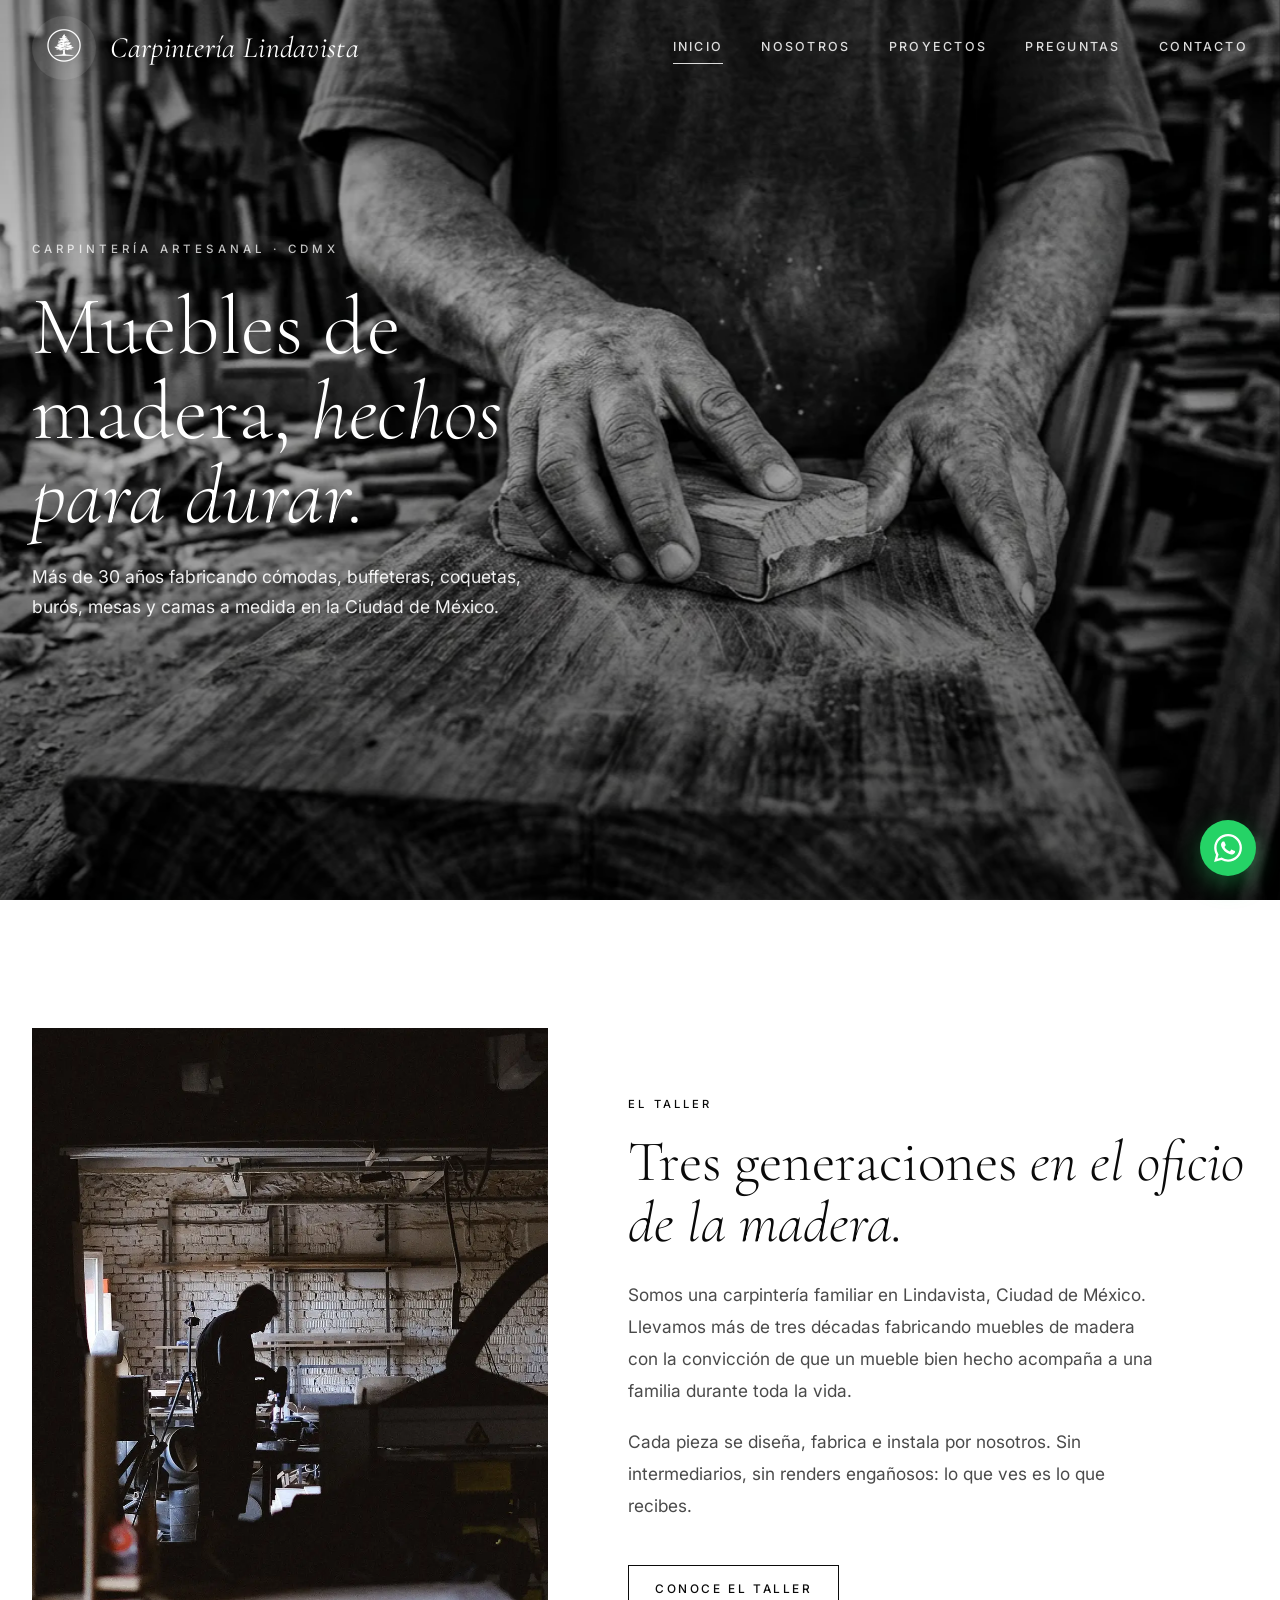
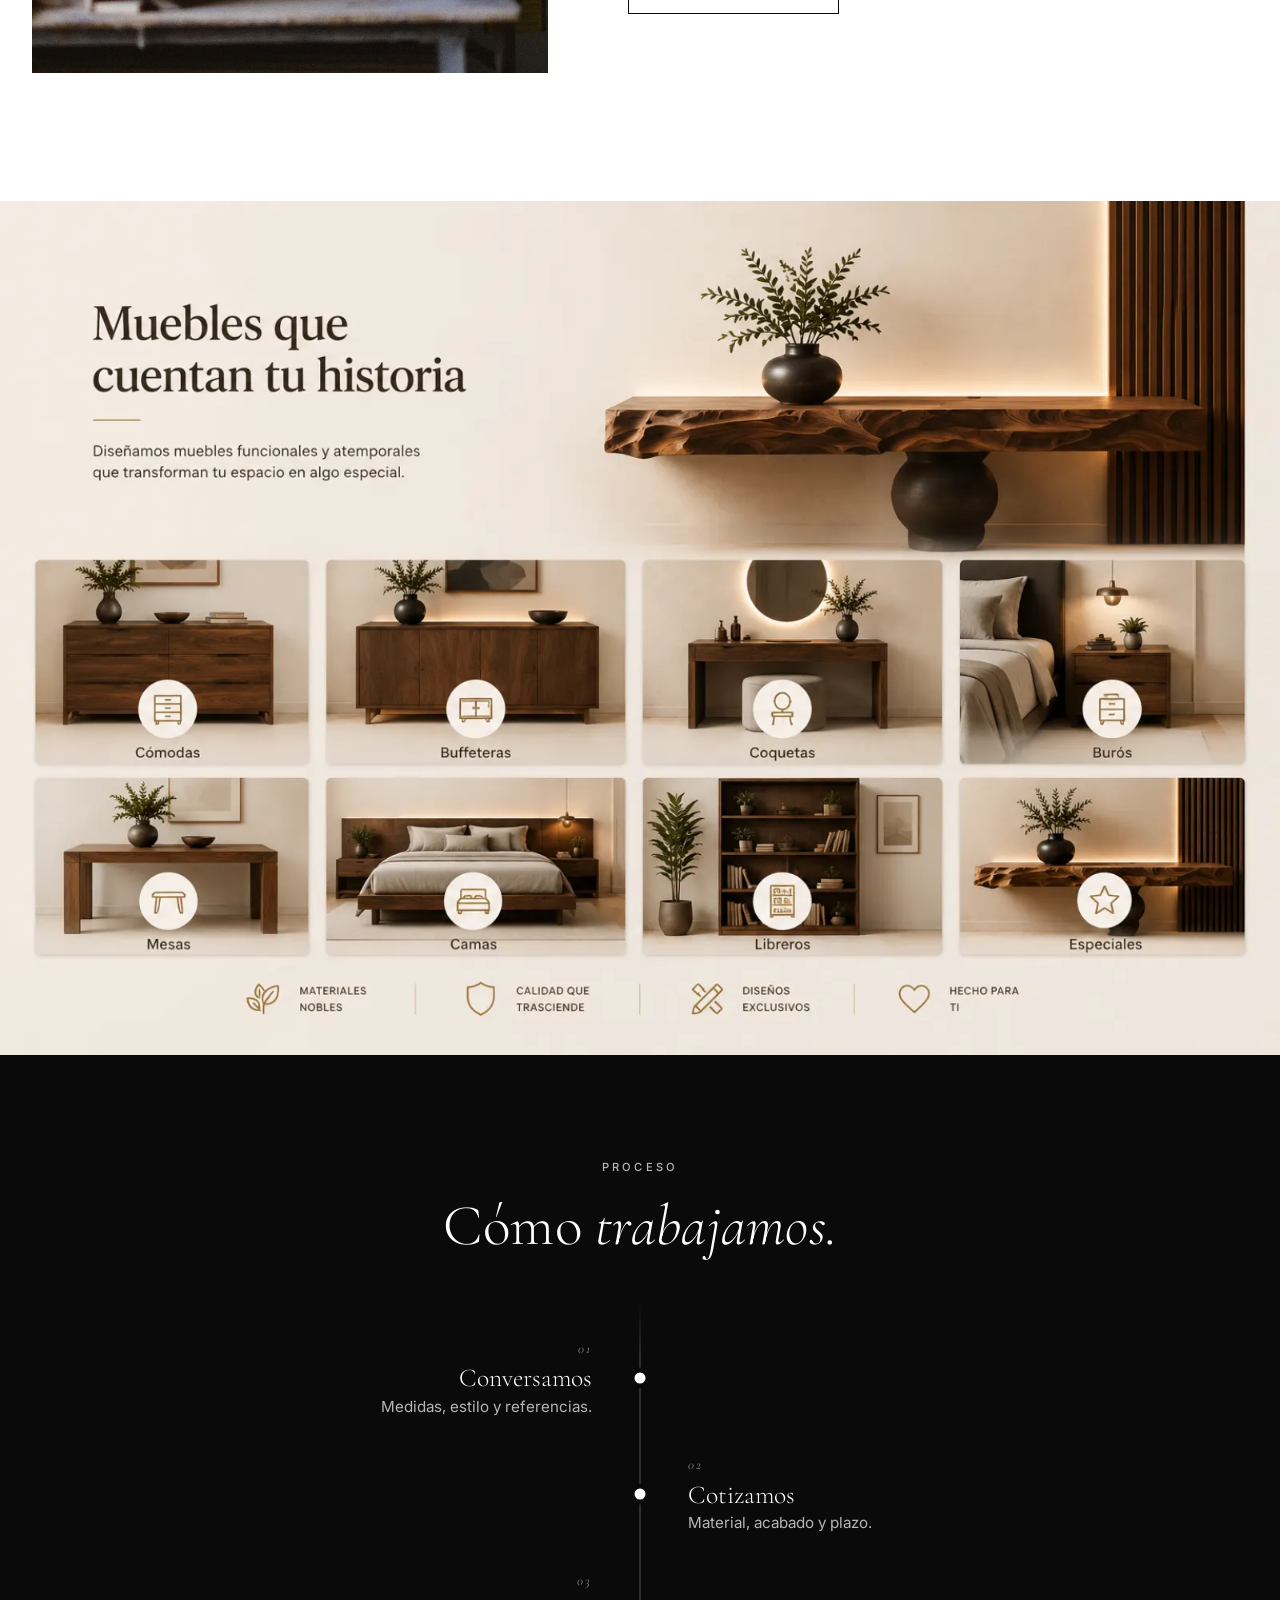
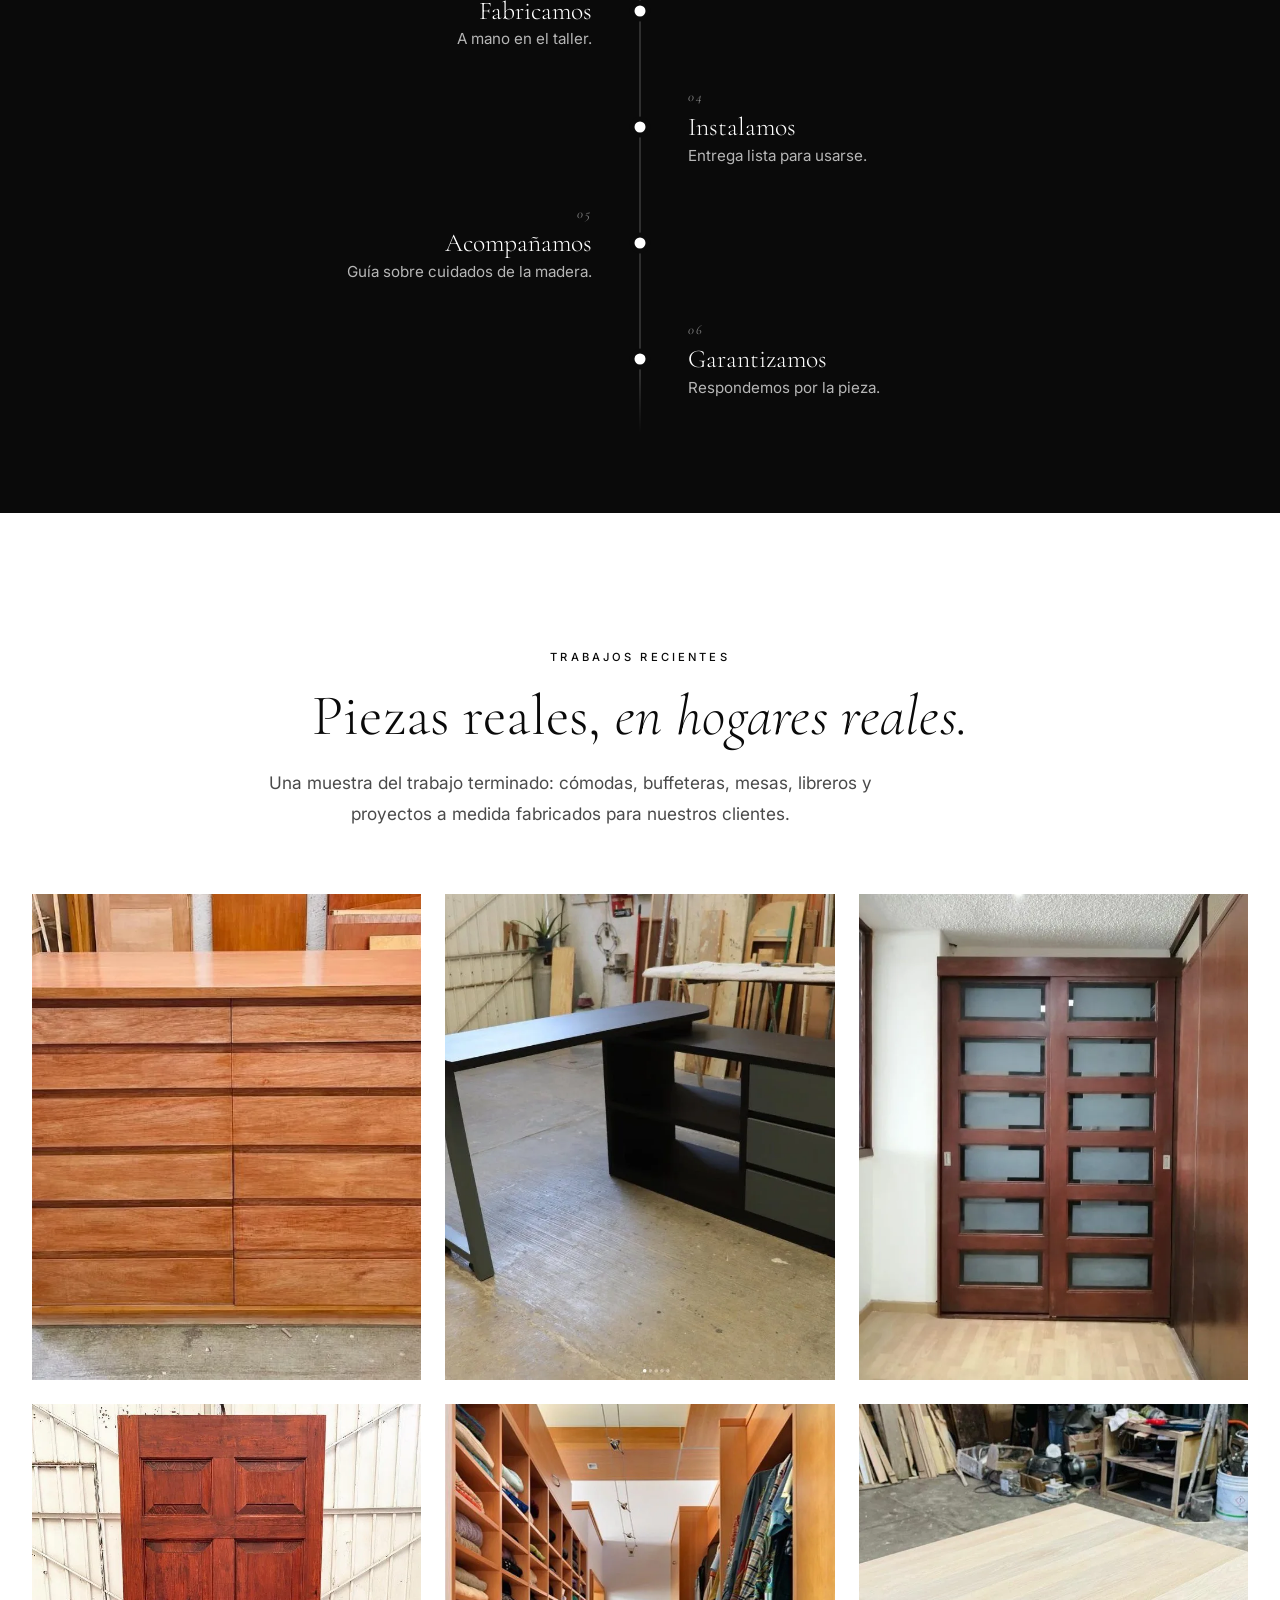
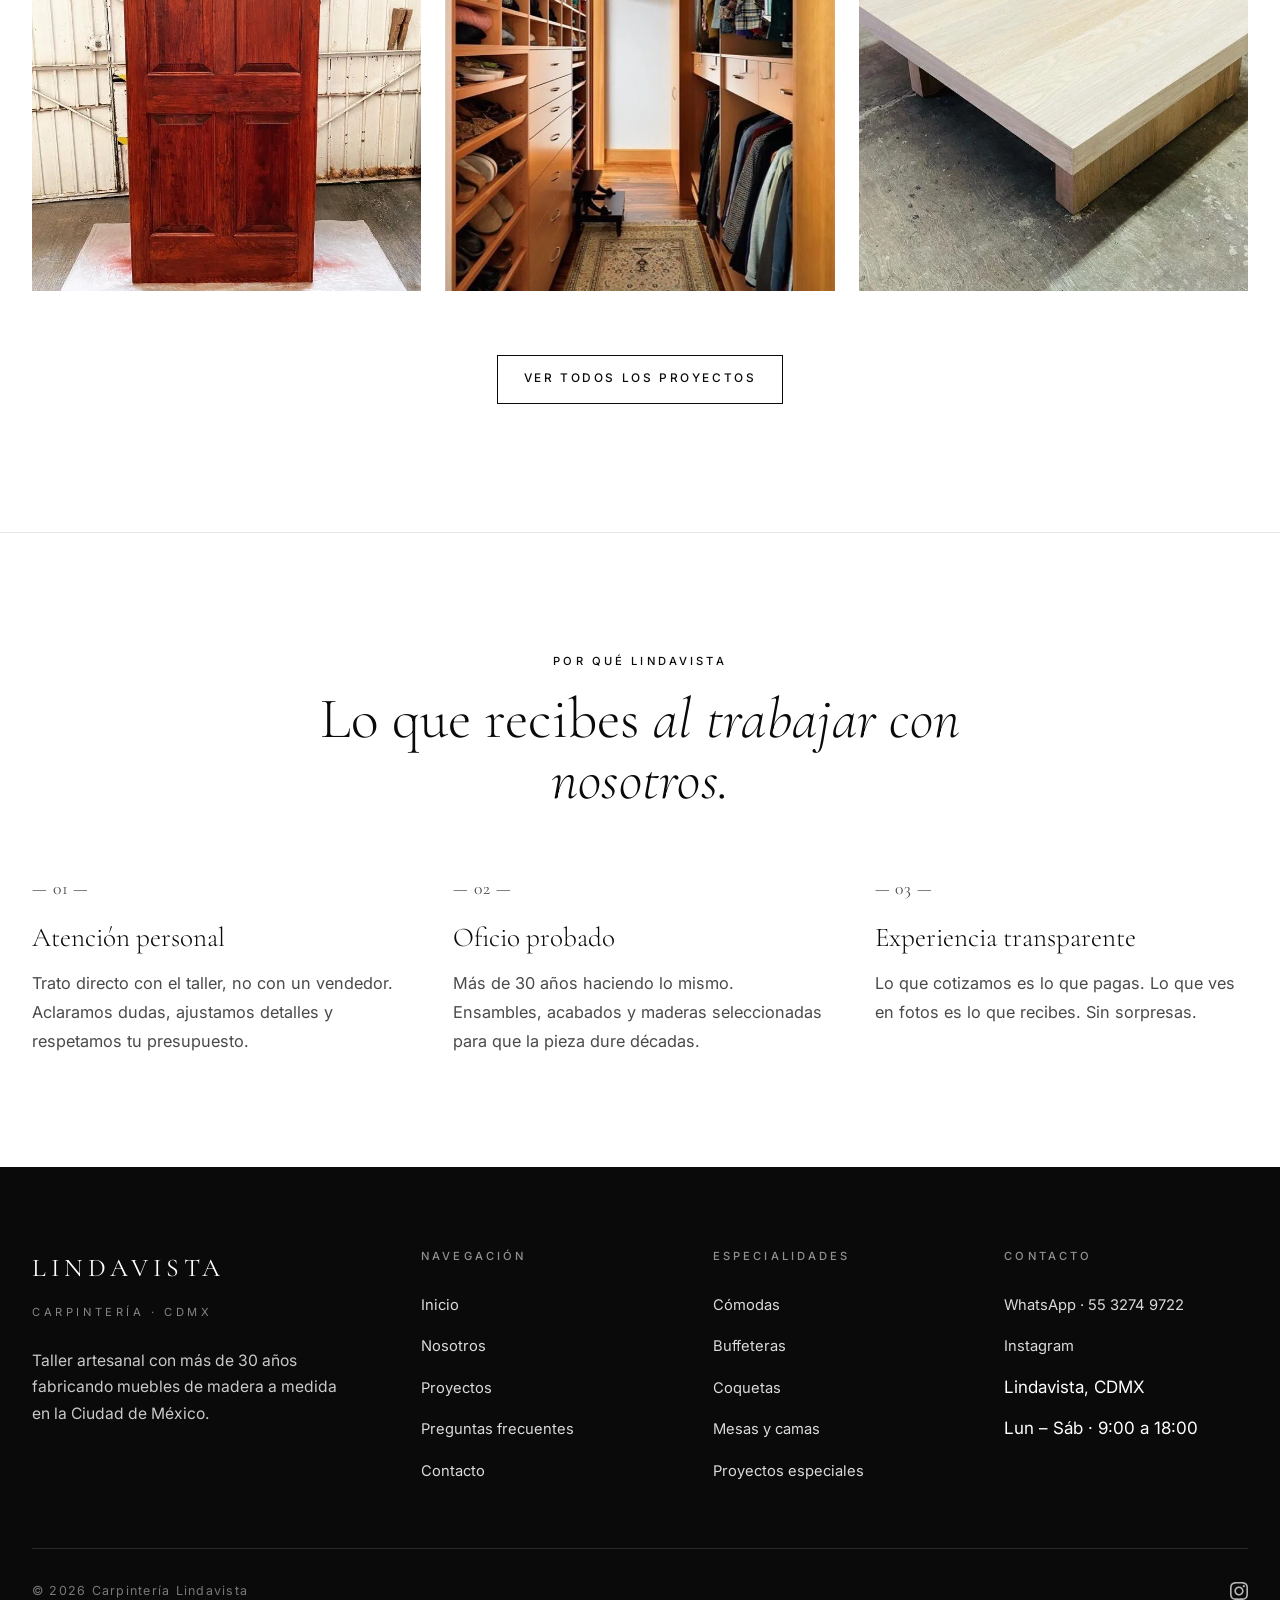
<file: index.html>
<!DOCTYPE html>
<html lang="es">
<head>
<meta charset="UTF-8">
<meta name="viewport" content="width=device-width, initial-scale=1.0">
<title>Carpintería en Lindavista CDMX · Muebles de Madera a Medida | 30 Años</title>
<meta name="description" content="Carpintería artesanal en Lindavista, CDMX. Cómodas, buffeteras, coquetas, burós, mesas y camas de madera a medida. Más de 30 años de oficio. Cotiza gratis por WhatsApp.">
<meta name="keywords" content="carpintería Lindavista, carpintería CDMX, carpintería Gustavo A Madero, muebles a medida Ciudad de México, cómodas de madera CDMX, buffeteras a medida, carpintero CDMX, taller de carpintería">
<meta name="author" content="Carpintería Lindavista">
<meta name="geo.region" content="MX-CMX">
<meta name="geo.placename" content="Lindavista, Gustavo A. Madero, Ciudad de México">
<meta name="geo.position" content="19.4895;-99.1311">
<meta name="ICBM" content="19.4895, -99.1311">
<meta name="robots" content="index, follow">
<link rel="canonical" href="https://carpinterialindavista.com.mx/">

<meta property="og:type" content="website">
<meta property="og:url" content="https://carpinterialindavista.com.mx/">
<meta property="og:title" content="Carpintería Lindavista — Muebles de Madera a Medida en CDMX">
<meta property="og:description" content="Más de 30 años fabricando muebles de madera a medida en CDMX. Cotiza sin compromiso por WhatsApp.">
<meta property="og:locale" content="es_MX">
<meta property="og:site_name" content="Carpintería Lindavista">
<meta property="og:image" content="https://carpinterialindavista.com.mx/assets/work-01.webp">

<meta name="twitter:card" content="summary_large_image">
<meta name="twitter:title" content="Carpintería Lindavista — Muebles de Madera a Medida en CDMX">
<meta name="twitter:description" content="Más de 30 años fabricando muebles de madera a medida en CDMX.">
<meta name="twitter:image" content="https://carpinterialindavista.com.mx/assets/work-01.webp">

<link rel="icon" type="image/png" sizes="16x16" href="assets/favicon-16.png?v=2">
<link rel="icon" type="image/png" sizes="32x32" href="assets/favicon-32.png?v=2">
<link rel="icon" type="image/png" sizes="192x192" href="assets/favicon-192.png?v=2">
<link rel="apple-touch-icon" sizes="180x180" href="assets/favicon-180.png?v=2">

<script async src="https://www.googletagmanager.com/gtag/js?id=G-ZH3BTLELY6"></script>
<script>
window.dataLayer = window.dataLayer || [];
function gtag(){dataLayer.push(arguments);}
gtag('js', new Date());
gtag('config', 'G-ZH3BTLELY6');
</script>

<script type="application/ld+json">
{
  "@context": "https://schema.org",
  "@type": ["LocalBusiness","HomeAndConstructionBusiness","Carpenter"],
  "@id": "https://carpinterialindavista.com.mx/#business",
  "name": "Carpintería Lindavista",
  "alternateName": "Carpintería Lindavista CDMX",
  "description": "Carpintería artesanal en Lindavista, Ciudad de México. Más de 30 años fabricando muebles de madera a medida: cómodas, buffeteras, coquetas, burós, mesas, camas, libreros, clósets y cocinas.",
  "url": "https://carpinterialindavista.com.mx",
  "telephone": "+525532749722",
  "email": "contacto@carpinterialindavista.com.mx",
  "foundingDate": "1992",
  "slogan": "Muebles de madera, hechos para durar",
  "address": {
    "@type": "PostalAddress",
    "addressLocality": "Lindavista",
    "addressRegion": "Ciudad de México",
    "postalCode": "07300",
    "addressCountry": "MX"
  },
  "geo": {
    "@type": "GeoCoordinates",
    "latitude": 19.4895,
    "longitude": -99.1311
  },
  "areaServed": [
    {"@type":"City","name":"Ciudad de México"},
    {"@type":"AdministrativeArea","name":"Gustavo A. Madero"},
    {"@type":"Place","name":"Lindavista"},
    {"@type":"Place","name":"Vallejo"},
    {"@type":"Place","name":"Aragón"},
    {"@type":"Place","name":"Azcapotzalco"},
    {"@type":"AdministrativeArea","name":"Estado de México"}
  ],
  "priceRange": "$$",
  "currenciesAccepted": "MXN",
  "paymentAccepted": "Efectivo, Transferencia",
  "image": [
    "https://carpinterialindavista.com.mx/assets/hero-bg.webp",
    "https://carpinterialindavista.com.mx/assets/work-01.webp",
    "https://carpinterialindavista.com.mx/assets/pic15.webp"
  ],
  "logo": "https://carpinterialindavista.com.mx/assets/logo.webp",
  "sameAs": [
    "https://www.instagram.com/carpinteria.lindavista/"
  ],
  "openingHoursSpecification": [
    {
      "@type": "OpeningHoursSpecification",
      "dayOfWeek": ["Monday","Tuesday","Wednesday","Thursday","Friday","Saturday"],
      "opens": "09:00",
      "closes": "18:00"
    }
  ],
  "knowsAbout": [
    "Carpintería artesanal",
    "Muebles a medida",
    "Cómodas de madera",
    "Buffeteras",
    "Coquetas",
    "Burós",
    "Mesas de madera",
    "Camas de madera",
    "Libreros a medida",
    "Clósets a medida",
    "Cocinas integrales"
  ],
  "hasOfferCatalog": {
    "@type": "OfferCatalog",
    "name": "Servicios de carpintería en CDMX",
    "itemListElement": [
      {"@type":"Offer","itemOffered":{"@type":"Service","name":"Cómodas de madera a medida","areaServed":"Ciudad de México"}},
      {"@type":"Offer","itemOffered":{"@type":"Service","name":"Buffeteras y trinchadores","areaServed":"Ciudad de México"}},
      {"@type":"Offer","itemOffered":{"@type":"Service","name":"Coquetas y tocadores","areaServed":"Ciudad de México"}},
      {"@type":"Offer","itemOffered":{"@type":"Service","name":"Burós y mesas de noche","areaServed":"Ciudad de México"}},
      {"@type":"Offer","itemOffered":{"@type":"Service","name":"Mesas de comedor y centro","areaServed":"Ciudad de México"}},
      {"@type":"Offer","itemOffered":{"@type":"Service","name":"Camas y cabeceras de madera","areaServed":"Ciudad de México"}},
      {"@type":"Offer","itemOffered":{"@type":"Service","name":"Libreros y muebles a medida","areaServed":"Ciudad de México"}},
      {"@type":"Offer","itemOffered":{"@type":"Service","name":"Clósets y vestidores","areaServed":"Ciudad de México"}},
      {"@type":"Offer","itemOffered":{"@type":"Service","name":"Cocinas integrales","areaServed":"Ciudad de México"}}
    ]
  }
}
</script>

<script type="application/ld+json">
{
  "@context": "https://schema.org",
  "@type": "WebSite",
  "url": "https://carpinterialindavista.com.mx",
  "name": "Carpintería Lindavista",
  "inLanguage": "es-MX",
  "publisher": {"@id": "https://carpinterialindavista.com.mx/#business"}
}
</script>

<link rel="preconnect" href="https://fonts.googleapis.com">
<link rel="preconnect" href="https://fonts.gstatic.com" crossorigin>
<link href="https://fonts.googleapis.com/css2?family=Cormorant+Garamond:ital,wght@0,300;0,400;1,300&family=Abril+Fatface&family=Inter:wght@300;400;500&display=swap" rel="stylesheet">
<link rel="preload" as="image" href="assets/hero-bg.webp" fetchpriority="high">
<link rel="stylesheet" href="assets/styles.css?v=25">
</head>
<body>

<!-- NAV -->
<nav class="site-nav">
  <a href="/" class="nav-brand" aria-label="Carpintería Lindavista — Inicio">
    <img src="assets/logo.webp" alt="" />
    <span>Carpintería Lindavista</span>
  </a>
  <button class="nav-toggle" aria-label="Abrir menú" aria-expanded="false">
    <span></span><span></span><span></span>
  </button>
  <div class="nav-links">
    <a href="/" class="active">Inicio</a>
    <a href="nosotros.html">Nosotros</a>
    <a href="proyectos.html">Proyectos</a>
    <a href="faq.html">Preguntas</a>
    <a href="contacto.html">Contacto</a>
  </div>
</nav>

<!-- HERO -->
<section class="hero" aria-label="Inicio">
  <div class="hero-carousel">
    <div class="hero-slide active"><img src="assets/hero-bg.webp" alt="Manos de carpintero trabajando una pieza de madera en el taller" fetchpriority="high" decoding="async"></div>
  </div>
  <div class="hero-content">
    <div class="hero-kicker">Carpintería artesanal · CDMX</div>
    <h1>Muebles de madera, <em>hechos para durar.</em></h1>
    <p class="hero-sub">Más de 30 años fabricando cómodas, buffeteras, coquetas, burós, mesas y camas a medida en la Ciudad de México.</p>
  </div>
</section>

<!-- FILOSOFÍA -->
<section class="philosophy">
  <div class="philosophy-inner">
    <div class="philosophy-img">
      <img src="assets/pic15.webp" alt="Taller de Carpintería Lindavista" loading="lazy" decoding="async">
    </div>
    <div class="philosophy-copy">
      <span class="eyebrow">El taller</span>
      <h2>Tres generaciones <em>en el oficio de la madera.</em></h2>
      <p>Somos una carpintería familiar en Lindavista, Ciudad de México. Llevamos más de tres décadas fabricando muebles de madera con la convicción de que un mueble bien hecho acompaña a una familia durante toda la vida.</p>
      <p>Cada pieza se diseña, fabrica e instala por nosotros. Sin intermediarios, sin renders engañosos: lo que ves es lo que recibes.</p>
      <a href="nosotros.html" class="btn btn-dark">Conoce el taller</a>
    </div>
  </div>
</section>

<!-- ESPECIALIDADES -->
<section class="approach">
  <img src="assets/oficio.webp?v=3" alt="Muebles que cuentan tu historia — Cómodas, buffeteras, coquetas, burós, mesas, camas, libreros y proyectos especiales" loading="lazy" decoding="async" width="1600" height="1000" class="oficio-img">
</section>

<!-- PROCESO -->
<section class="process">
  <div class="wrap">
    <div class="section-head center">
      <span class="eyebrow on-dark">Proceso</span>
      <h2>Cómo <em>trabajamos.</em></h2>
    </div>
    <ol class="timeline">
      <li><div class="t-card"><span class="t-num">01</span><span class="t-title">Conversamos</span><span class="t-desc">Medidas, estilo y referencias.</span></div></li>
      <li><div class="t-card"><span class="t-num">02</span><span class="t-title">Cotizamos</span><span class="t-desc">Material, acabado y plazo.</span></div></li>
      <li><div class="t-card"><span class="t-num">03</span><span class="t-title">Fabricamos</span><span class="t-desc">A mano en el taller.</span></div></li>
      <li><div class="t-card"><span class="t-num">04</span><span class="t-title">Instalamos</span><span class="t-desc">Entrega lista para usarse.</span></div></li>
      <li><div class="t-card"><span class="t-num">05</span><span class="t-title">Acompañamos</span><span class="t-desc">Guía sobre cuidados de la madera.</span></div></li>
      <li><div class="t-card"><span class="t-num">06</span><span class="t-title">Garantizamos</span><span class="t-desc">Respondemos por la pieza.</span></div></li>
    </ol>
  </div>
</section>

<!-- PORTFOLIO PREVIEW -->
<section class="portfolio-preview">
  <div class="wrap">
    <div class="section-head center">
      <span class="eyebrow">Trabajos recientes</span>
      <h2>Piezas reales, <em>en hogares reales.</em></h2>
      <p>Una muestra del trabajo terminado: cómodas, buffeteras, mesas, libreros y proyectos a medida fabricados para nuestros clientes.</p>
    </div>
    <div class="portfolio-grid">
      <a href="proyectos.html" class="portfolio-card"><img src="assets/work-02.webp" alt="Mueble a medida" loading="lazy"></a>
      <a href="proyectos.html" class="portfolio-card"><img src="assets/work-05.webp" alt="Mueble a medida" loading="lazy"></a>
      <a href="proyectos.html" class="portfolio-card"><img src="assets/work-08.webp" alt="Mueble a medida" loading="lazy"></a>
      <a href="proyectos.html" class="portfolio-card"><img src="assets/work-11.webp" alt="Mueble a medida" loading="lazy"></a>
      <a href="proyectos.html" class="portfolio-card"><img src="assets/work-13.webp" alt="Mueble a medida" loading="lazy"></a>
      <a href="proyectos.html" class="portfolio-card"><img src="assets/work-03.webp" alt="Mueble a medida" loading="lazy"></a>
    </div>
    <div class="portfolio-cta">
      <a href="proyectos.html" class="btn btn-dark">Ver todos los proyectos</a>
    </div>
  </div>
</section>

<!-- ASSURANCES -->
<section class="assurances">
  <div class="wrap">
    <div class="section-head center">
      <span class="eyebrow">Por qué Lindavista</span>
      <h2>Lo que recibes <em>al trabajar con nosotros.</em></h2>
    </div>
    <div class="assurances-grid">
      <div class="assurance">
        <div class="num">— 01 —</div>
        <h3>Atención personal</h3>
        <p>Trato directo con el taller, no con un vendedor. Aclaramos dudas, ajustamos detalles y respetamos tu presupuesto.</p>
      </div>
      <div class="assurance">
        <div class="num">— 02 —</div>
        <h3>Oficio probado</h3>
        <p>Más de 30 años haciendo lo mismo. Ensambles, acabados y maderas seleccionadas para que la pieza dure décadas.</p>
      </div>
      <div class="assurance">
        <div class="num">— 03 —</div>
        <h3>Experiencia transparente</h3>
        <p>Lo que cotizamos es lo que pagas. Lo que ves en fotos es lo que recibes. Sin sorpresas.</p>
      </div>
    </div>
  </div>
</section>

<!-- FOOTER -->
<footer class="site-footer">
  <div class="wrap">
    <div class="footer-grid">
      <div class="footer-brand-block">
        <div class="footer-brand">Lindavista</div>
        <small>Carpintería · CDMX</small>
        <p>Taller artesanal con más de 30 años fabricando muebles de madera a medida en la Ciudad de México.</p>
      </div>
      <div class="footer-col">
        <h4>Navegación</h4>
        <ul>
          <li><a href="/">Inicio</a></li>
          <li><a href="nosotros.html">Nosotros</a></li>
          <li><a href="proyectos.html">Proyectos</a></li>
          <li><a href="faq.html">Preguntas frecuentes</a></li>
          <li><a href="contacto.html">Contacto</a></li>
        </ul>
      </div>
      <div class="footer-col">
        <h4>Especialidades</h4>
        <ul>
          <li><a href="proyectos.html">Cómodas</a></li>
          <li><a href="proyectos.html">Buffeteras</a></li>
          <li><a href="proyectos.html">Coquetas</a></li>
          <li><a href="proyectos.html">Mesas y camas</a></li>
          <li><a href="proyectos.html">Proyectos especiales</a></li>
        </ul>
      </div>
      <div class="footer-col">
        <h4>Contacto</h4>
        <ul>
          <li><a href="https://wa.me/5215532749722">WhatsApp · 55 3274 9722</a></li>
          <li><a href="https://www.instagram.com/carpinteria.lindavista/" target="_blank" rel="noopener">Instagram</a></li>
          <li>Lindavista, CDMX</li>
          <li>Lun – Sáb · 9:00 a 18:00</li>
        </ul>
      </div>
    </div>
    <div class="footer-bottom">
      <p>© 2026 Carpintería Lindavista</p>
      <div class="footer-social">
        <a href="https://www.instagram.com/carpinteria.lindavista/" target="_blank" rel="noopener" aria-label="Instagram">
          <svg width="18" height="18" viewBox="0 0 24 24" fill="currentColor"><path d="M12 2.163c3.204 0 3.584.012 4.85.07 3.252.148 4.771 1.691 4.919 4.919.058 1.265.069 1.645.069 4.849 0 3.205-.012 3.584-.069 4.849-.149 3.225-1.664 4.771-4.919 4.919-1.266.058-1.644.07-4.85.07-3.204 0-3.584-.012-4.849-.07-3.26-.149-4.771-1.699-4.919-4.92-.058-1.265-.07-1.644-.07-4.849 0-3.204.013-3.583.07-4.849.149-3.227 1.664-4.771 4.919-4.919 1.266-.057 1.645-.069 4.849-.069zm0-2.163c-3.259 0-3.667.014-4.947.072-4.358.2-6.78 2.618-6.98 6.98-.059 1.281-.073 1.689-.073 4.948 0 3.259.014 3.668.072 4.948.2 4.358 2.618 6.78 6.98 6.98 1.281.058 1.689.072 4.948.072 3.259 0 3.668-.014 4.948-.072 4.354-.2 6.782-2.618 6.979-6.98.059-1.28.073-1.689.073-4.948 0-3.259-.014-3.667-.072-4.947-.196-4.354-2.617-6.78-6.979-6.98-1.281-.059-1.69-.073-4.949-.073zm0 5.838c-3.403 0-6.162 2.759-6.162 6.162s2.759 6.163 6.162 6.163 6.162-2.759 6.162-6.163c0-3.403-2.759-6.162-6.162-6.162zm0 10.162c-2.209 0-4-1.79-4-4 0-2.209 1.791-4 4-4s4 1.791 4 4c0 2.21-1.791 4-4 4zm6.406-11.845c-.796 0-1.441.645-1.441 1.44s.645 1.44 1.441 1.44c.795 0 1.439-.645 1.439-1.44s-.644-1.44-1.439-1.44z"/></svg>
        </a>
      </div>
    </div>
  </div>
</footer>

<!-- WhatsApp flotante -->
<a href="https://wa.me/5215532749722?text=Hola%2C%20vengo%20de%20la%20web%20y%20me%20interesa%20cotizar%20un%20proyecto." class="wsp-float" target="_blank" rel="noopener" aria-label="Contactar por WhatsApp">
  <svg viewBox="0 0 24 24"><path d="M17.472 14.382c-.297-.149-1.758-.867-2.03-.967-.273-.099-.471-.148-.67.15-.197.297-.767.966-.94 1.164-.173.199-.347.223-.644.075-.297-.15-1.255-.463-2.39-1.475-.883-.788-1.48-1.761-1.653-2.059-.173-.297-.018-.458.13-.606.134-.133.298-.347.446-.52.149-.174.198-.298.298-.497.099-.198.05-.371-.025-.52-.075-.149-.669-1.612-.916-2.207-.242-.579-.487-.5-.669-.51-.173-.008-.371-.01-.57-.01-.198 0-.52.074-.792.372-.272.297-1.04 1.016-1.04 2.479 0 1.462 1.065 2.875 1.213 3.074.149.198 2.096 3.2 5.077 4.487.709.306 1.262.489 1.694.625.712.227 1.36.195 1.871.118.571-.085 1.758-.719 2.006-1.413.248-.694.248-1.289.173-1.413-.074-.124-.272-.198-.57-.347m-5.421 7.403h-.004a9.87 9.87 0 01-5.031-1.378l-.361-.214-3.741.982.998-3.648-.235-.374a9.86 9.86 0 01-1.51-5.26c.001-5.45 4.436-9.884 9.888-9.884 2.64 0 5.122 1.03 6.988 2.898a9.825 9.825 0 012.893 6.994c-.003 5.45-4.437 9.884-9.885 9.884m8.413-18.297A11.815 11.815 0 0012.05 0C5.495 0 .16 5.335.157 11.892c0 2.096.547 4.142 1.588 5.945L.057 24l6.305-1.654a11.882 11.882 0 005.683 1.448h.005c6.554 0 11.89-5.335 11.893-11.893a11.821 11.821 0 00-3.48-8.413z"/></svg>
</a>

<script src="assets/site.js?v=25"></script>
</body>
</html>
</file>
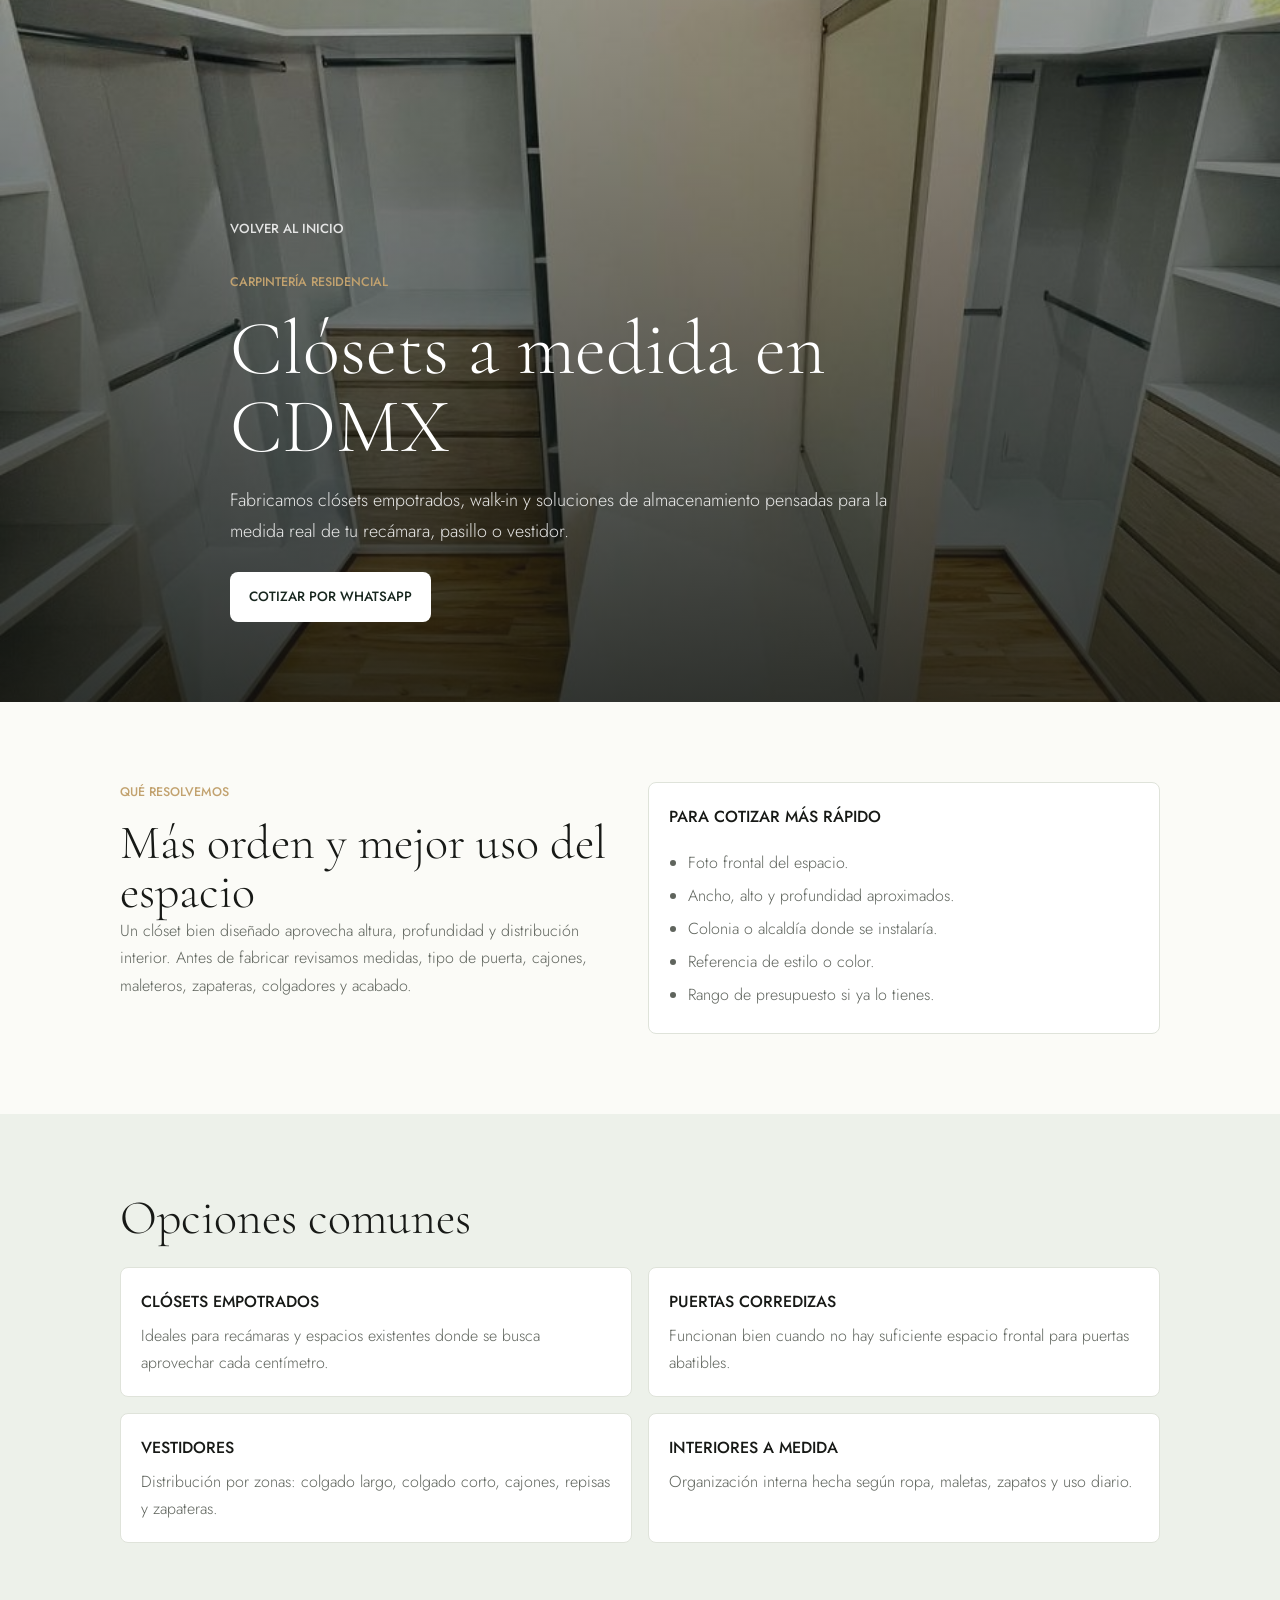
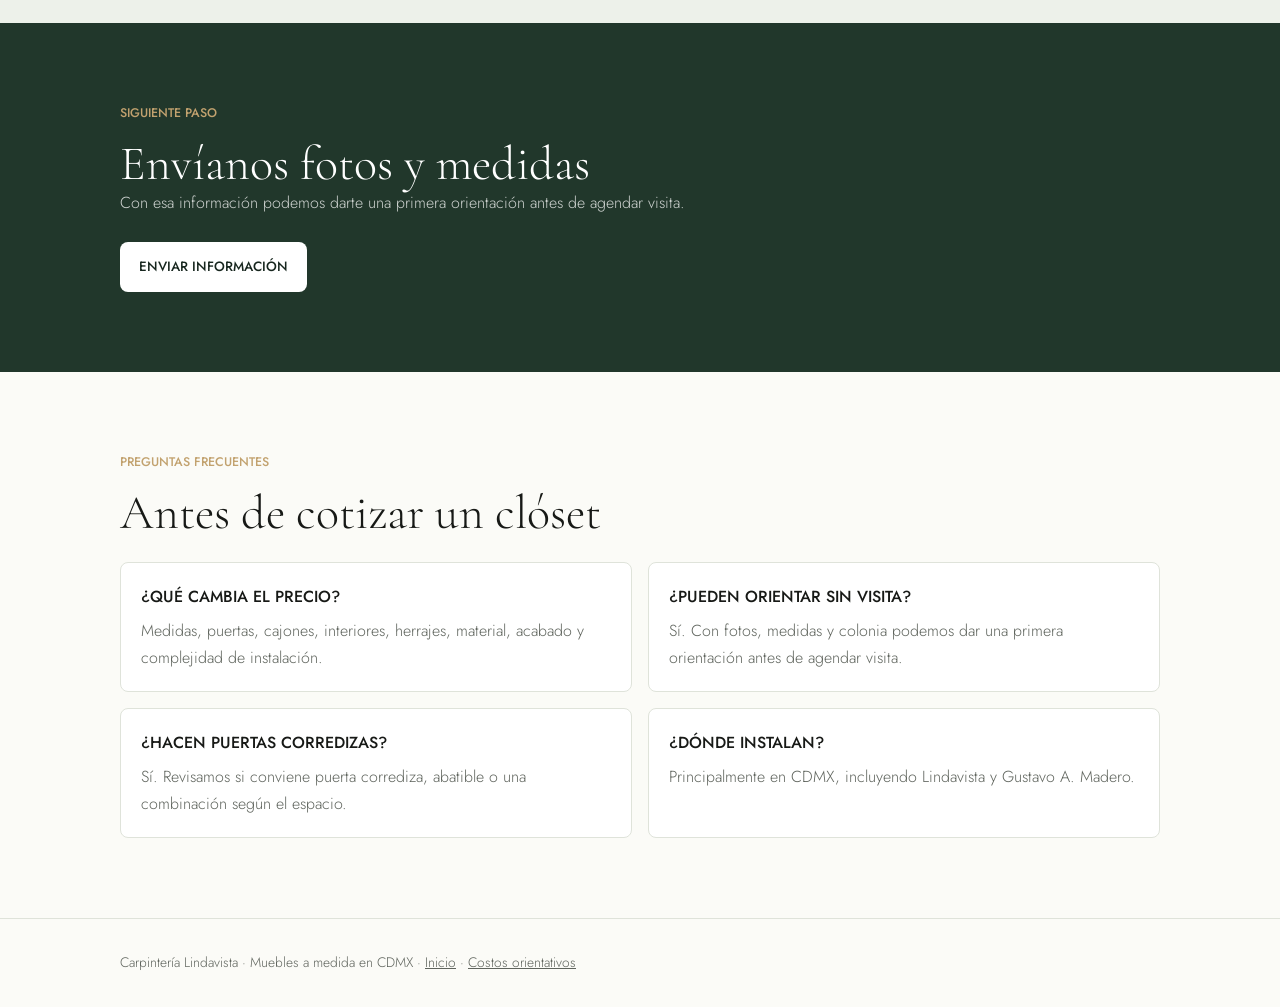
<file: closets-a-medida-cdmx/index.html>
<!DOCTYPE html>
<html lang="es">
<head>
<meta charset="UTF-8">
<!-- Google Analytics (GA4) -->
<script async src="https://www.googletagmanager.com/gtag/js?id=G-ZH3BTLELY6"></script>
<script>
window.dataLayer = window.dataLayer || [];
function gtag(){dataLayer.push(arguments);}
gtag('js', new Date());
gtag('config', 'G-ZH3BTLELY6');
</script>
<link rel="icon" type="image/png" sizes="32x32" href="../assets/favicon-32.png">
<link rel="apple-touch-icon" href="../assets/favicon.png">
<meta name="viewport" content="width=device-width, initial-scale=1.0">
<title>Clósets a Medida en CDMX | Carpintería Lindavista</title>
<meta name="description" content="Diseño, fabricación e instalación de clósets a medida en CDMX. Distribución interior, puertas abatibles o corredizas y acabados según tu espacio. Cotiza por WhatsApp.">
<link rel="canonical" href="https://carpinterialindavista.com.mx/closets-a-medida-cdmx/">
<meta property="og:title" content="Clósets a Medida en CDMX | Carpintería Lindavista">
<meta property="og:description" content="Clósets empotrados, walk-in y soluciones de almacenamiento fabricadas a medida en CDMX.">
<meta property="og:image" content="https://carpinterialindavista.com.mx/assets/work-01.jpg">
<meta property="og:url" content="https://carpinterialindavista.com.mx/closets-a-medida-cdmx/">
<script type="application/ld+json">
{
  "@context": "https://schema.org",
  "@type": "Service",
  "name": "Clósets a medida en CDMX",
  "provider": {
    "@type": "HomeAndConstructionBusiness",
    "name": "Carpintería Lindavista",
    "url": "https://carpinterialindavista.com.mx",
    "telephone": "+525532749722"
  },
  "areaServed": "Ciudad de México",
  "serviceType": "Fabricación e instalación de clósets a medida"
}
</script>
<script type="application/ld+json">
{
  "@context": "https://schema.org",
  "@type": "FAQPage",
  "mainEntity": [
    {
      "@type": "Question",
      "name": "¿Qué medidas necesito para cotizar un clóset a medida?",
      "acceptedAnswer": {
        "@type": "Answer",
        "text": "Para una primera orientación necesitamos ancho, alto, profundidad aproximada, fotos del espacio, colonia y una referencia de estilo o acabado."
      }
    },
    {
      "@type": "Question",
      "name": "¿Hacen clósets con puertas corredizas?",
      "acceptedAnswer": {
        "@type": "Answer",
        "text": "Sí. Podemos revisar puertas corredizas, abatibles o interiores abiertos según el espacio disponible y el uso del clóset."
      }
    }
  ]
}
</script>
<link href="https://fonts.googleapis.com/css2?family=Cormorant+Garamond:wght@300;400&amp;family=Jost:wght@300;400;500&amp;display=swap" rel="stylesheet">
<style>
*{box-sizing:border-box;margin:0;padding:0}body{font-family:Jost,Arial,sans-serif;background:#fbfbf7;color:#171916;font-weight:300;line-height:1.7}a{color:inherit}.wrap{max-width:1080px;margin:0 auto;padding:0 1.25rem}.hero{min-height:78svh;display:grid;align-items:end;background:linear-gradient(180deg,rgba(15,18,15,.34),rgba(15,18,15,.84)),url('../assets/work-01.jpg') center/cover;color:#fff}.hero .wrap{padding-top:6rem;padding-bottom:5rem}.back{display:inline-flex;margin-bottom:2rem;text-decoration:none;font-size:.82rem;font-weight:500;text-transform:uppercase;color:rgba(255,255,255,.84)}.eyebrow{display:block;margin-bottom:1rem;color:#c2a26f;font-size:.78rem;font-weight:500;text-transform:uppercase}h1,h2{font-family:'Cormorant Garamond',Georgia,serif;font-weight:300;line-height:1.02}h1{max-width:820px;font-size:4.8rem}h2{font-size:3rem}.lead{max-width:680px;margin-top:1.2rem;color:rgba(255,255,255,.88);font-size:1.12rem}.btn{display:inline-flex;margin-top:1.6rem;min-height:48px;align-items:center;justify-content:center;border-radius:8px;background:#fff;color:#17261e;padding:.85rem 1.2rem;text-decoration:none;font-size:.84rem;font-weight:500;text-transform:uppercase}.section{padding:5rem 0}.grid{display:grid;grid-template-columns:1fr 1fr;gap:1rem}.card{border:1px solid #dfe3da;border-radius:8px;background:#fff;padding:1.25rem}.card b{display:block;margin-bottom:.4rem;font-weight:500;text-transform:uppercase}.card p,.section p,.list li{color:#5f645d}.list{margin-top:1.2rem;padding-left:1.2rem}.list li{margin:.35rem 0}.cta{background:#21372b;color:#fff}.cta p{color:rgba(255,255,255,.78)}.cta .btn{background:#fff;color:#17261e}footer{padding:2rem 0;border-top:1px solid #dfe3da;color:#5f645d;font-size:.86rem}@media(max-width:720px){h1{font-size:3rem}h2{font-size:2.3rem}.grid{grid-template-columns:1fr}.hero{min-height:70svh}}
</style>
</head>
<body>
<section class="hero">
  <div class="wrap">
    <a class="back" href="../">Volver al inicio</a>
    <span class="eyebrow">Carpintería residencial</span>
    <h1>Clósets a medida en CDMX</h1>
    <p class="lead">Fabricamos clósets empotrados, walk-in y soluciones de almacenamiento pensadas para la medida real de tu recámara, pasillo o vestidor.</p>
    <a class="btn" onclick="gtag('event','generate_lead',{event_category:'WhatsApp',event_label:'Closets'})" href="https://wa.me/5215532749722?text=Hola%2C%20vengo%20de%20la%20p%C3%A1gina%20de%20cl%C3%B3sets%20a%20medida%20y%20quiero%20cotizar.%20Tengo%20fotos%20y%20medidas%20aproximadas." target="_blank" rel="noopener">Cotizar por WhatsApp</a>
  </div>
</section>
<main>
  <section class="section">
    <div class="wrap grid">
      <div>
        <span class="eyebrow">Qué resolvemos</span>
        <h2>Más orden y mejor uso del espacio</h2>
        <p>Un clóset bien diseñado aprovecha altura, profundidad y distribución interior. Antes de fabricar revisamos medidas, tipo de puerta, cajones, maleteros, zapateras, colgadores y acabado.</p>
      </div>
      <div class="card">
        <b>Para cotizar más rápido</b>
        <ul class="list">
          <li>Foto frontal del espacio.</li>
          <li>Ancho, alto y profundidad aproximados.</li>
          <li>Colonia o alcaldía donde se instalaría.</li>
          <li>Referencia de estilo o color.</li>
          <li>Rango de presupuesto si ya lo tienes.</li>
        </ul>
      </div>
    </div>
  </section>
  <section class="section" style="background:#edf1ea">
    <div class="wrap">
      <h2>Opciones comunes</h2>
      <div class="grid" style="margin-top:1.5rem">
        <div class="card"><b>Clósets empotrados</b><p>Ideales para recámaras y espacios existentes donde se busca aprovechar cada centímetro.</p></div>
        <div class="card"><b>Puertas corredizas</b><p>Funcionan bien cuando no hay suficiente espacio frontal para puertas abatibles.</p></div>
        <div class="card"><b>Vestidores</b><p>Distribución por zonas: colgado largo, colgado corto, cajones, repisas y zapateras.</p></div>
        <div class="card"><b>Interiores a medida</b><p>Organización interna hecha según ropa, maletas, zapatos y uso diario.</p></div>
      </div>
    </div>
  </section>
  <section class="section cta">
    <div class="wrap">
      <span class="eyebrow">Siguiente paso</span>
      <h2>Envíanos fotos y medidas</h2>
      <p>Con esa información podemos darte una primera orientación antes de agendar visita.</p>
      <a class="btn" onclick="gtag('event','generate_lead',{event_category:'WhatsApp',event_label:'Closets'})" href="https://wa.me/5215532749722?text=Hola%2C%20vengo%20de%20la%20p%C3%A1gina%20de%20cl%C3%B3sets%20a%20medida.%20Les%20env%C3%ADo%20fotos%20y%20medidas." target="_blank" rel="noopener">Enviar información</a>
    </div>
  </section>
  <section class="section">
    <div class="wrap">
      <span class="eyebrow">Preguntas frecuentes</span>
      <h2>Antes de cotizar un clóset</h2>
      <div class="grid" style="margin-top:1.5rem">
        <div class="card"><b>¿Qué cambia el precio?</b><p>Medidas, puertas, cajones, interiores, herrajes, material, acabado y complejidad de instalación.</p></div>
        <div class="card"><b>¿Pueden orientar sin visita?</b><p>Sí. Con fotos, medidas y colonia podemos dar una primera orientación antes de agendar visita.</p></div>
        <div class="card"><b>¿Hacen puertas corredizas?</b><p>Sí. Revisamos si conviene puerta corrediza, abatible o una combinación según el espacio.</p></div>
        <div class="card"><b>¿Dónde instalan?</b><p>Principalmente en CDMX, incluyendo Lindavista y Gustavo A. Madero.</p></div>
      </div>
    </div>
  </section>
</main>
<footer><div class="wrap">Carpintería Lindavista · Muebles a medida en CDMX · <a href="../">Inicio</a> · <a href="../costos-carpinteria-cdmx/">Costos orientativos</a></div></footer>
</body>
</html>
</file>
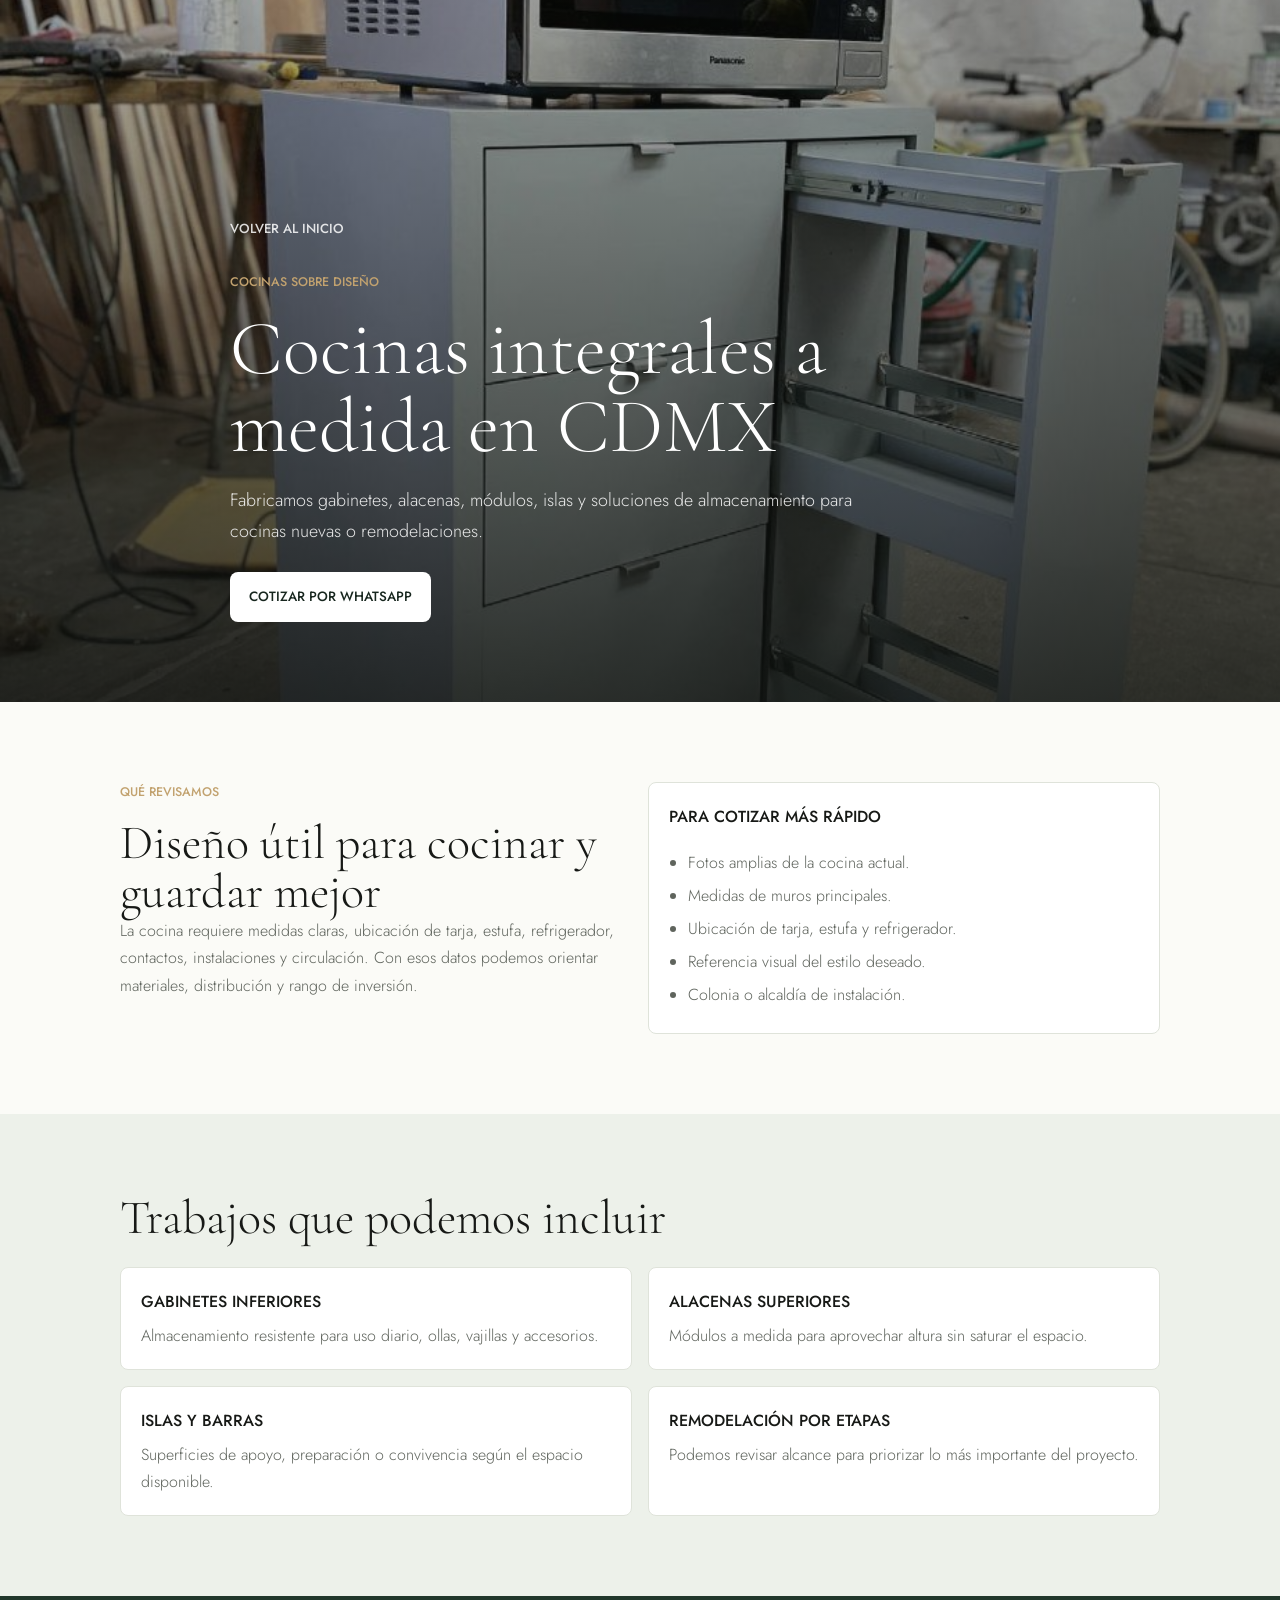
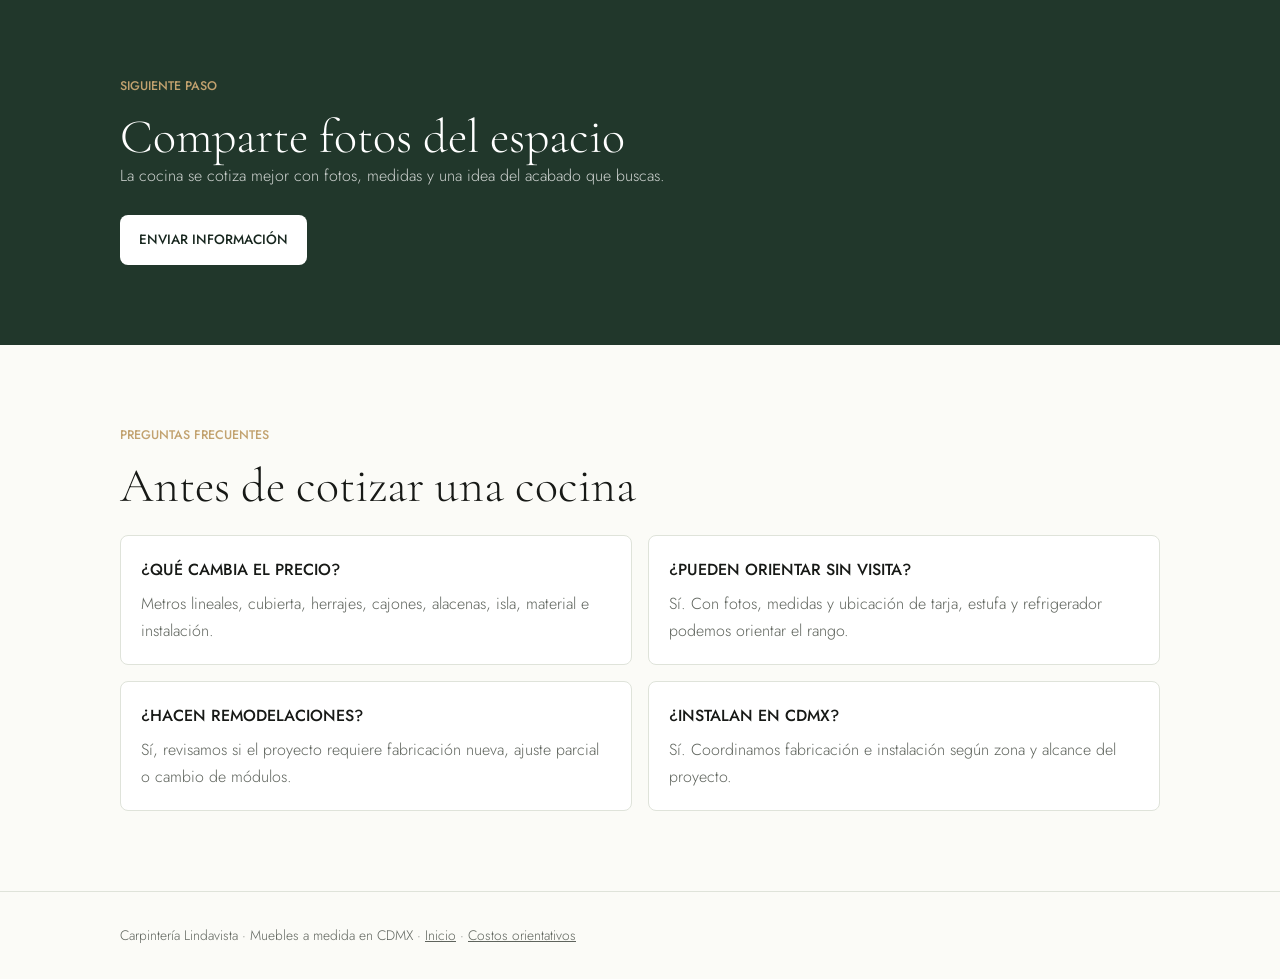
<file: cocinas-integrales-cdmx/index.html>
<!DOCTYPE html>
<html lang="es">
<head>
<meta charset="UTF-8">
<!-- Google Analytics (GA4) -->
<script async src="https://www.googletagmanager.com/gtag/js?id=G-ZH3BTLELY6"></script>
<script>
window.dataLayer = window.dataLayer || [];
function gtag(){dataLayer.push(arguments);}
gtag('js', new Date());
gtag('config', 'G-ZH3BTLELY6');
</script>
<link rel="icon" type="image/png" sizes="32x32" href="../assets/favicon-32.png">
<link rel="apple-touch-icon" href="../assets/favicon.png">
<meta name="viewport" content="width=device-width, initial-scale=1.0">
<title>Cocinas Integrales en CDMX | Carpintería Lindavista</title>
<meta name="description" content="Fabricación e instalación de cocinas integrales a medida en CDMX. Gabinetes, alacenas, islas y soluciones de almacenamiento para cocina. Cotiza por WhatsApp.">
<link rel="canonical" href="https://carpinterialindavista.com.mx/cocinas-integrales-cdmx/">
<meta property="og:title" content="Cocinas Integrales en CDMX | Carpintería Lindavista">
<meta property="og:description" content="Cocinas integrales fabricadas a medida para casas, departamentos y remodelaciones en CDMX.">
<meta property="og:image" content="https://carpinterialindavista.com.mx/assets/work-09.jpg">
<meta property="og:url" content="https://carpinterialindavista.com.mx/cocinas-integrales-cdmx/">
<script type="application/ld+json">
{
  "@context": "https://schema.org",
  "@type": "Service",
  "name": "Cocinas integrales en CDMX",
  "provider": {
    "@type": "HomeAndConstructionBusiness",
    "name": "Carpintería Lindavista",
    "url": "https://carpinterialindavista.com.mx",
    "telephone": "+525532749722"
  },
  "areaServed": "Ciudad de México",
  "serviceType": "Fabricación e instalación de cocinas integrales"
}
</script>
<script type="application/ld+json">
{
  "@context": "https://schema.org",
  "@type": "FAQPage",
  "mainEntity": [
    {
      "@type": "Question",
      "name": "¿Qué necesito para cotizar una cocina integral?",
      "acceptedAnswer": {
        "@type": "Answer",
        "text": "Necesitamos fotos amplias, medidas de muros principales, ubicación de tarja, estufa y refrigerador, colonia y una referencia de estilo."
      }
    },
    {
      "@type": "Question",
      "name": "¿Pueden remodelar una cocina existente?",
      "acceptedAnswer": {
        "@type": "Answer",
        "text": "Sí. Podemos revisar el alcance por WhatsApp con fotos y medidas para saber si conviene remodelación parcial o fabricación nueva."
      }
    }
  ]
}
</script>
<link href="https://fonts.googleapis.com/css2?family=Cormorant+Garamond:wght@300;400&amp;family=Jost:wght@300;400;500&amp;display=swap" rel="stylesheet">
<style>
*{box-sizing:border-box;margin:0;padding:0}body{font-family:Jost,Arial,sans-serif;background:#fbfbf7;color:#171916;font-weight:300;line-height:1.7}a{color:inherit}.wrap{max-width:1080px;margin:0 auto;padding:0 1.25rem}.hero{min-height:78svh;display:grid;align-items:end;background:linear-gradient(180deg,rgba(15,18,15,.34),rgba(15,18,15,.84)),url('../assets/work-09.jpg') center/cover;color:#fff}.hero .wrap{padding-top:6rem;padding-bottom:5rem}.back{display:inline-flex;margin-bottom:2rem;text-decoration:none;font-size:.82rem;font-weight:500;text-transform:uppercase;color:rgba(255,255,255,.84)}.eyebrow{display:block;margin-bottom:1rem;color:#c2a26f;font-size:.78rem;font-weight:500;text-transform:uppercase}h1,h2{font-family:'Cormorant Garamond',Georgia,serif;font-weight:300;line-height:1.02}h1{max-width:820px;font-size:4.8rem}h2{font-size:3rem}.lead{max-width:680px;margin-top:1.2rem;color:rgba(255,255,255,.88);font-size:1.12rem}.btn{display:inline-flex;margin-top:1.6rem;min-height:48px;align-items:center;justify-content:center;border-radius:8px;background:#fff;color:#17261e;padding:.85rem 1.2rem;text-decoration:none;font-size:.84rem;font-weight:500;text-transform:uppercase}.section{padding:5rem 0}.grid{display:grid;grid-template-columns:1fr 1fr;gap:1rem}.card{border:1px solid #dfe3da;border-radius:8px;background:#fff;padding:1.25rem}.card b{display:block;margin-bottom:.4rem;font-weight:500;text-transform:uppercase}.card p,.section p,.list li{color:#5f645d}.list{margin-top:1.2rem;padding-left:1.2rem}.list li{margin:.35rem 0}.cta{background:#21372b;color:#fff}.cta p{color:rgba(255,255,255,.78)}.cta .btn{background:#fff;color:#17261e}footer{padding:2rem 0;border-top:1px solid #dfe3da;color:#5f645d;font-size:.86rem}@media(max-width:720px){h1{font-size:3rem}h2{font-size:2.3rem}.grid{grid-template-columns:1fr}.hero{min-height:70svh}}
</style>
</head>
<body>
<section class="hero">
  <div class="wrap">
    <a class="back" href="../">Volver al inicio</a>
    <span class="eyebrow">Cocinas sobre diseño</span>
    <h1>Cocinas integrales a medida en CDMX</h1>
    <p class="lead">Fabricamos gabinetes, alacenas, módulos, islas y soluciones de almacenamiento para cocinas nuevas o remodelaciones.</p>
    <a class="btn" onclick="gtag('event','generate_lead',{event_category:'WhatsApp',event_label:'Cocinas'})" href="https://wa.me/5215532749722?text=Hola%2C%20vengo%20de%20la%20p%C3%A1gina%20de%20cocinas%20integrales%20y%20quiero%20cotizar.%20Tengo%20fotos%20y%20medidas%20aproximadas." target="_blank" rel="noopener">Cotizar por WhatsApp</a>
  </div>
</section>
<main>
  <section class="section">
    <div class="wrap grid">
      <div>
        <span class="eyebrow">Qué revisamos</span>
        <h2>Diseño útil para cocinar y guardar mejor</h2>
        <p>La cocina requiere medidas claras, ubicación de tarja, estufa, refrigerador, contactos, instalaciones y circulación. Con esos datos podemos orientar materiales, distribución y rango de inversión.</p>
      </div>
      <div class="card">
        <b>Para cotizar más rápido</b>
        <ul class="list">
          <li>Fotos amplias de la cocina actual.</li>
          <li>Medidas de muros principales.</li>
          <li>Ubicación de tarja, estufa y refrigerador.</li>
          <li>Referencia visual del estilo deseado.</li>
          <li>Colonia o alcaldía de instalación.</li>
        </ul>
      </div>
    </div>
  </section>
  <section class="section" style="background:#edf1ea">
    <div class="wrap">
      <h2>Trabajos que podemos incluir</h2>
      <div class="grid" style="margin-top:1.5rem">
        <div class="card"><b>Gabinetes inferiores</b><p>Almacenamiento resistente para uso diario, ollas, vajillas y accesorios.</p></div>
        <div class="card"><b>Alacenas superiores</b><p>Módulos a medida para aprovechar altura sin saturar el espacio.</p></div>
        <div class="card"><b>Islas y barras</b><p>Superficies de apoyo, preparación o convivencia según el espacio disponible.</p></div>
        <div class="card"><b>Remodelación por etapas</b><p>Podemos revisar alcance para priorizar lo más importante del proyecto.</p></div>
      </div>
    </div>
  </section>
  <section class="section cta">
    <div class="wrap">
      <span class="eyebrow">Siguiente paso</span>
      <h2>Comparte fotos del espacio</h2>
      <p>La cocina se cotiza mejor con fotos, medidas y una idea del acabado que buscas.</p>
      <a class="btn" onclick="gtag('event','generate_lead',{event_category:'WhatsApp',event_label:'Cocinas'})" href="https://wa.me/5215532749722?text=Hola%2C%20vengo%20de%20la%20p%C3%A1gina%20de%20cocinas%20integrales.%20Les%20env%C3%ADo%20fotos%20y%20medidas." target="_blank" rel="noopener">Enviar información</a>
    </div>
  </section>
  <section class="section">
    <div class="wrap">
      <span class="eyebrow">Preguntas frecuentes</span>
      <h2>Antes de cotizar una cocina</h2>
      <div class="grid" style="margin-top:1.5rem">
        <div class="card"><b>¿Qué cambia el precio?</b><p>Metros lineales, cubierta, herrajes, cajones, alacenas, isla, material e instalación.</p></div>
        <div class="card"><b>¿Pueden orientar sin visita?</b><p>Sí. Con fotos, medidas y ubicación de tarja, estufa y refrigerador podemos orientar el rango.</p></div>
        <div class="card"><b>¿Hacen remodelaciones?</b><p>Sí, revisamos si el proyecto requiere fabricación nueva, ajuste parcial o cambio de módulos.</p></div>
        <div class="card"><b>¿Instalan en CDMX?</b><p>Sí. Coordinamos fabricación e instalación según zona y alcance del proyecto.</p></div>
      </div>
    </div>
  </section>
</main>
<footer><div class="wrap">Carpintería Lindavista · Muebles a medida en CDMX · <a href="../">Inicio</a> · <a href="../costos-carpinteria-cdmx/">Costos orientativos</a></div></footer>
</body>
</html>
</file>
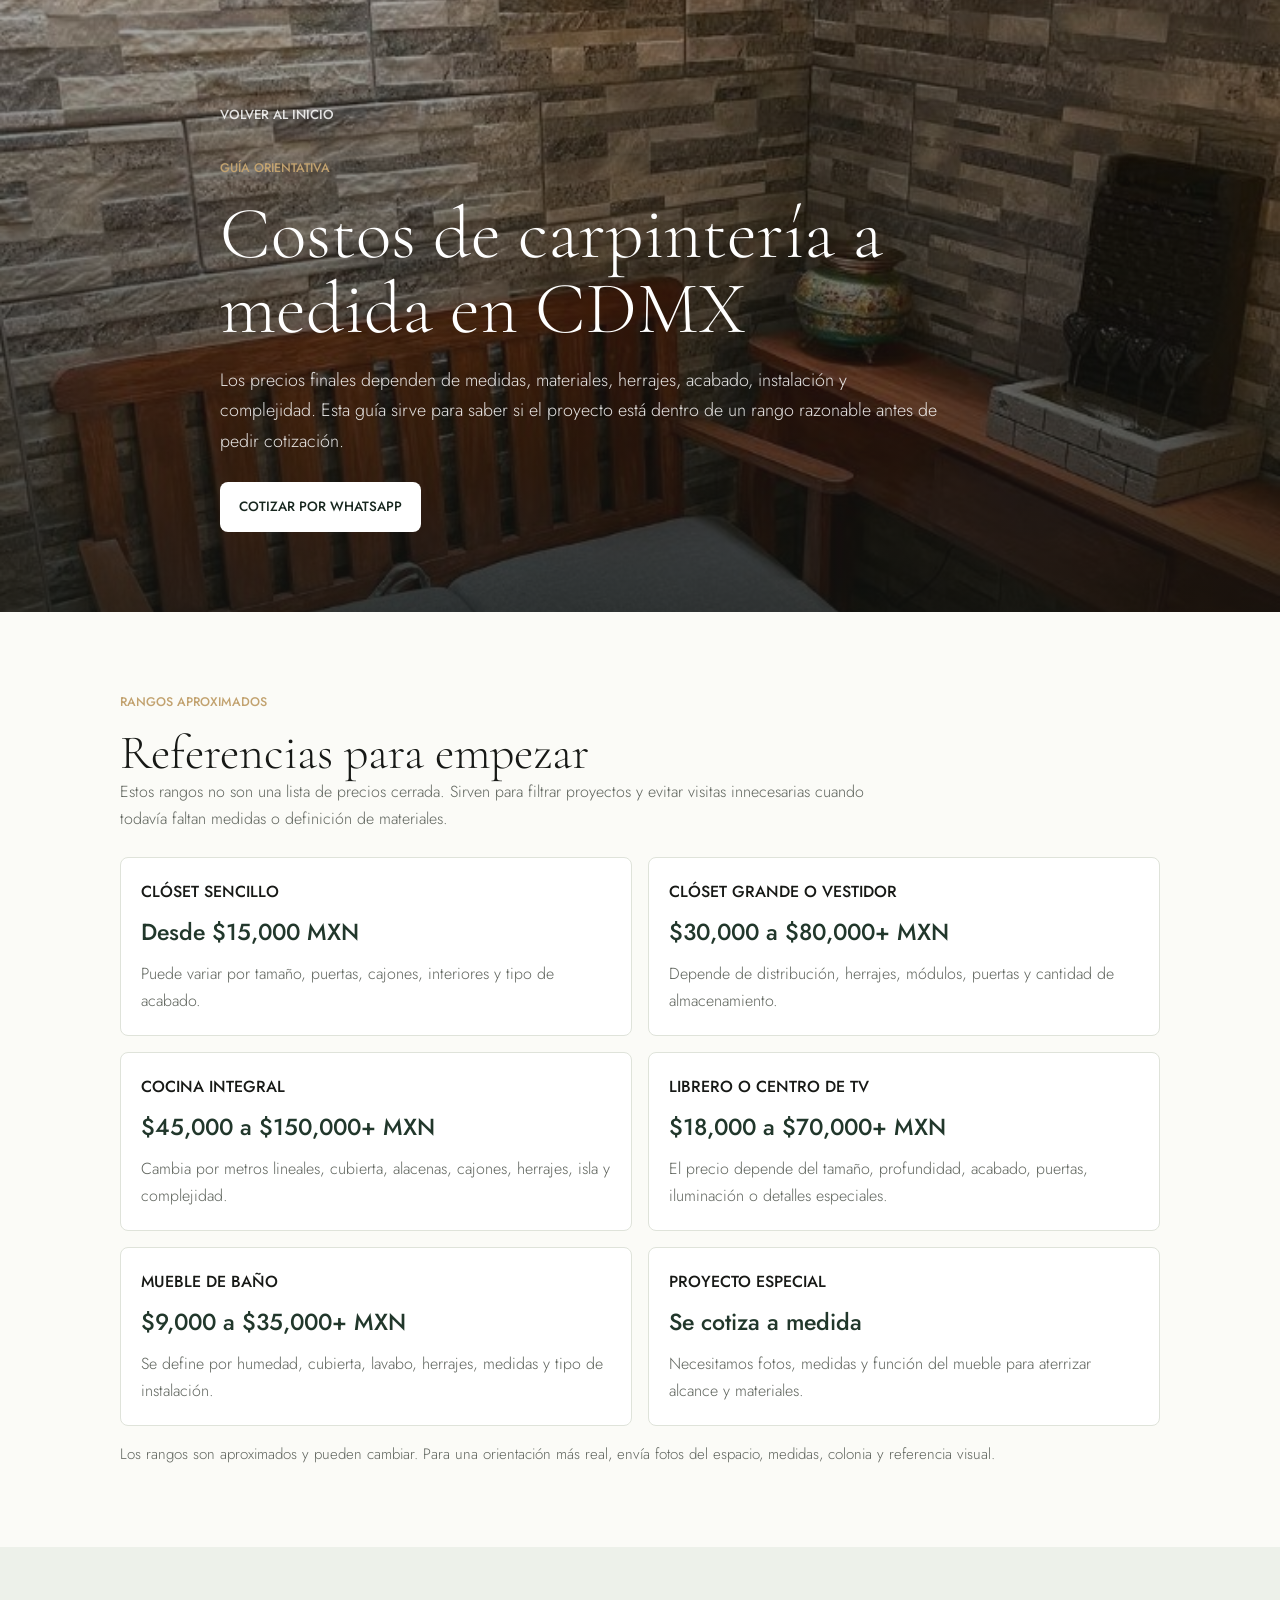
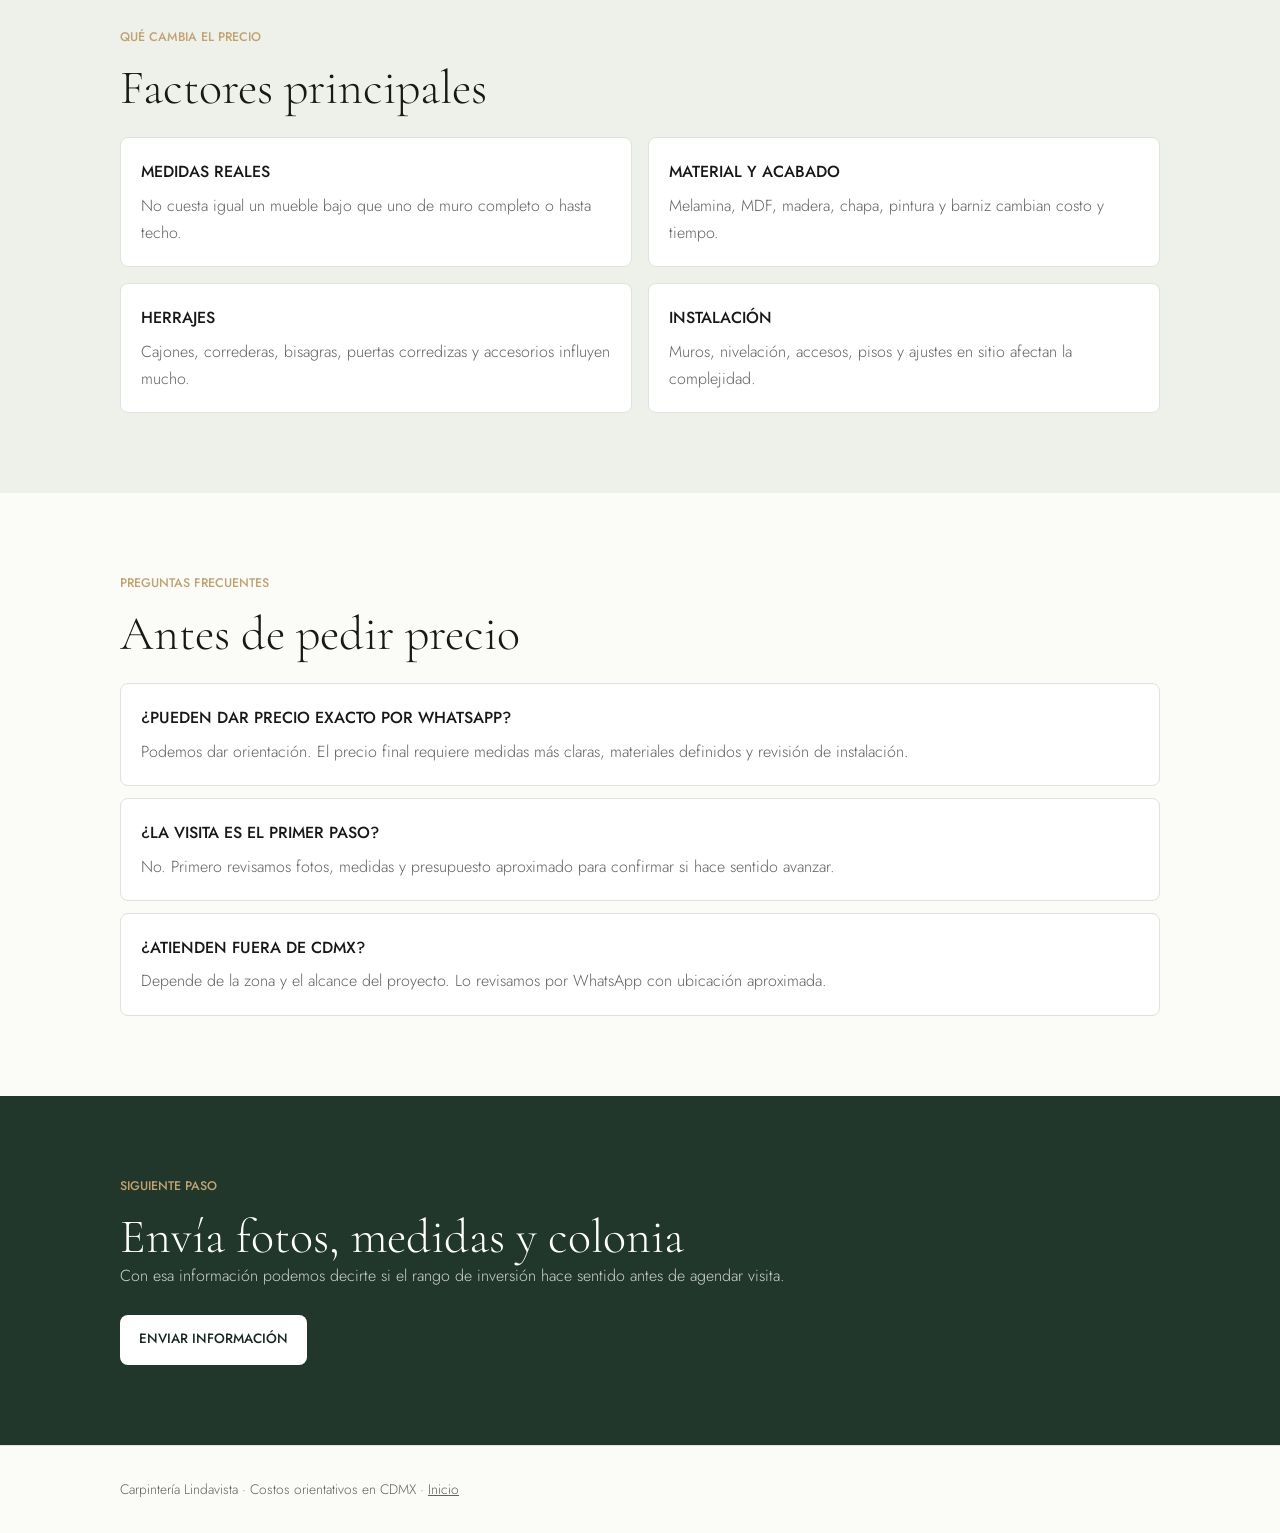
<file: costos-carpinteria-cdmx/index.html>
<!DOCTYPE html>
<html lang="es">
<head>
<meta charset="UTF-8">
<!-- Google Analytics (GA4) -->
<script async src="https://www.googletagmanager.com/gtag/js?id=G-ZH3BTLELY6"></script>
<script>
window.dataLayer = window.dataLayer || [];
function gtag(){dataLayer.push(arguments);}
gtag('js', new Date());
gtag('config', 'G-ZH3BTLELY6');
</script>
<link rel="icon" type="image/png" sizes="32x32" href="../assets/favicon-32.png">
<link rel="apple-touch-icon" href="../assets/favicon.png">
<meta name="viewport" content="width=device-width, initial-scale=1.0">
<title>Costos de Carpintería a Medida en CDMX | Carpintería Lindavista</title>
<meta name="description" content="Rangos orientativos para clósets, cocinas integrales, libreros y muebles a medida en CDMX. Conoce qué factores cambian el precio antes de cotizar.">
<link rel="canonical" href="https://carpinterialindavista.com.mx/costos-carpinteria-cdmx/">
<meta property="og:title" content="Costos de Carpintería a Medida en CDMX">
<meta property="og:description" content="Guía de rangos orientativos para cotizar clósets, cocinas y muebles a medida en CDMX.">
<meta property="og:image" content="https://carpinterialindavista.com.mx/assets/work-10.jpg">
<meta property="og:url" content="https://carpinterialindavista.com.mx/costos-carpinteria-cdmx/">
<script type="application/ld+json">
{
  "@context": "https://schema.org",
  "@type": "FAQPage",
  "mainEntity": [
    {
      "@type": "Question",
      "name": "¿Cuánto cuesta un mueble a medida en CDMX?",
      "acceptedAnswer": {
        "@type": "Answer",
        "text": "El costo depende de medidas, material, herrajes, acabado, complejidad e instalación. Los rangos de esta página son orientativos y se confirman con fotos, medidas y ubicación."
      }
    },
    {
      "@type": "Question",
      "name": "¿Pueden cotizar sin visita?",
      "acceptedAnswer": {
        "@type": "Answer",
        "text": "Sí, podemos dar una primera orientación por WhatsApp con fotos, medidas aproximadas, colonia y referencia de estilo. La visita se agenda cuando el alcance ya está claro."
      }
    }
  ]
}
</script>
<link href="https://fonts.googleapis.com/css2?family=Cormorant+Garamond:wght@300;400&amp;family=Jost:wght@300;400;500&amp;display=swap" rel="stylesheet">
<style>
*{box-sizing:border-box;margin:0;padding:0}body{font-family:Jost,Arial,sans-serif;background:#fbfbf7;color:#171916;font-weight:300;line-height:1.7}a{color:inherit}.wrap{max-width:1080px;margin:0 auto;padding:0 1.25rem}.hero{min-height:68svh;display:grid;align-items:end;background:linear-gradient(180deg,rgba(15,18,15,.34),rgba(15,18,15,.84)),url('../assets/work-10.jpg') center/cover;color:#fff}.hero .wrap{padding-top:6rem;padding-bottom:5rem}.back{display:inline-flex;margin-bottom:2rem;text-decoration:none;font-size:.82rem;font-weight:500;text-transform:uppercase;color:rgba(255,255,255,.84)}.eyebrow{display:block;margin-bottom:1rem;color:#c2a26f;font-size:.78rem;font-weight:500;text-transform:uppercase}h1,h2{font-family:'Cormorant Garamond',Georgia,serif;font-weight:300;line-height:1.02}h1{max-width:840px;font-size:4.6rem}h2{font-size:3rem}.lead{max-width:720px;margin-top:1.2rem;color:rgba(255,255,255,.88);font-size:1.12rem}.btn{display:inline-flex;margin-top:1.6rem;min-height:48px;align-items:center;justify-content:center;border-radius:8px;background:#fff;color:#17261e;padding:.85rem 1.2rem;text-decoration:none;font-size:.84rem;font-weight:500;text-transform:uppercase}.section{padding:5rem 0}.intro{max-width:760px}.intro p,.card p,.note,.faq p{color:#5f645d}.grid{display:grid;grid-template-columns:repeat(2,minmax(0,1fr));gap:1rem;margin-top:1.5rem}.card{border:1px solid #dfe3da;border-radius:8px;background:#fff;padding:1.25rem}.card b{display:block;margin-bottom:.4rem;font-weight:500;text-transform:uppercase}.price{display:block;margin:.5rem 0;color:#21372b;font-size:1.45rem;font-weight:500}.note{margin-top:1rem;font-size:.94rem}.faq{display:grid;gap:.75rem;margin-top:1.5rem}.cta{background:#21372b;color:#fff}.cta p{color:rgba(255,255,255,.78)}.cta .btn{background:#fff;color:#17261e}footer{padding:2rem 0;border-top:1px solid #dfe3da;color:#5f645d;font-size:.86rem}@media(max-width:720px){h1{font-size:3rem}h2{font-size:2.3rem}.grid{grid-template-columns:1fr}.hero{min-height:64svh}}
</style>
</head>
<body>
<section class="hero">
  <div class="wrap">
    <a class="back" href="../">Volver al inicio</a>
    <span class="eyebrow">Guía orientativa</span>
    <h1>Costos de carpintería a medida en CDMX</h1>
    <p class="lead">Los precios finales dependen de medidas, materiales, herrajes, acabado, instalación y complejidad. Esta guía sirve para saber si el proyecto está dentro de un rango razonable antes de pedir cotización.</p>
    <a class="btn" onclick="gtag('event','generate_lead',{event_category:'WhatsApp',event_label:'Costos'})" href="https://wa.me/5215532749722?text=Hola%2C%20vengo%20de%20la%20p%C3%A1gina%20de%20costos%20orientativos%20y%20quiero%20cotizar%20un%20proyecto.%20Les%20env%C3%ADo%20fotos%20y%20medidas." target="_blank" rel="noopener">Cotizar por WhatsApp</a>
  </div>
</section>
<main>
  <section class="section">
    <div class="wrap">
      <div class="intro">
        <span class="eyebrow">Rangos aproximados</span>
        <h2>Referencias para empezar</h2>
        <p>Estos rangos no son una lista de precios cerrada. Sirven para filtrar proyectos y evitar visitas innecesarias cuando todavía faltan medidas o definición de materiales.</p>
      </div>
      <div class="grid">
        <div class="card"><b>Clóset sencillo</b><span class="price">Desde $15,000 MXN</span><p>Puede variar por tamaño, puertas, cajones, interiores y tipo de acabado.</p></div>
        <div class="card"><b>Clóset grande o vestidor</b><span class="price">$30,000 a $80,000+ MXN</span><p>Depende de distribución, herrajes, módulos, puertas y cantidad de almacenamiento.</p></div>
        <div class="card"><b>Cocina integral</b><span class="price">$45,000 a $150,000+ MXN</span><p>Cambia por metros lineales, cubierta, alacenas, cajones, herrajes, isla y complejidad.</p></div>
        <div class="card"><b>Librero o centro de TV</b><span class="price">$18,000 a $70,000+ MXN</span><p>El precio depende del tamaño, profundidad, acabado, puertas, iluminación o detalles especiales.</p></div>
        <div class="card"><b>Mueble de baño</b><span class="price">$9,000 a $35,000+ MXN</span><p>Se define por humedad, cubierta, lavabo, herrajes, medidas y tipo de instalación.</p></div>
        <div class="card"><b>Proyecto especial</b><span class="price">Se cotiza a medida</span><p>Necesitamos fotos, medidas y función del mueble para aterrizar alcance y materiales.</p></div>
      </div>
      <p class="note">Los rangos son aproximados y pueden cambiar. Para una orientación más real, envía fotos del espacio, medidas, colonia y referencia visual.</p>
    </div>
  </section>
  <section class="section" style="background:#edf1ea">
    <div class="wrap">
      <span class="eyebrow">Qué cambia el precio</span>
      <h2>Factores principales</h2>
      <div class="grid">
        <div class="card"><b>Medidas reales</b><p>No cuesta igual un mueble bajo que uno de muro completo o hasta techo.</p></div>
        <div class="card"><b>Material y acabado</b><p>Melamina, MDF, madera, chapa, pintura y barniz cambian costo y tiempo.</p></div>
        <div class="card"><b>Herrajes</b><p>Cajones, correderas, bisagras, puertas corredizas y accesorios influyen mucho.</p></div>
        <div class="card"><b>Instalación</b><p>Muros, nivelación, accesos, pisos y ajustes en sitio afectan la complejidad.</p></div>
      </div>
    </div>
  </section>
  <section class="section">
    <div class="wrap">
      <span class="eyebrow">Preguntas frecuentes</span>
      <h2>Antes de pedir precio</h2>
      <div class="faq">
        <div class="card"><b>¿Pueden dar precio exacto por WhatsApp?</b><p>Podemos dar orientación. El precio final requiere medidas más claras, materiales definidos y revisión de instalación.</p></div>
        <div class="card"><b>¿La visita es el primer paso?</b><p>No. Primero revisamos fotos, medidas y presupuesto aproximado para confirmar si hace sentido avanzar.</p></div>
        <div class="card"><b>¿Atienden fuera de CDMX?</b><p>Depende de la zona y el alcance del proyecto. Lo revisamos por WhatsApp con ubicación aproximada.</p></div>
      </div>
    </div>
  </section>
  <section class="section cta">
    <div class="wrap">
      <span class="eyebrow">Siguiente paso</span>
      <h2>Envía fotos, medidas y colonia</h2>
      <p>Con esa información podemos decirte si el rango de inversión hace sentido antes de agendar visita.</p>
      <a class="btn" onclick="gtag('event','generate_lead',{event_category:'WhatsApp',event_label:'Costos'})" href="https://wa.me/5215532749722?text=Hola%2C%20vengo%20de%20la%20p%C3%A1gina%20de%20costos%20orientativos%20y%20quiero%20cotizar.%20Les%20env%C3%ADo%20fotos%2C%20medidas%20y%20colonia." target="_blank" rel="noopener">Enviar información</a>
    </div>
  </section>
</main>
<footer><div class="wrap">Carpintería Lindavista · Costos orientativos en CDMX · <a href="../">Inicio</a></div></footer>
</body>
</html>
</file>
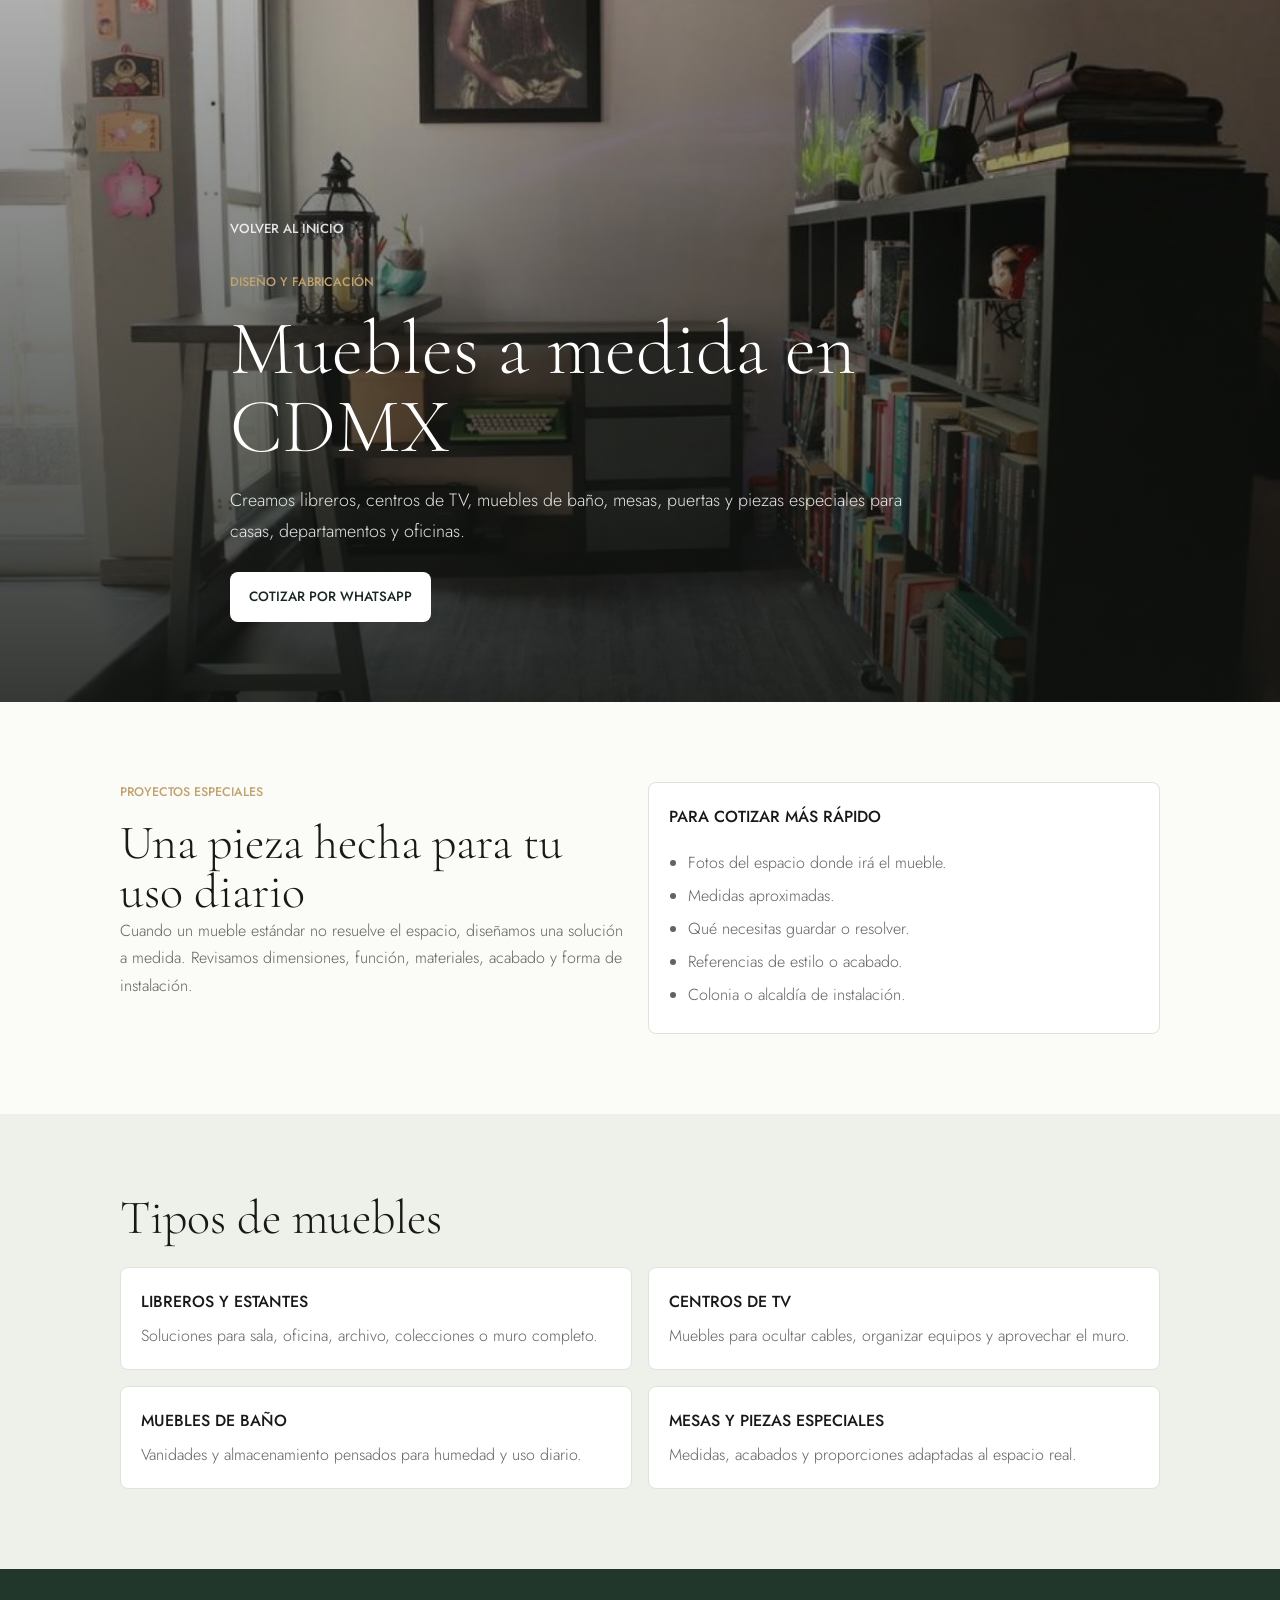
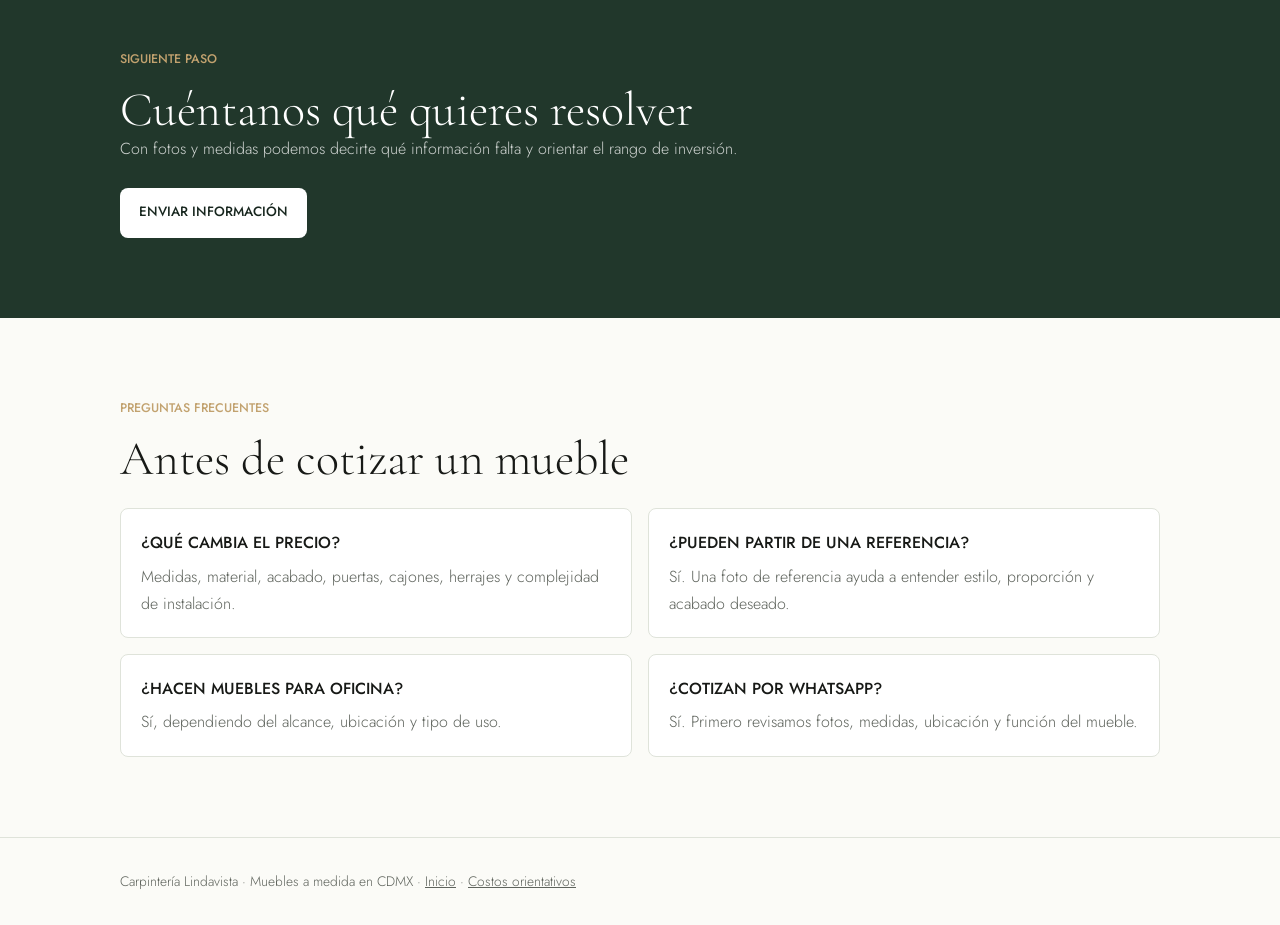
<file: muebles-a-medida-cdmx/index.html>
<!DOCTYPE html>
<html lang="es">
<head>
<meta charset="UTF-8">
<!-- Google Analytics (GA4) -->
<script async src="https://www.googletagmanager.com/gtag/js?id=G-ZH3BTLELY6"></script>
<script>
window.dataLayer = window.dataLayer || [];
function gtag(){dataLayer.push(arguments);}
gtag('js', new Date());
gtag('config', 'G-ZH3BTLELY6');
</script>
<link rel="icon" type="image/png" sizes="32x32" href="../assets/favicon-32.png">
<link rel="apple-touch-icon" href="../assets/favicon.png">
<meta name="viewport" content="width=device-width, initial-scale=1.0">
<title>Muebles a Medida en CDMX | Carpintería Lindavista</title>
<meta name="description" content="Muebles a medida en CDMX: libreros, centros de TV, muebles de baño, mesas, puertas y proyectos especiales. Fabricación e instalación por Carpintería Lindavista.">
<link rel="canonical" href="https://carpinterialindavista.com.mx/muebles-a-medida-cdmx/">
<meta property="og:title" content="Muebles a Medida en CDMX | Carpintería Lindavista">
<meta property="og:description" content="Libreros, centros de TV, muebles de baño, mesas y proyectos especiales hechos a medida en CDMX.">
<meta property="og:image" content="https://carpinterialindavista.com.mx/assets/work-12.jpg">
<meta property="og:url" content="https://carpinterialindavista.com.mx/muebles-a-medida-cdmx/">
<script type="application/ld+json">
{
  "@context": "https://schema.org",
  "@type": "Service",
  "name": "Muebles a medida en CDMX",
  "provider": {
    "@type": "HomeAndConstructionBusiness",
    "name": "Carpintería Lindavista",
    "url": "https://carpinterialindavista.com.mx",
    "telephone": "+525532749722"
  },
  "areaServed": "Ciudad de México",
  "serviceType": "Fabricación e instalación de muebles a medida"
}
</script>
<script type="application/ld+json">
{
  "@context": "https://schema.org",
  "@type": "FAQPage",
  "mainEntity": [
    {
      "@type": "Question",
      "name": "¿Qué muebles a medida fabrican?",
      "acceptedAnswer": {
        "@type": "Answer",
        "text": "Fabricamos libreros, centros de TV, muebles de baño, mesas, puertas y proyectos especiales para casas, departamentos y oficinas."
      }
    },
    {
      "@type": "Question",
      "name": "¿Qué información se necesita para cotizar un mueble especial?",
      "acceptedAnswer": {
        "@type": "Answer",
        "text": "Necesitamos fotos del espacio, medidas aproximadas, qué función debe resolver, colonia y referencias de estilo o acabado."
      }
    }
  ]
}
</script>
<link href="https://fonts.googleapis.com/css2?family=Cormorant+Garamond:wght@300;400&amp;family=Jost:wght@300;400;500&amp;display=swap" rel="stylesheet">
<style>
*{box-sizing:border-box;margin:0;padding:0}body{font-family:Jost,Arial,sans-serif;background:#fbfbf7;color:#171916;font-weight:300;line-height:1.7}a{color:inherit}.wrap{max-width:1080px;margin:0 auto;padding:0 1.25rem}.hero{min-height:78svh;display:grid;align-items:end;background:linear-gradient(180deg,rgba(15,18,15,.34),rgba(15,18,15,.84)),url('../assets/work-12.jpg') center/cover;color:#fff}.hero .wrap{padding-top:6rem;padding-bottom:5rem}.back{display:inline-flex;margin-bottom:2rem;text-decoration:none;font-size:.82rem;font-weight:500;text-transform:uppercase;color:rgba(255,255,255,.84)}.eyebrow{display:block;margin-bottom:1rem;color:#c2a26f;font-size:.78rem;font-weight:500;text-transform:uppercase}h1,h2{font-family:'Cormorant Garamond',Georgia,serif;font-weight:300;line-height:1.02}h1{max-width:820px;font-size:4.8rem}h2{font-size:3rem}.lead{max-width:680px;margin-top:1.2rem;color:rgba(255,255,255,.88);font-size:1.12rem}.btn{display:inline-flex;margin-top:1.6rem;min-height:48px;align-items:center;justify-content:center;border-radius:8px;background:#fff;color:#17261e;padding:.85rem 1.2rem;text-decoration:none;font-size:.84rem;font-weight:500;text-transform:uppercase}.section{padding:5rem 0}.grid{display:grid;grid-template-columns:1fr 1fr;gap:1rem}.card{border:1px solid #dfe3da;border-radius:8px;background:#fff;padding:1.25rem}.card b{display:block;margin-bottom:.4rem;font-weight:500;text-transform:uppercase}.card p,.section p,.list li{color:#5f645d}.list{margin-top:1.2rem;padding-left:1.2rem}.list li{margin:.35rem 0}.cta{background:#21372b;color:#fff}.cta p{color:rgba(255,255,255,.78)}.cta .btn{background:#fff;color:#17261e}footer{padding:2rem 0;border-top:1px solid #dfe3da;color:#5f645d;font-size:.86rem}@media(max-width:720px){h1{font-size:3rem}h2{font-size:2.3rem}.grid{grid-template-columns:1fr}.hero{min-height:70svh}}
</style>
</head>
<body>
<section class="hero">
  <div class="wrap">
    <a class="back" href="../">Volver al inicio</a>
    <span class="eyebrow">Diseño y fabricación</span>
    <h1>Muebles a medida en CDMX</h1>
    <p class="lead">Creamos libreros, centros de TV, muebles de baño, mesas, puertas y piezas especiales para casas, departamentos y oficinas.</p>
    <a class="btn" onclick="gtag('event','generate_lead',{event_category:'WhatsApp',event_label:'Muebles'})" href="https://wa.me/5215532749722?text=Hola%2C%20vengo%20de%20la%20p%C3%A1gina%20de%20muebles%20a%20medida%20y%20quiero%20cotizar.%20Tengo%20fotos%20y%20medidas%20aproximadas." target="_blank" rel="noopener">Cotizar por WhatsApp</a>
  </div>
</section>
<main>
  <section class="section">
    <div class="wrap grid">
      <div>
        <span class="eyebrow">Proyectos especiales</span>
        <h2>Una pieza hecha para tu uso diario</h2>
        <p>Cuando un mueble estándar no resuelve el espacio, diseñamos una solución a medida. Revisamos dimensiones, función, materiales, acabado y forma de instalación.</p>
      </div>
      <div class="card">
        <b>Para cotizar más rápido</b>
        <ul class="list">
          <li>Fotos del espacio donde irá el mueble.</li>
          <li>Medidas aproximadas.</li>
          <li>Qué necesitas guardar o resolver.</li>
          <li>Referencias de estilo o acabado.</li>
          <li>Colonia o alcaldía de instalación.</li>
        </ul>
      </div>
    </div>
  </section>
  <section class="section" style="background:#edf1ea">
    <div class="wrap">
      <h2>Tipos de muebles</h2>
      <div class="grid" style="margin-top:1.5rem">
        <div class="card"><b>Libreros y estantes</b><p>Soluciones para sala, oficina, archivo, colecciones o muro completo.</p></div>
        <div class="card"><b>Centros de TV</b><p>Muebles para ocultar cables, organizar equipos y aprovechar el muro.</p></div>
        <div class="card"><b>Muebles de baño</b><p>Vanidades y almacenamiento pensados para humedad y uso diario.</p></div>
        <div class="card"><b>Mesas y piezas especiales</b><p>Medidas, acabados y proporciones adaptadas al espacio real.</p></div>
      </div>
    </div>
  </section>
  <section class="section cta">
    <div class="wrap">
      <span class="eyebrow">Siguiente paso</span>
      <h2>Cuéntanos qué quieres resolver</h2>
      <p>Con fotos y medidas podemos decirte qué información falta y orientar el rango de inversión.</p>
      <a class="btn" onclick="gtag('event','generate_lead',{event_category:'WhatsApp',event_label:'Muebles'})" href="https://wa.me/5215532749722?text=Hola%2C%20vengo%20de%20la%20p%C3%A1gina%20de%20muebles%20a%20medida.%20Les%20env%C3%ADo%20fotos%20y%20medidas." target="_blank" rel="noopener">Enviar información</a>
    </div>
  </section>
  <section class="section">
    <div class="wrap">
      <span class="eyebrow">Preguntas frecuentes</span>
      <h2>Antes de cotizar un mueble</h2>
      <div class="grid" style="margin-top:1.5rem">
        <div class="card"><b>¿Qué cambia el precio?</b><p>Medidas, material, acabado, puertas, cajones, herrajes y complejidad de instalación.</p></div>
        <div class="card"><b>¿Pueden partir de una referencia?</b><p>Sí. Una foto de referencia ayuda a entender estilo, proporción y acabado deseado.</p></div>
        <div class="card"><b>¿Hacen muebles para oficina?</b><p>Sí, dependiendo del alcance, ubicación y tipo de uso.</p></div>
        <div class="card"><b>¿Cotizan por WhatsApp?</b><p>Sí. Primero revisamos fotos, medidas, ubicación y función del mueble.</p></div>
      </div>
    </div>
  </section>
</main>
<footer><div class="wrap">Carpintería Lindavista · Muebles a medida en CDMX · <a href="../">Inicio</a> · <a href="../costos-carpinteria-cdmx/">Costos orientativos</a></div></footer>
</body>
</html>
</file>
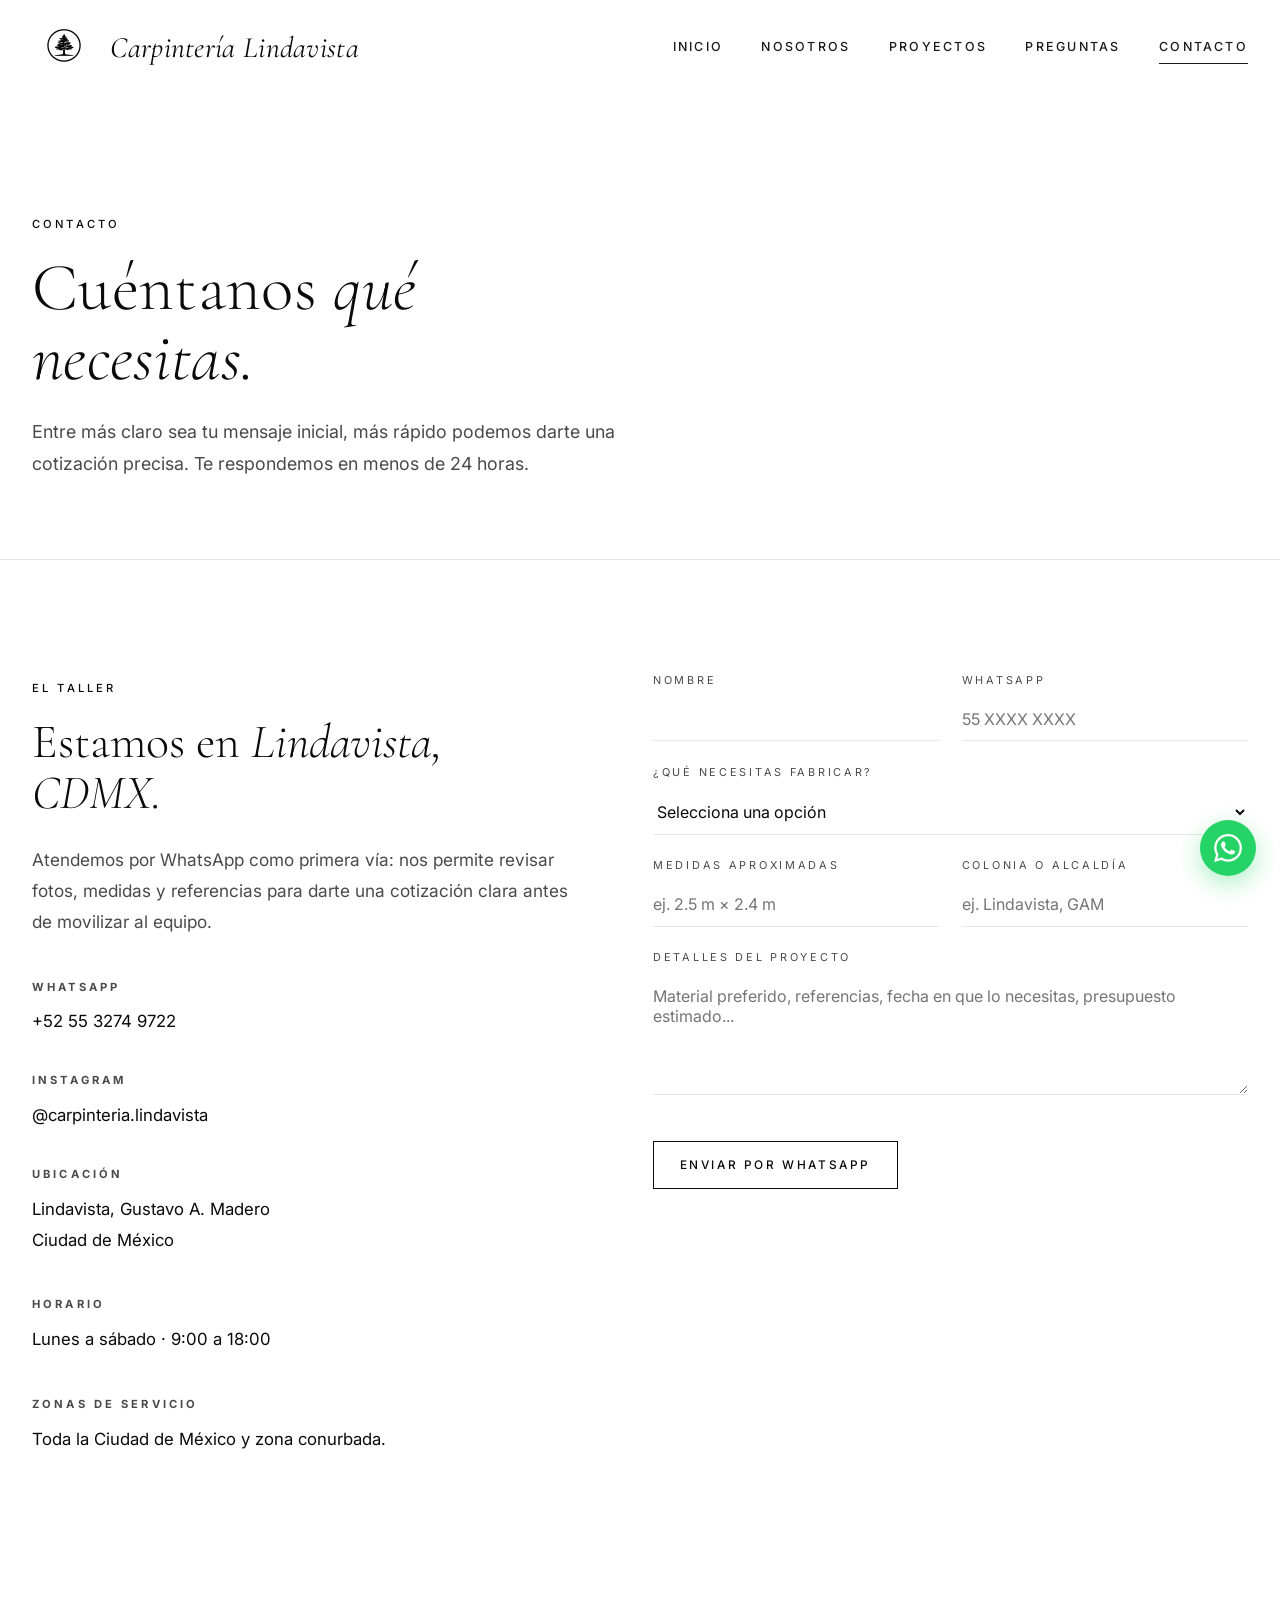
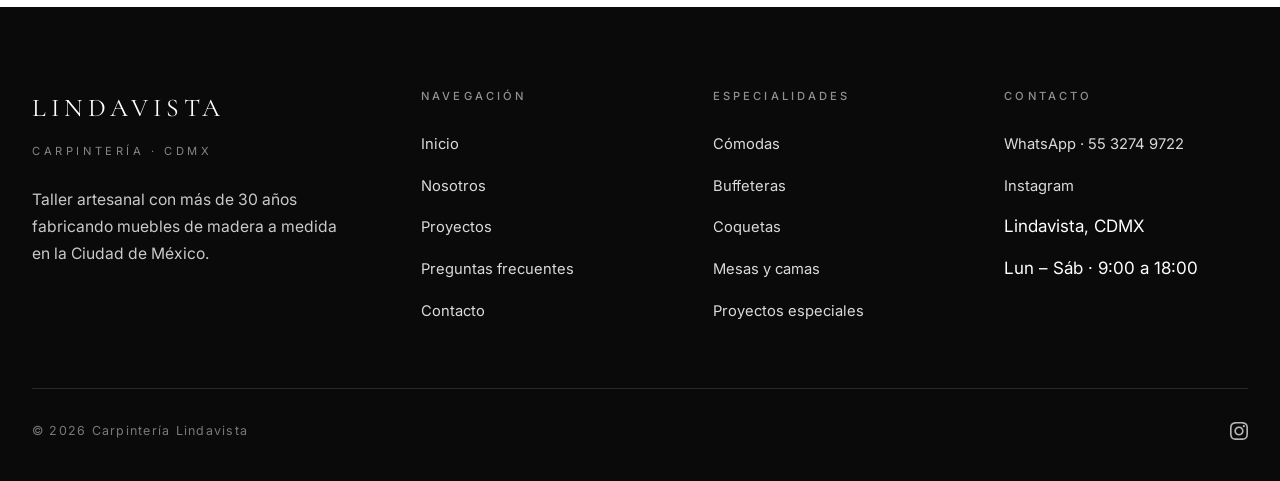
<file: contacto.html>
<!DOCTYPE html>
<html lang="es">
<head>
<meta charset="UTF-8">
<meta name="viewport" content="width=device-width, initial-scale=1.0">
<title>Contacto · Cotiza tu Mueble a Medida CDMX · Carpintería Lindavista</title>
<meta name="description" content="Cotiza por WhatsApp tu mueble de madera a medida en CDMX. Respuesta en menos de 24 h. Taller en Lindavista, Gustavo A. Madero. Lunes a sábado, 9 a 18 h.">
<meta name="keywords" content="contacto carpintería CDMX, cotizar muebles madera, WhatsApp carpintero Lindavista">
<meta name="robots" content="index, follow">
<meta name="geo.region" content="MX-CMX">
<meta name="geo.placename" content="Lindavista, Gustavo A. Madero">
<meta name="geo.position" content="19.4895;-99.1311">
<link rel="canonical" href="https://carpinterialindavista.com.mx/contacto.html">

<meta property="og:type" content="website">
<meta property="og:title" content="Contacto — Carpintería Lindavista">
<meta property="og:description" content="Cotiza tu mueble a medida. Respuesta en menos de 24 horas.">
<meta property="og:url" content="https://carpinterialindavista.com.mx/contacto.html">
<meta property="og:locale" content="es_MX">

<link rel="icon" type="image/png" sizes="16x16" href="assets/favicon-16.png?v=2">
<link rel="icon" type="image/png" sizes="32x32" href="assets/favicon-32.png?v=2">
<link rel="icon" type="image/png" sizes="192x192" href="assets/favicon-192.png?v=2">
<link rel="apple-touch-icon" sizes="180x180" href="assets/favicon-180.png?v=2">

<script async src="https://www.googletagmanager.com/gtag/js?id=G-ZH3BTLELY6"></script>
<script>window.dataLayer=window.dataLayer||[];function gtag(){dataLayer.push(arguments);}gtag('js',new Date());gtag('config','G-ZH3BTLELY6');</script>

<script type="application/ld+json">
{
  "@context":"https://schema.org","@type":"ContactPage",
  "url":"https://carpinterialindavista.com.mx/contacto.html",
  "mainEntity":{
    "@type":"LocalBusiness","name":"Carpintería Lindavista",
    "telephone":"+525532749722",
    "areaServed":"Ciudad de México",
    "url":"https://carpinterialindavista.com.mx",
    "openingHoursSpecification":{"@type":"OpeningHoursSpecification","dayOfWeek":["Monday","Tuesday","Wednesday","Thursday","Friday","Saturday"],"opens":"09:00","closes":"18:00"}
  }
}
</script>
<script type="application/ld+json">
{
  "@context":"https://schema.org","@type":"BreadcrumbList",
  "itemListElement":[
    {"@type":"ListItem","position":1,"name":"Inicio","item":"https://carpinterialindavista.com.mx/"},
    {"@type":"ListItem","position":2,"name":"Contacto","item":"https://carpinterialindavista.com.mx/contacto.html"}
  ]
}
</script>

<link rel="preconnect" href="https://fonts.googleapis.com">
<link rel="preconnect" href="https://fonts.gstatic.com" crossorigin>
<link href="https://fonts.googleapis.com/css2?family=Cormorant+Garamond:ital,wght@0,300;0,400;1,300&family=Abril+Fatface&family=Inter:wght@300;400;500&display=swap" rel="stylesheet">
<link rel="stylesheet" href="assets/styles.css?v=25">
</head>
<body>

<nav class="site-nav solid">
  <a href="/" class="nav-brand"><img src="assets/logo.webp" alt=""><span>Carpintería Lindavista</span></a>
  <button class="nav-toggle" aria-label="Abrir menú"><span></span><span></span><span></span></button>
  <div class="nav-links">
    <a href="/">Inicio</a>
    <a href="nosotros.html">Nosotros</a>
    <a href="proyectos.html">Proyectos</a>
    <a href="faq.html">Preguntas</a>
    <a href="contacto.html" class="active">Contacto</a>
  </div>
</nav>

<header class="page-header">
  <div class="wrap">
    <span class="eyebrow">Contacto</span>
    <h1 class="serif">Cuéntanos <em>qué necesitas.</em></h1>
    <p>Entre más claro sea tu mensaje inicial, más rápido podemos darte una cotización precisa. Te respondemos en menos de 24 horas.</p>
  </div>
</header>

<section class="section">
  <div class="wrap">
    <div class="contact-grid">
      <div class="contact-info">
        <span class="eyebrow">El taller</span>
        <h2>Estamos en <em>Lindavista, CDMX.</em></h2>
        <p>Atendemos por WhatsApp como primera vía: nos permite revisar fotos, medidas y referencias para darte una cotización clara antes de movilizar al equipo.</p>

        <div class="contact-block">
          <h4>WhatsApp</h4>
          <a href="https://wa.me/5215532749722">+52 55 3274 9722</a>
        </div>
        <div class="contact-block">
          <h4>Instagram</h4>
          <a href="https://www.instagram.com/carpinteria.lindavista/" target="_blank" rel="noopener">@carpinteria.lindavista</a>
        </div>
        <div class="contact-block">
          <h4>Ubicación</h4>
          <p class="line">Lindavista, Gustavo A. Madero<br>Ciudad de México</p>
        </div>
        <div class="contact-block">
          <h4>Horario</h4>
          <p class="line">Lunes a sábado · 9:00 a 18:00</p>
        </div>
        <div class="contact-block">
          <h4>Zonas de servicio</h4>
          <p class="line">Toda la Ciudad de México y zona conurbada.</p>
        </div>
      </div>

      <div>
        <form class="contact-form" id="contact-form">
          <div class="f2">
            <div><label for="nombre">Nombre</label><input type="text" id="nombre" name="nombre" required></div>
            <div><label for="telefono">WhatsApp</label><input type="tel" id="telefono" name="telefono" placeholder="55 XXXX XXXX" required></div>
          </div>
          <div>
            <label for="tipo">¿Qué necesitas fabricar?</label>
            <select id="tipo" name="tipo" required>
              <option value="" disabled selected>Selecciona una opción</option>
              <option>Cómoda</option>
              <option>Buffetera o trinchador</option>
              <option>Coqueta o tocador</option>
              <option>Buró</option>
              <option>Mesa</option>
              <option>Cama o cabecera</option>
              <option>Librero</option>
              <option>Clóset</option>
              <option>Cocina</option>
              <option>Otro proyecto</option>
            </select>
          </div>
          <div class="f2">
            <div><label for="medidas">Medidas aproximadas</label><input type="text" id="medidas" name="medidas" placeholder="ej. 2.5 m × 2.4 m"></div>
            <div><label for="ubicacion">Colonia o alcaldía</label><input type="text" id="ubicacion" name="ubicacion" placeholder="ej. Lindavista, GAM"></div>
          </div>
          <div>
            <label for="detalles">Detalles del proyecto</label>
            <textarea id="detalles" name="detalles" placeholder="Material preferido, referencias, fecha en que lo necesitas, presupuesto estimado..."></textarea>
          </div>
          <button type="submit" class="btn btn-dark">Enviar por WhatsApp</button>
        </form>
        <div class="form-success" id="form-success">
          <h3 class="serif">¡Mensaje listo!</h3>
          <p style="color:var(--muted);line-height:1.8">Recibimos tu información y te contactaremos por WhatsApp en menos de 24 horas.</p>
        </div>
      </div>
    </div>
  </div>
</section>

<footer class="site-footer">
  <div class="wrap">
    <div class="footer-grid">
      <div class="footer-brand-block">
        <div class="footer-brand">Lindavista</div>
        <small>Carpintería · CDMX</small>
        <p>Taller artesanal con más de 30 años fabricando muebles de madera a medida en la Ciudad de México.</p>
      </div>
      <div class="footer-col"><h4>Navegación</h4><ul>
        <li><a href="/">Inicio</a></li><li><a href="nosotros.html">Nosotros</a></li>
        <li><a href="proyectos.html">Proyectos</a></li><li><a href="faq.html">Preguntas frecuentes</a></li>
        <li><a href="contacto.html">Contacto</a></li>
      </ul></div>
      <div class="footer-col"><h4>Especialidades</h4><ul>
        <li><a href="proyectos.html">Cómodas</a></li><li><a href="proyectos.html">Buffeteras</a></li>
        <li><a href="proyectos.html">Coquetas</a></li><li><a href="proyectos.html">Mesas y camas</a></li>
        <li><a href="proyectos.html">Proyectos especiales</a></li>
      </ul></div>
      <div class="footer-col"><h4>Contacto</h4><ul>
        <li><a href="https://wa.me/5215532749722">WhatsApp · 55 3274 9722</a></li>
        <li><a href="https://www.instagram.com/carpinteria.lindavista/" target="_blank" rel="noopener">Instagram</a></li>
        <li>Lindavista, CDMX</li><li>Lun – Sáb · 9:00 a 18:00</li>
      </ul></div>
    </div>
    <div class="footer-bottom">
      <p>© 2026 Carpintería Lindavista</p>
      <div class="footer-social"><a href="https://www.instagram.com/carpinteria.lindavista/" target="_blank" rel="noopener" aria-label="Instagram"><svg width="18" height="18" viewBox="0 0 24 24" fill="currentColor"><path d="M12 2.163c3.204 0 3.584.012 4.85.07 3.252.148 4.771 1.691 4.919 4.919.058 1.265.069 1.645.069 4.849 0 3.205-.012 3.584-.069 4.849-.149 3.225-1.664 4.771-4.919 4.919-1.266.058-1.644.07-4.85.07-3.204 0-3.584-.012-4.849-.07-3.26-.149-4.771-1.699-4.919-4.92-.058-1.265-.07-1.644-.07-4.849 0-3.204.013-3.583.07-4.849.149-3.227 1.664-4.771 4.919-4.919 1.266-.057 1.645-.069 4.849-.069zm0-2.163c-3.259 0-3.667.014-4.947.072-4.358.2-6.78 2.618-6.98 6.98-.059 1.281-.073 1.689-.073 4.948 0 3.259.014 3.668.072 4.948.2 4.358 2.618 6.78 6.98 6.98 1.281.058 1.689.072 4.948.072 3.259 0 3.668-.014 4.948-.072 4.354-.2 6.782-2.618 6.979-6.98.059-1.28.073-1.689.073-4.948 0-3.259-.014-3.667-.072-4.947-.196-4.354-2.617-6.78-6.979-6.98-1.281-.059-1.69-.073-4.949-.073zm0 5.838c-3.403 0-6.162 2.759-6.162 6.162s2.759 6.163 6.162 6.163 6.162-2.759 6.162-6.163c0-3.403-2.759-6.162-6.162-6.162zm0 10.162c-2.209 0-4-1.79-4-4 0-2.209 1.791-4 4-4s4 1.791 4 4c0 2.21-1.791 4-4 4zm6.406-11.845c-.796 0-1.441.645-1.441 1.44s.645 1.44 1.441 1.44c.795 0 1.439-.645 1.439-1.44s-.644-1.44-1.439-1.44z"/></svg></a></div>
    </div>
  </div>
</footer>

<a href="https://wa.me/5215532749722?text=Hola%2C%20vengo%20de%20Contacto%20y%20quiero%20cotizar." class="wsp-float" target="_blank" rel="noopener" aria-label="WhatsApp"><svg viewBox="0 0 24 24" fill="#fff"><path d="M17.472 14.382c-.297-.149-1.758-.867-2.03-.967-.273-.099-.471-.148-.67.15-.197.297-.767.966-.94 1.164-.173.199-.347.223-.644.075-.297-.15-1.255-.463-2.39-1.475-.883-.788-1.48-1.761-1.653-2.059-.173-.297-.018-.458.13-.606.134-.133.298-.347.446-.52.149-.174.198-.298.298-.497.099-.198.05-.371-.025-.52-.075-.149-.669-1.612-.916-2.207-.242-.579-.487-.5-.669-.51-.173-.008-.371-.01-.57-.01-.198 0-.52.074-.792.372-.272.297-1.04 1.016-1.04 2.479 0 1.462 1.065 2.875 1.213 3.074.149.198 2.096 3.2 5.077 4.487.709.306 1.262.489 1.694.625.712.227 1.36.195 1.871.118.571-.085 1.758-.719 2.006-1.413.248-.694.248-1.289.173-1.413-.074-.124-.272-.198-.57-.347m-5.421 7.403h-.004a9.87 9.87 0 01-5.031-1.378l-.361-.214-3.741.982.998-3.648-.235-.374a9.86 9.86 0 01-1.51-5.26c.001-5.45 4.436-9.884 9.888-9.884 2.64 0 5.122 1.03 6.988 2.898a9.825 9.825 0 012.893 6.994c-.003 5.45-4.437 9.884-9.885 9.884m8.413-18.297A11.815 11.815 0 0012.05 0C5.495 0 .16 5.335.157 11.892c0 2.096.547 4.142 1.588 5.945L.057 24l6.305-1.654a11.882 11.882 0 005.683 1.448h.005c6.554 0 11.89-5.335 11.893-11.893a11.821 11.821 0 00-3.48-8.413z"/></svg></a>

<script src="assets/site.js?v=25"></script>
</body>
</html>
</file>
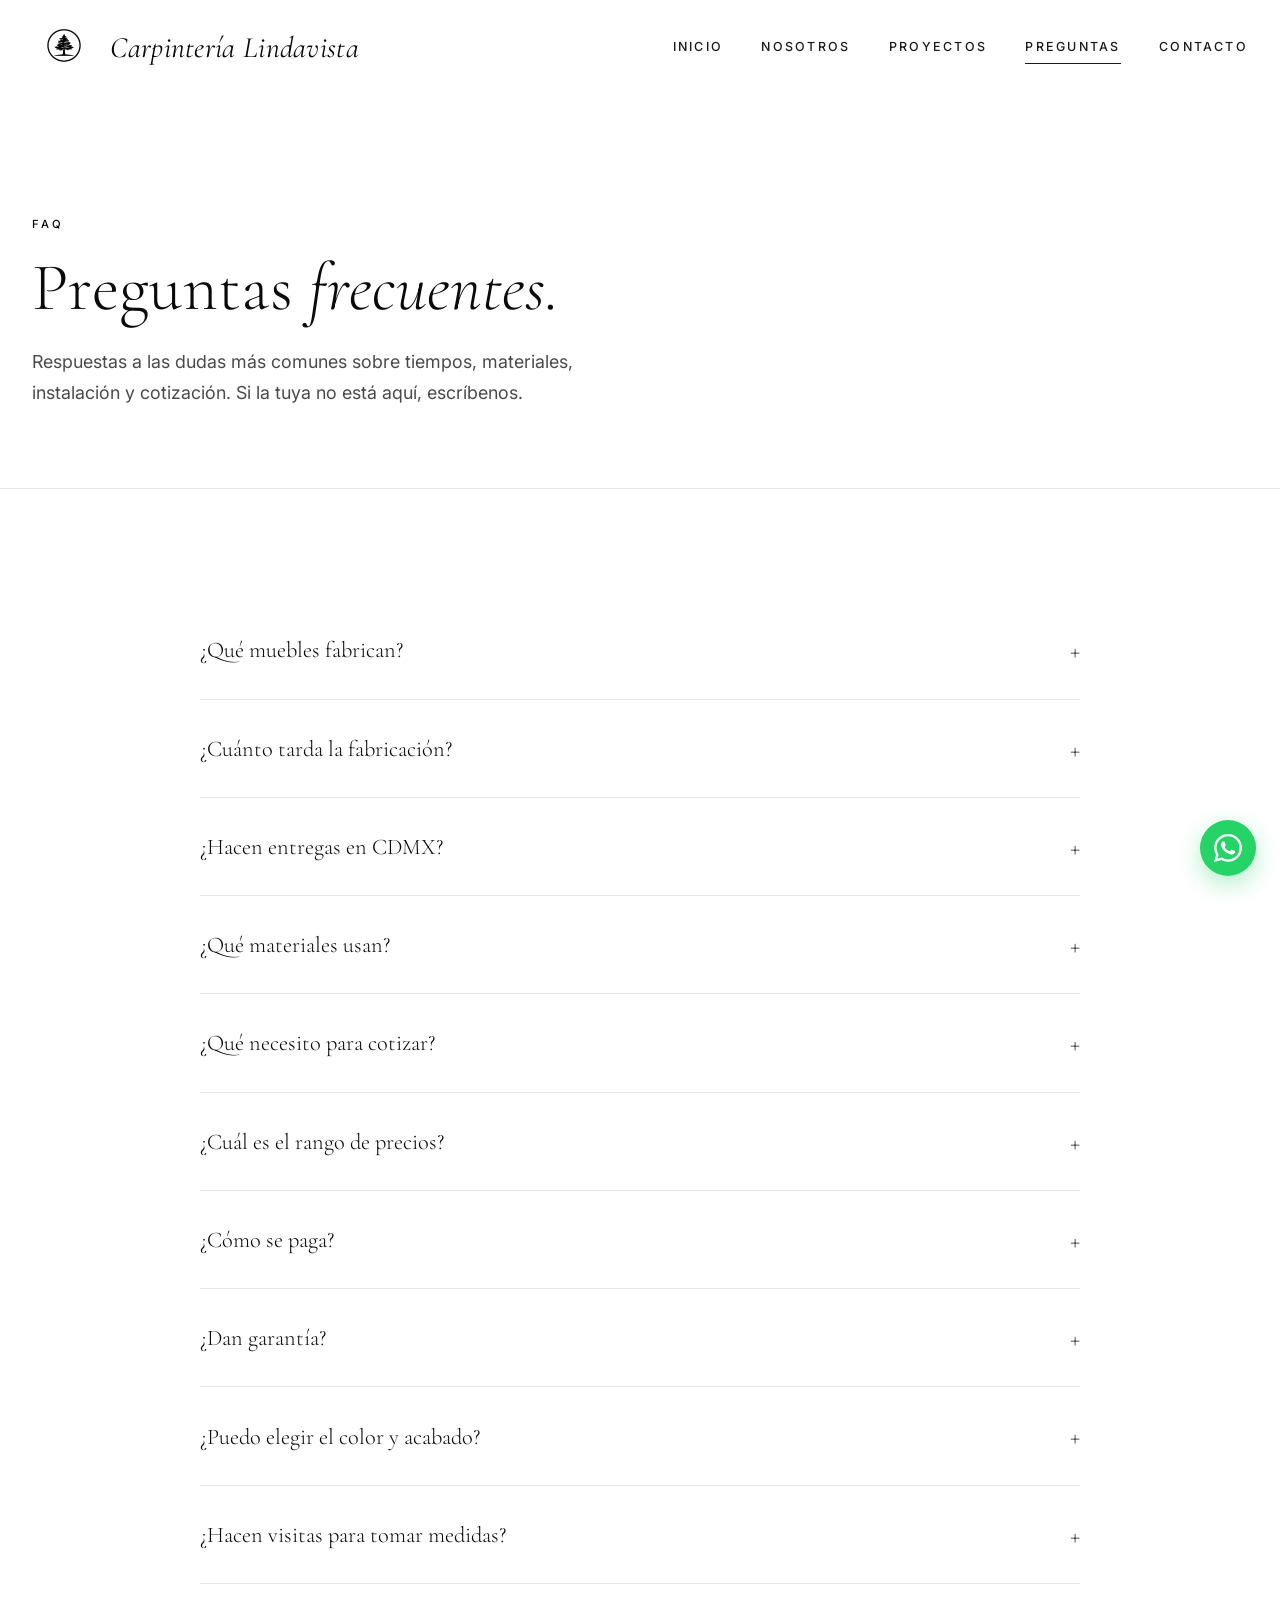
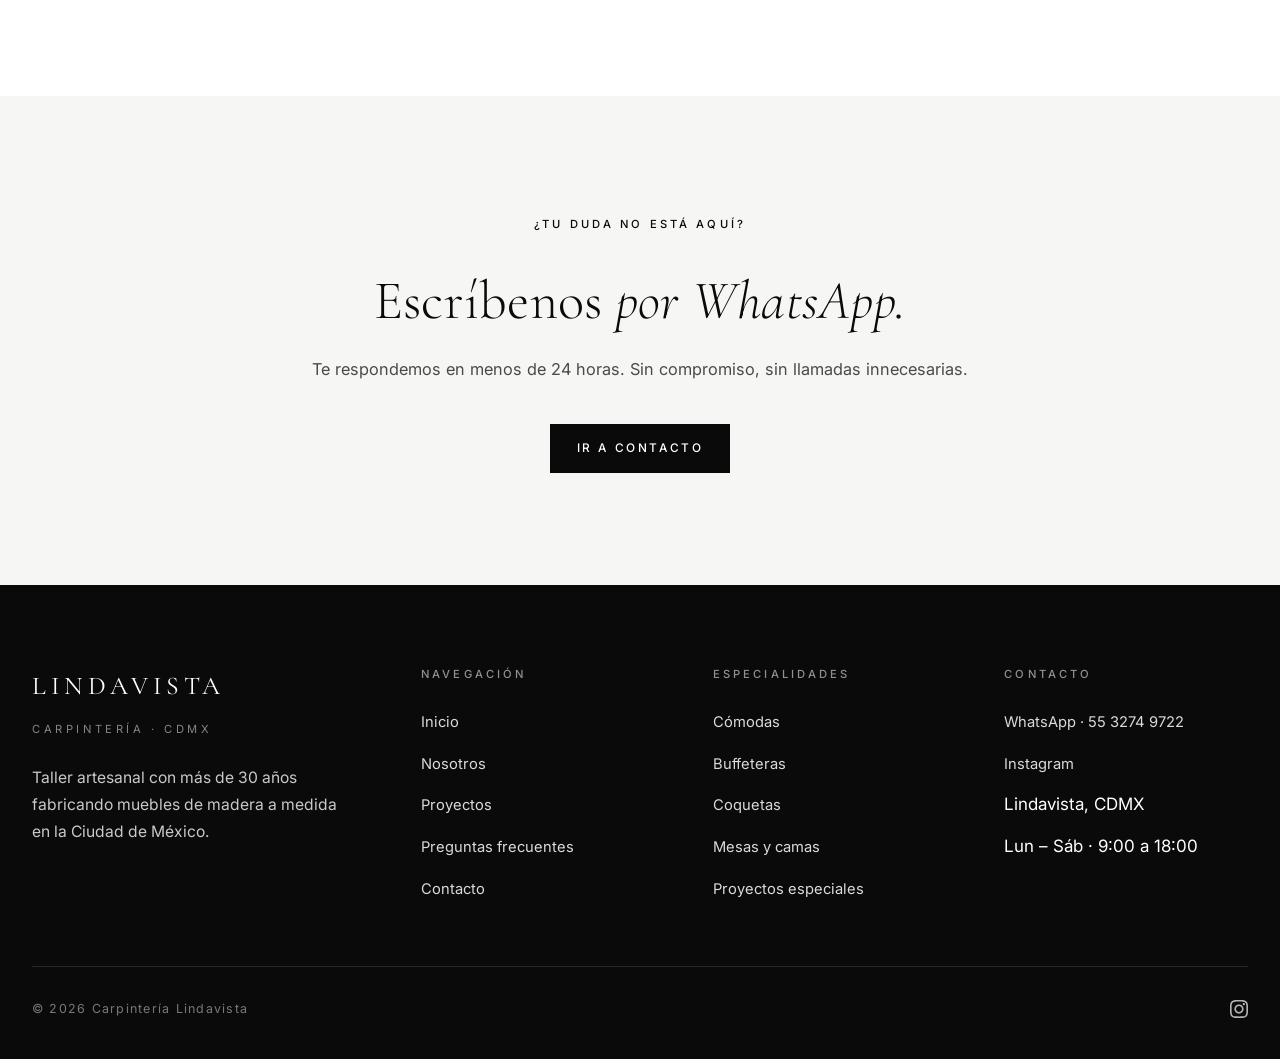
<file: faq.html>
<!DOCTYPE html>
<html lang="es">
<head>
<meta charset="UTF-8">
<meta name="viewport" content="width=device-width, initial-scale=1.0">
<title>Preguntas Frecuentes · Tiempos, Precios y Materiales · Carpintería Lindavista CDMX</title>
<meta name="description" content="Resolvemos dudas sobre tiempos de fabricación, precios, materiales, garantías y entrega de muebles de madera a medida en Ciudad de México.">
<meta name="keywords" content="precios carpintería CDMX, tiempos fabricación muebles, materiales madera, garantía muebles">
<meta name="robots" content="index, follow">
<meta name="geo.region" content="MX-CMX">
<link rel="canonical" href="https://carpinterialindavista.com.mx/faq.html">

<meta property="og:type" content="website">
<meta property="og:title" content="Preguntas frecuentes — Carpintería Lindavista">
<meta property="og:description" content="Tiempos, precios, materiales, garantías y entrega.">
<meta property="og:url" content="https://carpinterialindavista.com.mx/faq.html">
<meta property="og:locale" content="es_MX">

<link rel="icon" type="image/png" sizes="16x16" href="assets/favicon-16.png?v=2">
<link rel="icon" type="image/png" sizes="32x32" href="assets/favicon-32.png?v=2">
<link rel="icon" type="image/png" sizes="192x192" href="assets/favicon-192.png?v=2">
<link rel="apple-touch-icon" sizes="180x180" href="assets/favicon-180.png?v=2">

<script async src="https://www.googletagmanager.com/gtag/js?id=G-ZH3BTLELY6"></script>
<script>window.dataLayer=window.dataLayer||[];function gtag(){dataLayer.push(arguments);}gtag('js',new Date());gtag('config','G-ZH3BTLELY6');</script>

<script type="application/ld+json">
{
  "@context":"https://schema.org","@type":"FAQPage",
  "mainEntity":[
    {"@type":"Question","name":"¿Qué muebles fabrican?","acceptedAnswer":{"@type":"Answer","text":"Cómodas, buffeteras, coquetas, burós, mesas y camas de madera a medida. También clósets, libreros, puertas y proyectos especiales."}},
    {"@type":"Question","name":"¿Cuánto tarda la fabricación?","acceptedAnswer":{"@type":"Answer","text":"Un buró 1-2 semanas, una cómoda o buffetera 2-4 semanas. El tiempo exacto se confirma al cotizar."}},
    {"@type":"Question","name":"¿Hacen entregas en CDMX?","acceptedAnswer":{"@type":"Answer","text":"Sí. Fabricamos en taller y entregamos en toda la Ciudad de México con instalación incluida."}},
    {"@type":"Question","name":"¿Qué materiales usan?","acceptedAnswer":{"@type":"Answer","text":"Madera sólida (pino, encino, parota), MDF, melamina y tablero de alta densidad, según uso, estilo y presupuesto."}},
    {"@type":"Question","name":"¿Qué necesito para cotizar?","acceptedAnswer":{"@type":"Answer","text":"El tipo de mueble, medidas del espacio, referencia de estilo y un rango de presupuesto si ya lo tienes."}},
    {"@type":"Question","name":"¿Dan garantía?","acceptedAnswer":{"@type":"Answer","text":"Sí. Respondemos por la fabricación e instalación. Si algo no quedó como acordamos, lo resolvemos."}},
    {"@type":"Question","name":"¿Cuál es el rango de precios?","acceptedAnswer":{"@type":"Answer","text":"Depende del tamaño, material y acabados. Damos cotización clara antes de comenzar, sin compromiso."}},
    {"@type":"Question","name":"¿Cómo se paga?","acceptedAnswer":{"@type":"Answer","text":"Anticipo al confirmar el proyecto y el resto contra entrega. Transferencia o efectivo."}}
  ]
}
</script>
<script type="application/ld+json">
{
  "@context":"https://schema.org","@type":"BreadcrumbList",
  "itemListElement":[
    {"@type":"ListItem","position":1,"name":"Inicio","item":"https://carpinterialindavista.com.mx/"},
    {"@type":"ListItem","position":2,"name":"Preguntas frecuentes","item":"https://carpinterialindavista.com.mx/faq.html"}
  ]
}
</script>

<link rel="preconnect" href="https://fonts.googleapis.com">
<link rel="preconnect" href="https://fonts.gstatic.com" crossorigin>
<link href="https://fonts.googleapis.com/css2?family=Cormorant+Garamond:ital,wght@0,300;0,400;1,300&family=Abril+Fatface&family=Inter:wght@300;400;500&display=swap" rel="stylesheet">
<link rel="stylesheet" href="assets/styles.css?v=25">
</head>
<body>

<nav class="site-nav solid">
  <a href="/" class="nav-brand"><img src="assets/logo.webp" alt=""><span>Carpintería Lindavista</span></a>
  <button class="nav-toggle" aria-label="Abrir menú"><span></span><span></span><span></span></button>
  <div class="nav-links">
    <a href="/">Inicio</a>
    <a href="nosotros.html">Nosotros</a>
    <a href="proyectos.html">Proyectos</a>
    <a href="faq.html" class="active">Preguntas</a>
    <a href="contacto.html">Contacto</a>
  </div>
</nav>

<header class="page-header">
  <div class="wrap">
    <span class="eyebrow">FAQ</span>
    <h1 class="serif">Preguntas <em>frecuentes.</em></h1>
    <p>Respuestas a las dudas más comunes sobre tiempos, materiales, instalación y cotización. Si la tuya no está aquí, escríbenos.</p>
  </div>
</header>

<section class="section">
  <div class="wrap">
    <div class="faq-list">
      <details class="faq-item"><summary>¿Qué muebles fabrican?</summary><p class="a">Nos especializamos en cómodas, buffeteras, coquetas, burós, mesas y camas de madera a medida. También hacemos clósets, libreros, puertas y proyectos especiales. Si tu proyecto es de madera, podemos hacerlo.</p></details>
      <details class="faq-item"><summary>¿Cuánto tarda la fabricación?</summary><p class="a">Depende de la pieza y la complejidad. Un buró puede tomar 1 a 2 semanas; una cómoda o buffetera de 2 a 4 semanas; proyectos grandes pueden tomar 4 a 8 semanas. Te damos un tiempo estimado al cotizar.</p></details>
      <details class="faq-item"><summary>¿Hacen entregas en CDMX?</summary><p class="a">Sí. Fabricamos en nuestro taller en Lindavista y coordinamos la entrega e instalación en toda la Ciudad de México. El mueble llega terminado y listo para usarse.</p></details>
      <details class="faq-item"><summary>¿Qué materiales usan?</summary><p class="a">Trabajamos con madera sólida (pino, encino, parota), MDF de alta calidad, melamina y tablero de alta densidad. El material se elige según el uso de la pieza, el estilo deseado y el presupuesto.</p></details>
      <details class="faq-item"><summary>¿Qué necesito para cotizar?</summary><p class="a">Cuatro cosas: tipo de mueble, medidas del espacio donde irá, una foto o referencia de estilo, y un rango de presupuesto si ya lo tienes definido. Con eso podemos darte una cotización clara.</p></details>
      <details class="faq-item"><summary>¿Cuál es el rango de precios?</summary><p class="a">Varía mucho según tamaño, material y acabados. Un buró sencillo puede empezar en pocos miles de pesos; una cómoda o buffetera grande con madera sólida está en otra escala. Siempre damos cotización clara antes de comenzar, sin compromiso.</p></details>
      <details class="faq-item"><summary>¿Cómo se paga?</summary><p class="a">Anticipo al confirmar el proyecto (normalmente 50%) para comprar material e iniciar fabricación, y el resto contra entrega del mueble terminado. Aceptamos transferencia y efectivo.</p></details>
      <details class="faq-item"><summary>¿Dan garantía?</summary><p class="a">Sí. Respondemos por la fabricación, herrajes e instalación. Si algo no quedó como acordamos, lo resolvemos sin cargo. Es nuestro nombre el que va en la pieza.</p></details>
      <details class="faq-item"><summary>¿Puedo elegir el color y acabado?</summary><p class="a">Totalmente. Eliges color, tipo de acabado (mate, semibrillante o brillante) y, si quieres, tipo de veta. Te mostramos opciones reales para que decidas antes de aplicar.</p></details>
      <details class="faq-item"><summary>¿Hacen visitas para tomar medidas?</summary><p class="a">Para proyectos grandes (clósets, cocinas, libreros de pared a pared) sí. Para piezas sueltas como cómodas o mesas, normalmente con las medidas que nos envías por WhatsApp es suficiente.</p></details>
    </div>
  </div>
</section>

<section class="section section-cream">
  <div class="wrap" style="text-align:center;max-width:780px;margin:0 auto">
    <span class="eyebrow">¿Tu duda no está aquí?</span>
    <h2 class="serif" style="font-size:clamp(2rem,4.5vw,3.4rem);font-weight:300;line-height:1.08;margin:1.2rem 0 1.5rem">Escríbenos <em>por WhatsApp.</em></h2>
    <p style="color:var(--muted);font-size:1.02rem;line-height:1.8;margin-bottom:2.5rem">Te respondemos en menos de 24 horas. Sin compromiso, sin llamadas innecesarias.</p>
    <a href="contacto.html" class="btn btn-fill">Ir a contacto</a>
  </div>
</section>

<footer class="site-footer">
  <div class="wrap">
    <div class="footer-grid">
      <div class="footer-brand-block">
        <div class="footer-brand">Lindavista</div>
        <small>Carpintería · CDMX</small>
        <p>Taller artesanal con más de 30 años fabricando muebles de madera a medida en la Ciudad de México.</p>
      </div>
      <div class="footer-col"><h4>Navegación</h4><ul>
        <li><a href="/">Inicio</a></li><li><a href="nosotros.html">Nosotros</a></li>
        <li><a href="proyectos.html">Proyectos</a></li><li><a href="faq.html">Preguntas frecuentes</a></li>
        <li><a href="contacto.html">Contacto</a></li>
      </ul></div>
      <div class="footer-col"><h4>Especialidades</h4><ul>
        <li><a href="proyectos.html">Cómodas</a></li><li><a href="proyectos.html">Buffeteras</a></li>
        <li><a href="proyectos.html">Coquetas</a></li><li><a href="proyectos.html">Mesas y camas</a></li>
        <li><a href="proyectos.html">Proyectos especiales</a></li>
      </ul></div>
      <div class="footer-col"><h4>Contacto</h4><ul>
        <li><a href="https://wa.me/5215532749722">WhatsApp · 55 3274 9722</a></li>
        <li><a href="https://www.instagram.com/carpinteria.lindavista/" target="_blank" rel="noopener">Instagram</a></li>
        <li>Lindavista, CDMX</li><li>Lun – Sáb · 9:00 a 18:00</li>
      </ul></div>
    </div>
    <div class="footer-bottom">
      <p>© 2026 Carpintería Lindavista</p>
      <div class="footer-social"><a href="https://www.instagram.com/carpinteria.lindavista/" target="_blank" rel="noopener" aria-label="Instagram"><svg width="18" height="18" viewBox="0 0 24 24" fill="currentColor"><path d="M12 2.163c3.204 0 3.584.012 4.85.07 3.252.148 4.771 1.691 4.919 4.919.058 1.265.069 1.645.069 4.849 0 3.205-.012 3.584-.069 4.849-.149 3.225-1.664 4.771-4.919 4.919-1.266.058-1.644.07-4.85.07-3.204 0-3.584-.012-4.849-.07-3.26-.149-4.771-1.699-4.919-4.92-.058-1.265-.07-1.644-.07-4.849 0-3.204.013-3.583.07-4.849.149-3.227 1.664-4.771 4.919-4.919 1.266-.057 1.645-.069 4.849-.069zm0-2.163c-3.259 0-3.667.014-4.947.072-4.358.2-6.78 2.618-6.98 6.98-.059 1.281-.073 1.689-.073 4.948 0 3.259.014 3.668.072 4.948.2 4.358 2.618 6.78 6.98 6.98 1.281.058 1.689.072 4.948.072 3.259 0 3.668-.014 4.948-.072 4.354-.2 6.782-2.618 6.979-6.98.059-1.28.073-1.689.073-4.948 0-3.259-.014-3.667-.072-4.947-.196-4.354-2.617-6.78-6.979-6.98-1.281-.059-1.69-.073-4.949-.073zm0 5.838c-3.403 0-6.162 2.759-6.162 6.162s2.759 6.163 6.162 6.163 6.162-2.759 6.162-6.163c0-3.403-2.759-6.162-6.162-6.162zm0 10.162c-2.209 0-4-1.79-4-4 0-2.209 1.791-4 4-4s4 1.791 4 4c0 2.21-1.791 4-4 4zm6.406-11.845c-.796 0-1.441.645-1.441 1.44s.645 1.44 1.441 1.44c.795 0 1.439-.645 1.439-1.44s-.644-1.44-1.439-1.44z"/></svg></a></div>
    </div>
  </div>
</footer>

<a href="https://wa.me/5215532749722?text=Hola%2C%20tengo%20una%20duda%20que%20vi%20en%20la%20web." class="wsp-float" target="_blank" rel="noopener" aria-label="WhatsApp"><svg viewBox="0 0 24 24" fill="#fff"><path d="M17.472 14.382c-.297-.149-1.758-.867-2.03-.967-.273-.099-.471-.148-.67.15-.197.297-.767.966-.94 1.164-.173.199-.347.223-.644.075-.297-.15-1.255-.463-2.39-1.475-.883-.788-1.48-1.761-1.653-2.059-.173-.297-.018-.458.13-.606.134-.133.298-.347.446-.52.149-.174.198-.298.298-.497.099-.198.05-.371-.025-.52-.075-.149-.669-1.612-.916-2.207-.242-.579-.487-.5-.669-.51-.173-.008-.371-.01-.57-.01-.198 0-.52.074-.792.372-.272.297-1.04 1.016-1.04 2.479 0 1.462 1.065 2.875 1.213 3.074.149.198 2.096 3.2 5.077 4.487.709.306 1.262.489 1.694.625.712.227 1.36.195 1.871.118.571-.085 1.758-.719 2.006-1.413.248-.694.248-1.289.173-1.413-.074-.124-.272-.198-.57-.347m-5.421 7.403h-.004a9.87 9.87 0 01-5.031-1.378l-.361-.214-3.741.982.998-3.648-.235-.374a9.86 9.86 0 01-1.51-5.26c.001-5.45 4.436-9.884 9.888-9.884 2.64 0 5.122 1.03 6.988 2.898a9.825 9.825 0 012.893 6.994c-.003 5.45-4.437 9.884-9.885 9.884m8.413-18.297A11.815 11.815 0 0012.05 0C5.495 0 .16 5.335.157 11.892c0 2.096.547 4.142 1.588 5.945L.057 24l6.305-1.654a11.882 11.882 0 005.683 1.448h.005c6.554 0 11.89-5.335 11.893-11.893a11.821 11.821 0 00-3.48-8.413z"/></svg></a>

<script src="assets/site.js?v=25"></script>
</body>
</html>
</file>
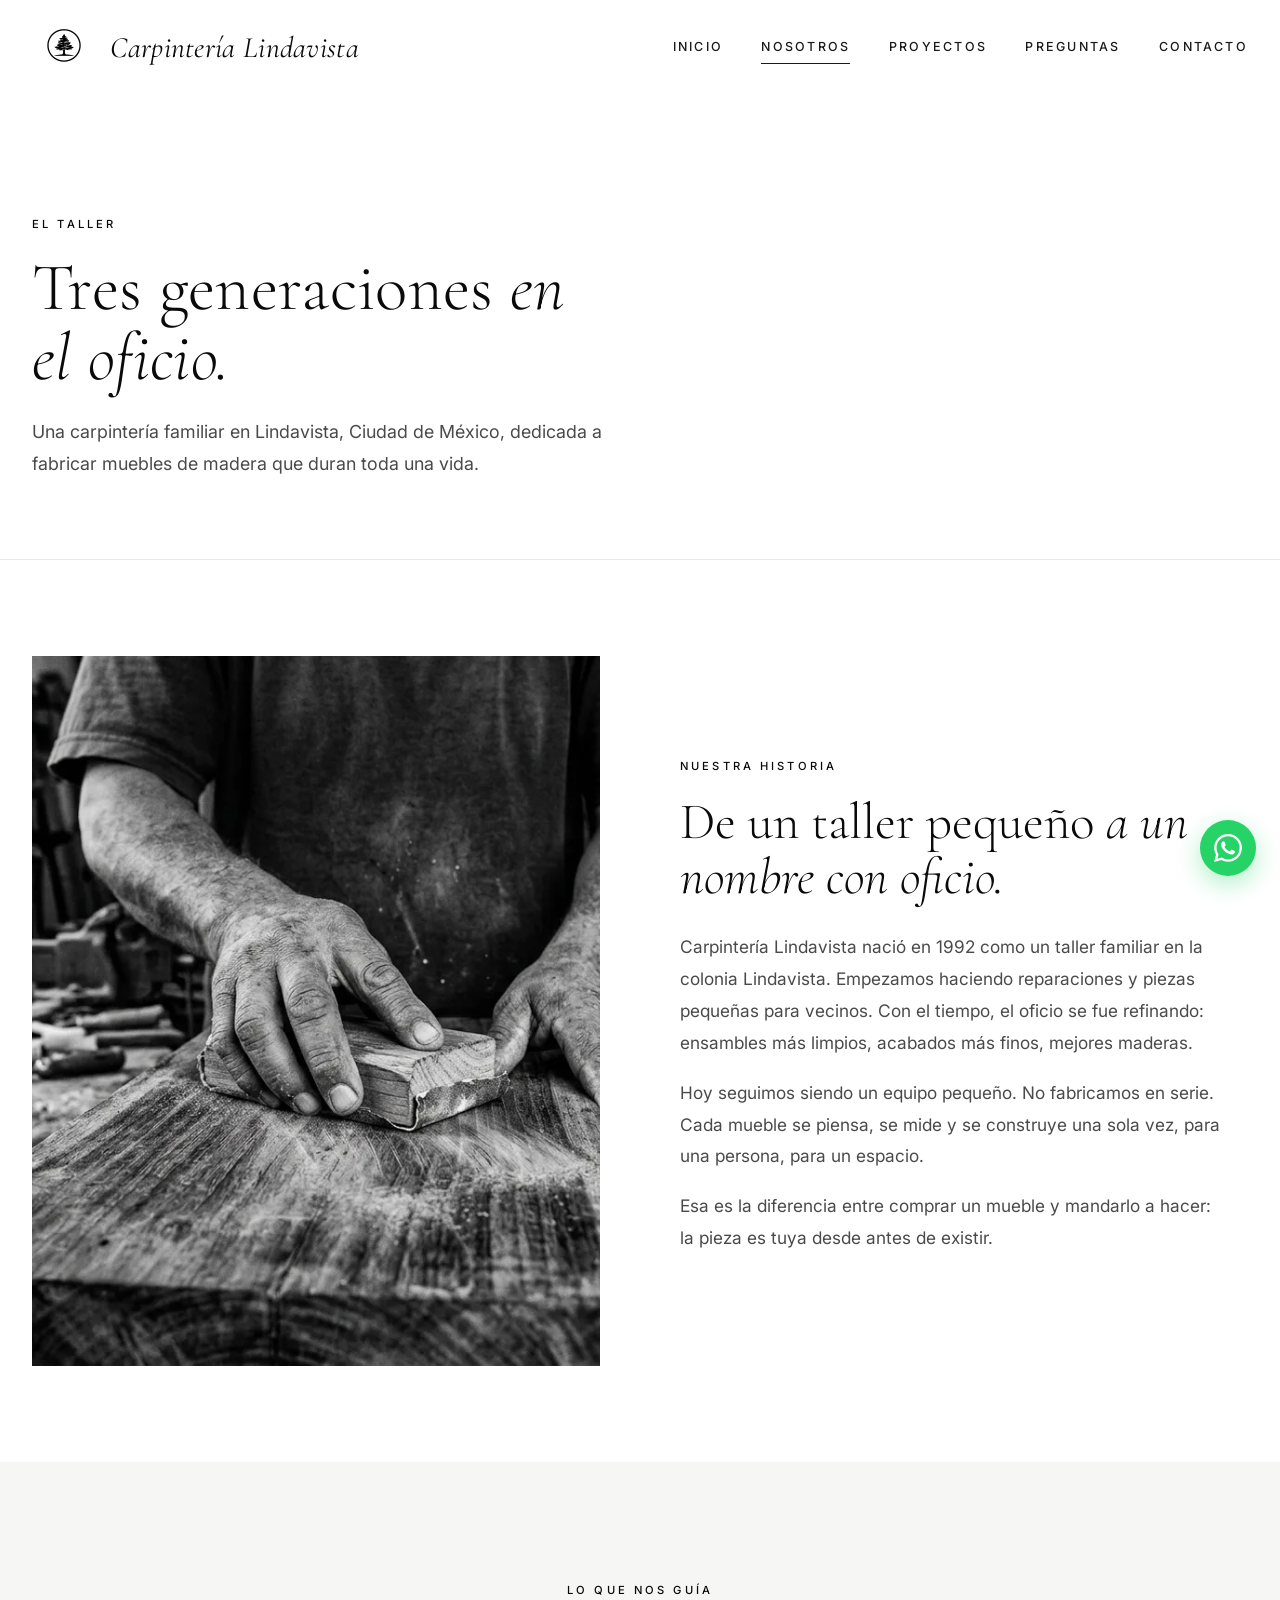
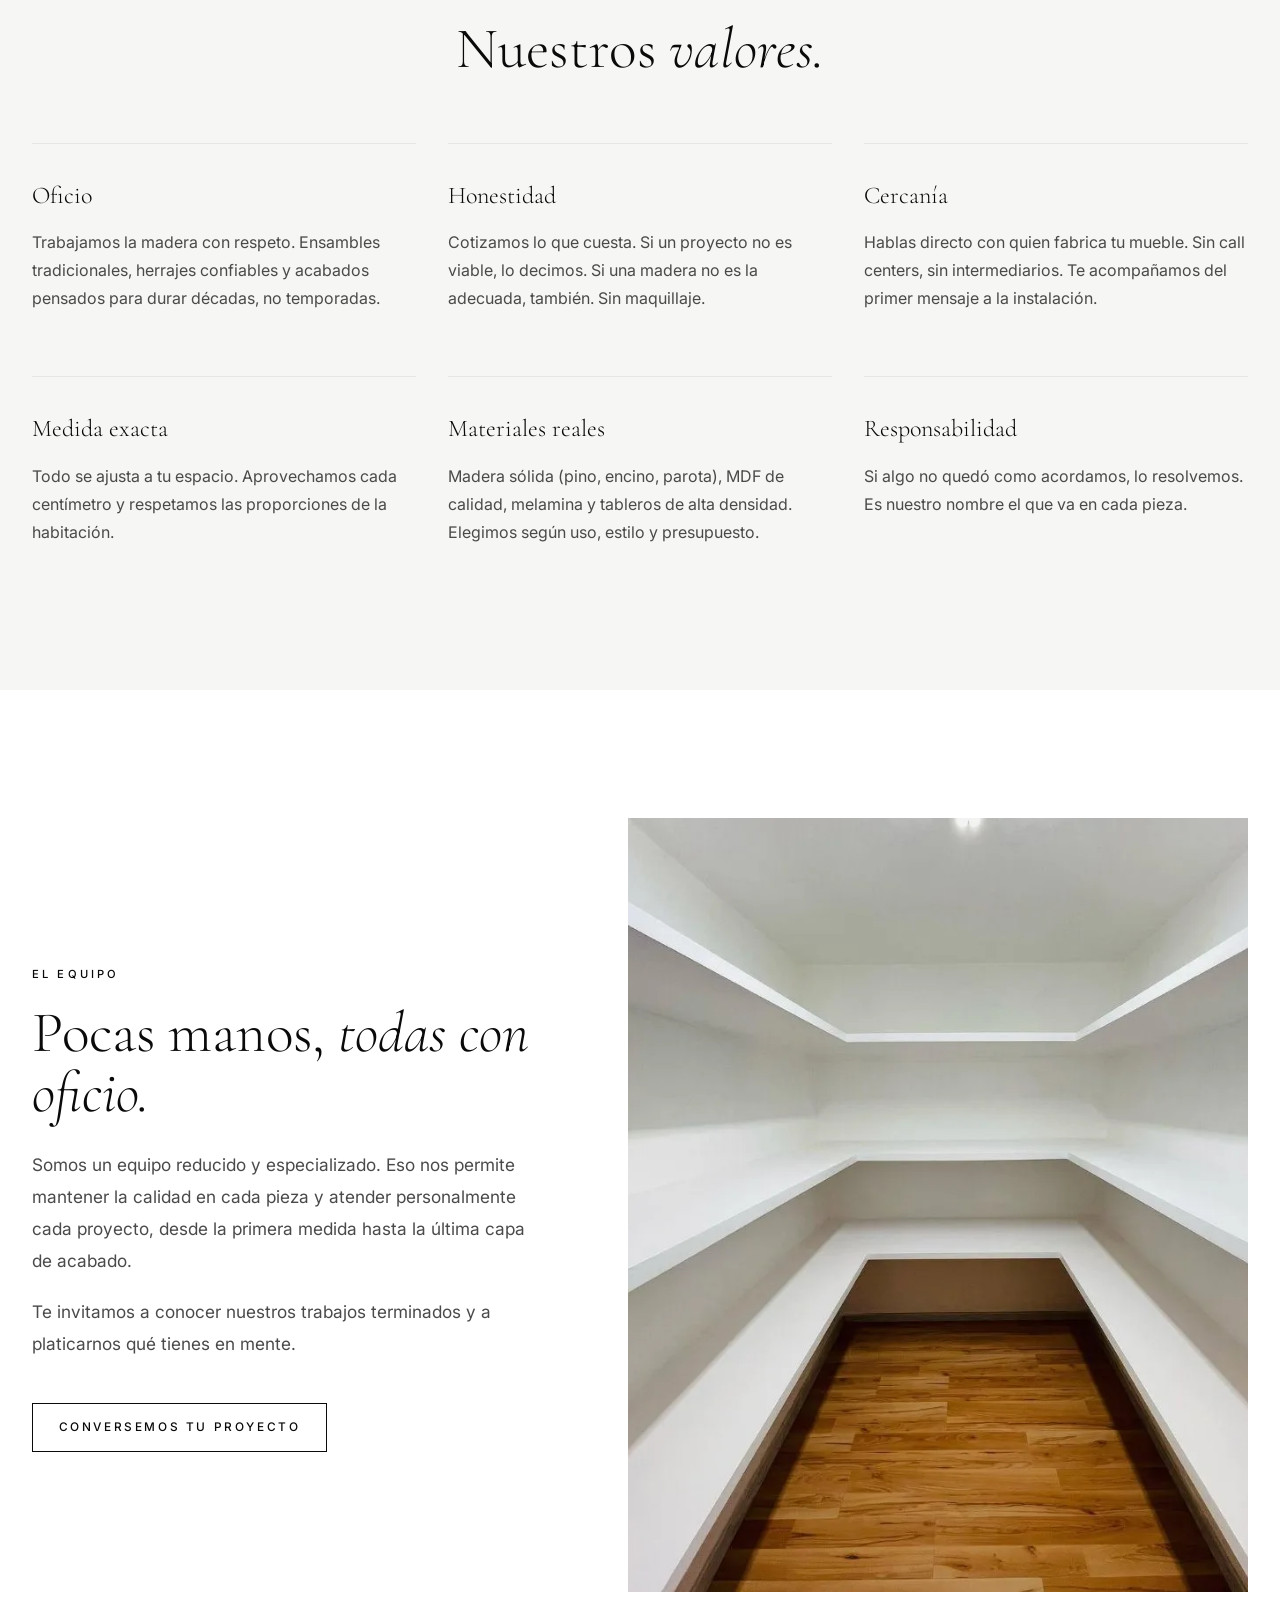
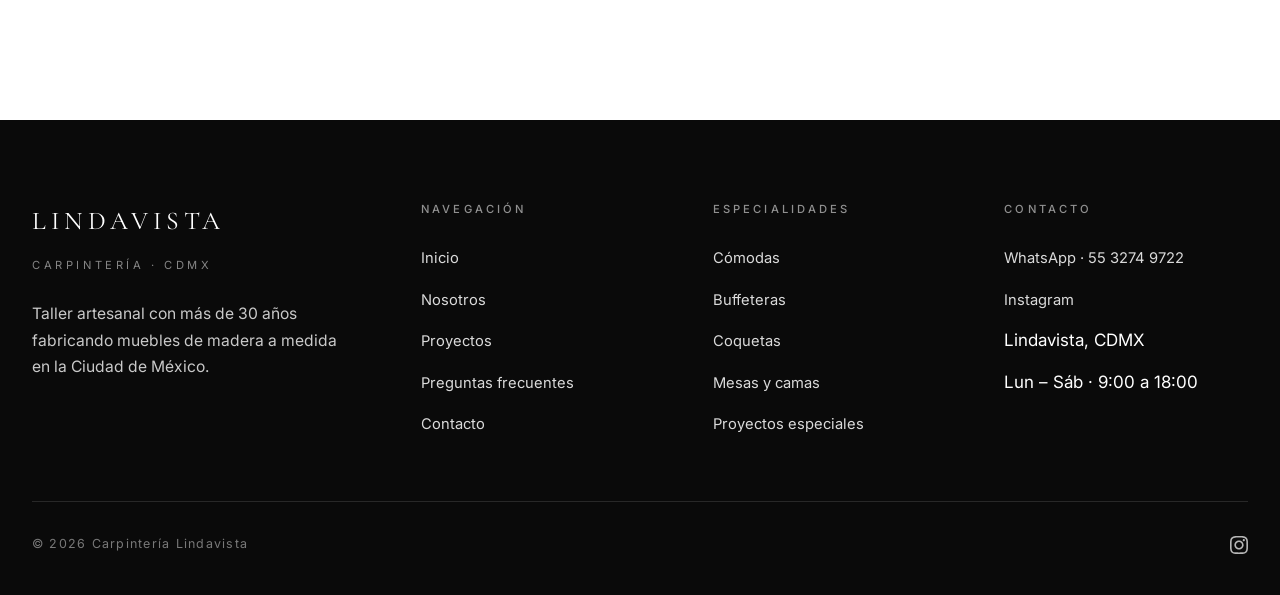
<file: nosotros.html>
<!DOCTYPE html>
<html lang="es">
<head>
<meta charset="UTF-8">
<meta name="viewport" content="width=device-width, initial-scale=1.0">
<title>Sobre Nosotros · Taller de Carpintería en Lindavista CDMX · 30 Años</title>
<meta name="description" content="Conoce nuestro taller en Lindavista, CDMX. Tres generaciones de carpinteros fabricando muebles de madera a medida con técnicas artesanales. Historia, valores y oficio.">
<meta name="keywords" content="taller carpintería Lindavista, carpintero CDMX, historia carpintería, muebles artesanales CDMX">
<meta name="robots" content="index, follow">
<meta name="geo.region" content="MX-CMX">
<meta name="geo.placename" content="Lindavista, Gustavo A. Madero, Ciudad de México">
<link rel="canonical" href="https://carpinterialindavista.com.mx/nosotros.html">

<meta property="og:type" content="website">
<meta property="og:title" content="Nosotros — Carpintería Lindavista">
<meta property="og:description" content="Tres generaciones de oficio en la madera. Conoce nuestra historia y filosofía.">
<meta property="og:url" content="https://carpinterialindavista.com.mx/nosotros.html">
<meta property="og:image" content="https://carpinterialindavista.com.mx/assets/hero-bg.webp">
<meta property="og:locale" content="es_MX">

<link rel="icon" type="image/png" sizes="16x16" href="assets/favicon-16.png?v=2">
<link rel="icon" type="image/png" sizes="32x32" href="assets/favicon-32.png?v=2">
<link rel="icon" type="image/png" sizes="192x192" href="assets/favicon-192.png?v=2">
<link rel="apple-touch-icon" sizes="180x180" href="assets/favicon-180.png?v=2">

<script async src="https://www.googletagmanager.com/gtag/js?id=G-ZH3BTLELY6"></script>
<script>window.dataLayer=window.dataLayer||[];function gtag(){dataLayer.push(arguments);}gtag('js',new Date());gtag('config','G-ZH3BTLELY6');</script>

<script type="application/ld+json">
{
  "@context":"https://schema.org","@type":"AboutPage",
  "name":"Sobre Carpintería Lindavista",
  "url":"https://carpinterialindavista.com.mx/nosotros.html",
  "mainEntity":{
    "@type":"LocalBusiness","name":"Carpintería Lindavista",
    "foundingDate":"1992","areaServed":"Ciudad de México",
    "url":"https://carpinterialindavista.com.mx"
  }
}
</script>
<script type="application/ld+json">
{
  "@context":"https://schema.org","@type":"BreadcrumbList",
  "itemListElement":[
    {"@type":"ListItem","position":1,"name":"Inicio","item":"https://carpinterialindavista.com.mx/"},
    {"@type":"ListItem","position":2,"name":"Nosotros","item":"https://carpinterialindavista.com.mx/nosotros.html"}
  ]
}
</script>

<link rel="preconnect" href="https://fonts.googleapis.com">
<link rel="preconnect" href="https://fonts.gstatic.com" crossorigin>
<link href="https://fonts.googleapis.com/css2?family=Cormorant+Garamond:ital,wght@0,300;0,400;1,300&family=Abril+Fatface&family=Inter:wght@300;400;500&display=swap" rel="stylesheet">
<link rel="stylesheet" href="assets/styles.css?v=25">
</head>
<body>

<nav class="site-nav solid">
  <a href="/" class="nav-brand"><img src="assets/logo.webp" alt=""><span>Carpintería Lindavista</span></a>
  <button class="nav-toggle" aria-label="Abrir menú"><span></span><span></span><span></span></button>
  <div class="nav-links">
    <a href="/">Inicio</a>
    <a href="nosotros.html" class="active">Nosotros</a>
    <a href="proyectos.html">Proyectos</a>
    <a href="faq.html">Preguntas</a>
    <a href="contacto.html">Contacto</a>
  </div>
</nav>

<header class="page-header">
  <div class="wrap">
    <span class="eyebrow">El taller</span>
    <h1 class="serif">Tres generaciones <em>en el oficio.</em></h1>
    <p>Una carpintería familiar en Lindavista, Ciudad de México, dedicada a fabricar muebles de madera que duran toda una vida.</p>
  </div>
</header>

<section class="studio-intro">
  <div class="wrap">
    <div class="studio-grid">
      <img src="assets/hero-bg.webp" alt="Manos trabajando madera en el taller">
      <div class="studio-text">
        <span class="eyebrow">Nuestra historia</span>
        <h2>De un taller pequeño <em>a un nombre con oficio.</em></h2>
        <p>Carpintería Lindavista nació en 1992 como un taller familiar en la colonia Lindavista. Empezamos haciendo reparaciones y piezas pequeñas para vecinos. Con el tiempo, el oficio se fue refinando: ensambles más limpios, acabados más finos, mejores maderas.</p>
        <p>Hoy seguimos siendo un equipo pequeño. No fabricamos en serie. Cada mueble se piensa, se mide y se construye una sola vez, para una persona, para un espacio.</p>
        <p>Esa es la diferencia entre comprar un mueble y mandarlo a hacer: la pieza es tuya desde antes de existir.</p>
      </div>
    </div>
  </div>
</section>

<section class="values">
  <div class="wrap">
    <div class="section-head center">
      <span class="eyebrow">Lo que nos guía</span>
      <h2>Nuestros <em>valores.</em></h2>
    </div>
    <div class="values-grid">
      <div class="value">
        <h3>Oficio</h3>
        <p>Trabajamos la madera con respeto. Ensambles tradicionales, herrajes confiables y acabados pensados para durar décadas, no temporadas.</p>
      </div>
      <div class="value">
        <h3>Honestidad</h3>
        <p>Cotizamos lo que cuesta. Si un proyecto no es viable, lo decimos. Si una madera no es la adecuada, también. Sin maquillaje.</p>
      </div>
      <div class="value">
        <h3>Cercanía</h3>
        <p>Hablas directo con quien fabrica tu mueble. Sin call centers, sin intermediarios. Te acompañamos del primer mensaje a la instalación.</p>
      </div>
      <div class="value">
        <h3>Medida exacta</h3>
        <p>Todo se ajusta a tu espacio. Aprovechamos cada centímetro y respetamos las proporciones de la habitación.</p>
      </div>
      <div class="value">
        <h3>Materiales reales</h3>
        <p>Madera sólida (pino, encino, parota), MDF de calidad, melamina y tableros de alta densidad. Elegimos según uso, estilo y presupuesto.</p>
      </div>
      <div class="value">
        <h3>Responsabilidad</h3>
        <p>Si algo no quedó como acordamos, lo resolvemos. Es nuestro nombre el que va en cada pieza.</p>
      </div>
    </div>
  </div>
</section>

<section class="philosophy">
  <div class="philosophy-inner">
    <div class="philosophy-copy">
      <span class="eyebrow">El equipo</span>
      <h2>Pocas manos, <em>todas con oficio.</em></h2>
      <p>Somos un equipo reducido y especializado. Eso nos permite mantener la calidad en cada pieza y atender personalmente cada proyecto, desde la primera medida hasta la última capa de acabado.</p>
      <p>Te invitamos a conocer nuestros trabajos terminados y a platicarnos qué tienes en mente.</p>
      <a href="contacto.html" class="btn btn-dark">Conversemos tu proyecto</a>
    </div>
    <div class="philosophy-img">
      <img src="assets/work-07.webp" alt="Mueble terminado por el taller" loading="lazy">
    </div>
  </div>
</section>

<footer class="site-footer">
  <div class="wrap">
    <div class="footer-grid">
      <div class="footer-brand-block">
        <div class="footer-brand">Lindavista</div>
        <small>Carpintería · CDMX</small>
        <p>Taller artesanal con más de 30 años fabricando muebles de madera a medida en la Ciudad de México.</p>
      </div>
      <div class="footer-col"><h4>Navegación</h4><ul>
        <li><a href="/">Inicio</a></li><li><a href="nosotros.html">Nosotros</a></li>
        <li><a href="proyectos.html">Proyectos</a></li><li><a href="faq.html">Preguntas frecuentes</a></li>
        <li><a href="contacto.html">Contacto</a></li>
      </ul></div>
      <div class="footer-col"><h4>Especialidades</h4><ul>
        <li><a href="proyectos.html">Cómodas</a></li><li><a href="proyectos.html">Buffeteras</a></li>
        <li><a href="proyectos.html">Coquetas</a></li><li><a href="proyectos.html">Mesas y camas</a></li>
        <li><a href="proyectos.html">Proyectos especiales</a></li>
      </ul></div>
      <div class="footer-col"><h4>Contacto</h4><ul>
        <li><a href="https://wa.me/5215532749722">WhatsApp · 55 3274 9722</a></li>
        <li><a href="https://www.instagram.com/carpinteria.lindavista/" target="_blank" rel="noopener">Instagram</a></li>
        <li>Lindavista, CDMX</li><li>Lun – Sáb · 9:00 a 18:00</li>
      </ul></div>
    </div>
    <div class="footer-bottom">
      <p>© 2026 Carpintería Lindavista</p>
      <div class="footer-social"><a href="https://www.instagram.com/carpinteria.lindavista/" target="_blank" rel="noopener" aria-label="Instagram"><svg width="18" height="18" viewBox="0 0 24 24" fill="currentColor"><path d="M12 2.163c3.204 0 3.584.012 4.85.07 3.252.148 4.771 1.691 4.919 4.919.058 1.265.069 1.645.069 4.849 0 3.205-.012 3.584-.069 4.849-.149 3.225-1.664 4.771-4.919 4.919-1.266.058-1.644.07-4.85.07-3.204 0-3.584-.012-4.849-.07-3.26-.149-4.771-1.699-4.919-4.92-.058-1.265-.07-1.644-.07-4.849 0-3.204.013-3.583.07-4.849.149-3.227 1.664-4.771 4.919-4.919 1.266-.057 1.645-.069 4.849-.069zm0-2.163c-3.259 0-3.667.014-4.947.072-4.358.2-6.78 2.618-6.98 6.98-.059 1.281-.073 1.689-.073 4.948 0 3.259.014 3.668.072 4.948.2 4.358 2.618 6.78 6.98 6.98 1.281.058 1.689.072 4.948.072 3.259 0 3.668-.014 4.948-.072 4.354-.2 6.782-2.618 6.979-6.98.059-1.28.073-1.689.073-4.948 0-3.259-.014-3.667-.072-4.947-.196-4.354-2.617-6.78-6.979-6.98-1.281-.059-1.69-.073-4.949-.073zm0 5.838c-3.403 0-6.162 2.759-6.162 6.162s2.759 6.163 6.162 6.163 6.162-2.759 6.162-6.163c0-3.403-2.759-6.162-6.162-6.162zm0 10.162c-2.209 0-4-1.79-4-4 0-2.209 1.791-4 4-4s4 1.791 4 4c0 2.21-1.791 4-4 4zm6.406-11.845c-.796 0-1.441.645-1.441 1.44s.645 1.44 1.441 1.44c.795 0 1.439-.645 1.439-1.44s-.644-1.44-1.439-1.44z"/></svg></a></div>
    </div>
  </div>
</footer>

<a href="https://wa.me/5215532749722?text=Hola%2C%20vengo%20de%20Nosotros%20en%20la%20web%20y%20me%20interesa%20cotizar." class="wsp-float" target="_blank" rel="noopener" aria-label="WhatsApp"><svg viewBox="0 0 24 24" fill="#fff"><path d="M17.472 14.382c-.297-.149-1.758-.867-2.03-.967-.273-.099-.471-.148-.67.15-.197.297-.767.966-.94 1.164-.173.199-.347.223-.644.075-.297-.15-1.255-.463-2.39-1.475-.883-.788-1.48-1.761-1.653-2.059-.173-.297-.018-.458.13-.606.134-.133.298-.347.446-.52.149-.174.198-.298.298-.497.099-.198.05-.371-.025-.52-.075-.149-.669-1.612-.916-2.207-.242-.579-.487-.5-.669-.51-.173-.008-.371-.01-.57-.01-.198 0-.52.074-.792.372-.272.297-1.04 1.016-1.04 2.479 0 1.462 1.065 2.875 1.213 3.074.149.198 2.096 3.2 5.077 4.487.709.306 1.262.489 1.694.625.712.227 1.36.195 1.871.118.571-.085 1.758-.719 2.006-1.413.248-.694.248-1.289.173-1.413-.074-.124-.272-.198-.57-.347m-5.421 7.403h-.004a9.87 9.87 0 01-5.031-1.378l-.361-.214-3.741.982.998-3.648-.235-.374a9.86 9.86 0 01-1.51-5.26c.001-5.45 4.436-9.884 9.888-9.884 2.64 0 5.122 1.03 6.988 2.898a9.825 9.825 0 012.893 6.994c-.003 5.45-4.437 9.884-9.885 9.884m8.413-18.297A11.815 11.815 0 0012.05 0C5.495 0 .16 5.335.157 11.892c0 2.096.547 4.142 1.588 5.945L.057 24l6.305-1.654a11.882 11.882 0 005.683 1.448h.005c6.554 0 11.89-5.335 11.893-11.893a11.821 11.821 0 00-3.48-8.413z"/></svg></a>

<script src="assets/site.js?v=25"></script>
</body>
</html>
</file>
<file: assets/styles.css>
/* ============ Carpintería Lindavista — estilo Alba (B/N puro) ============ */
*,*::before,*::after{box-sizing:border-box;margin:0;padding:0}
:root{
  --ink:#0a0a0a;
  --ink-soft:#1a1a1a;
  --muted:#4a4a4a;
  --line:#e6e6e6;
  --paper:#ffffff;
  --paper-2:#f6f6f4;
  --white:#fff;
  --black:#000;
  --shadow:0 20px 60px rgba(0,0,0,.08);
}
html{scroll-behavior:smooth}
html,body{max-width:100%;overflow-x:hidden}
body{
  font-family:'Inter','Jost',-apple-system,BlinkMacSystemFont,Arial,sans-serif;
  background:var(--paper);
  color:var(--ink);
  font-weight:400;
  -webkit-font-smoothing:antialiased;
  text-rendering:optimizeLegibility;
  line-height:1.65;
  font-size:17px;
}
img{max-width:100%;display:block}
a{color:inherit;text-decoration:none}
section{position:relative}

.serif{font-family:'Cormorant Garamond','Playfair Display',Georgia,serif;font-weight:300;letter-spacing:.005em}
.eyebrow{display:inline-block;font-size:.7rem;font-weight:500;text-transform:uppercase;letter-spacing:.28em;color:var(--ink);margin-bottom:1.2rem}
.eyebrow.on-dark{color:rgba(255,255,255,.7)}
.rule{width:36px;height:1px;background:var(--ink);margin:1.1rem 0 1.6rem}
.rule.center{margin-left:auto;margin-right:auto}
.rule.on-dark{background:rgba(255,255,255,.6)}

/* ============ NAV ============ */
nav.site-nav{
  position:fixed;top:0;left:0;right:0;z-index:100;
  height:96px;
  padding:0 2rem;
  display:flex;align-items:center;justify-content:space-between;
  background:transparent;
  transition:background .3s ease, box-shadow .3s ease, border-color .3s ease;
  border-bottom:1px solid transparent;
}
nav.site-nav.solid{
  background:rgba(255,255,255,.96);
  backdrop-filter:blur(14px);
  border-bottom-color:transparent;
  box-shadow:none;
}
.nav-brand{
  display:flex;align-items:center;gap:.9rem;
  font-family:'Cormorant Garamond',Georgia,serif;
  font-size:1.85rem;font-weight:400;font-style:italic;
  letter-spacing:.01em;
  color:var(--white);
}
.nav-brand img{width:64px;height:64px;object-fit:cover;border-radius:50%;background:rgba(255,255,255,.1)}
.nav-brand span{display:block;line-height:1}
nav.site-nav.solid .nav-brand{color:var(--ink)}
nav.site-nav.solid .nav-brand img{background:transparent;filter:invert(1)}

.nav-links{display:flex;align-items:center;gap:2.4rem}
.nav-links a{
  position:relative;
  font-size:.78rem;font-weight:500;letter-spacing:.18em;
  text-transform:uppercase;
  color:rgba(255,255,255,.85);
  transition:color .2s;
}
.nav-links a:hover{color:var(--white)}
.nav-links a.active::after{
  content:'';position:absolute;left:0;right:0;bottom:-6px;height:1px;background:currentColor;
}
nav.site-nav.solid .nav-links a{color:var(--ink-soft)}
nav.site-nav.solid .nav-links a:hover{color:var(--black)}

.nav-toggle{
  display:none;
  width:42px;height:42px;border:none;background:transparent;cursor:pointer;
  flex-direction:column;justify-content:center;align-items:center;gap:5px;
  z-index:200;
}
.nav-toggle span{display:block;width:24px;height:1.5px;background:var(--white);transition:transform .35s, opacity .25s, background .25s}
nav.site-nav.solid .nav-toggle span{background:var(--ink)}
.nav-toggle.open span{background:var(--ink)}
.nav-toggle.open span:nth-child(1){transform:translateY(6.5px) rotate(45deg)}
.nav-toggle.open span:nth-child(2){opacity:0}
.nav-toggle.open span:nth-child(3){transform:translateY(-6.5px) rotate(-45deg)}

/* ============ HERO ============ */
.hero{
  position:relative;
  width:100vw;
  height:100vh;
  height:100svh;
  min-height:560px;
  overflow:hidden;
  color:var(--white);
  background:#0a0a0a;
}
.hero-carousel{position:absolute;inset:0;z-index:0}
.hero-slide{position:absolute;inset:0;opacity:0;transition:opacity 1.5s ease-in-out}
.hero-slide.active{opacity:1}
.hero-slide img{width:100%;height:100%;object-fit:cover;animation:heroZoom 9s ease-out forwards}
.hero-slide.active img{animation:heroZoom 9s ease-out forwards}
@keyframes heroZoom{from{transform:scale(1.06)}to{transform:scale(1)}}
.hero::after{content:'';position:absolute;inset:0;background:linear-gradient(180deg,rgba(0,0,0,.35) 0%,rgba(0,0,0,.2) 40%,rgba(0,0,0,.6) 100%);z-index:1}
.hero-content{
  position:relative;z-index:2;
  width:100%;max-width:1280px;margin:0 auto;
  height:100%;
  display:flex;flex-direction:column;justify-content:center;align-items:flex-start;
  padding:0 2rem;
}
.hero-kicker{font-size:.72rem;font-weight:500;letter-spacing:.36em;text-transform:uppercase;color:rgba(255,255,255,.75);margin-bottom:1.6rem}
.hero h1{
  font-family:'Cormorant Garamond',Georgia,serif;
  font-weight:300;
  font-size:clamp(2.6rem, 6.5vw, 5.4rem);
  line-height:1.02;
  letter-spacing:.005em;
  max-width:14ch;
  margin-bottom:1.4rem;
}
.hero h1 em{font-style:italic;font-weight:300}
.hero-sub{
  max-width:520px;
  font-size:1.1rem;
  line-height:1.7;
  color:rgba(255,255,255,.92);
  margin-bottom:2.4rem;
  font-weight:400;
}
.hero-actions{display:flex;gap:1rem;flex-wrap:wrap}

/* Botones tipo Alba */
.btn{
  display:inline-flex;align-items:center;justify-content:center;gap:.6rem;
  min-height:48px;
  padding:.85rem 1.6rem;
  font-family:inherit;
  font-size:.74rem;font-weight:500;
  letter-spacing:.22em;text-transform:uppercase;
  border:1px solid currentColor;
  background:transparent;
  color:var(--white);
  cursor:pointer;
  transition:background .25s, color .25s, border-color .25s, transform .25s;
}
.btn:hover{background:var(--white);color:var(--ink);transform:translateY(-1px)}
.btn-dark{color:var(--ink);border-color:var(--ink)}
.btn-dark:hover{background:var(--ink);color:var(--white)}
.btn-fill{background:var(--ink);color:var(--white);border-color:var(--ink)}
.btn-fill:hover{background:var(--white);color:var(--ink)}

/* Hero indicadores */
.hero-dots{
  display:none;
}
.hero-dot{
  width:30px;height:1px;background:rgba(255,255,255,.35);border:none;cursor:pointer;
  transition:background .3s,transform .3s,height .3s;
  padding:0;
}
.hero-dot.active{background:var(--white);height:2px}
.hero-scroll{display:none}
.hero-scroll::after{content:'';display:block;width:40px;height:1px;background:rgba(255,255,255,.5)}

/* ============ Secciones genéricas ============ */
.wrap{width:100%;max-width:1280px;margin:0 auto;padding:0 2rem}
.section{padding:7rem 0}
.section-tight{padding:5rem 0}
.section-dark{background:var(--ink);color:var(--white)}
.section-cream{background:var(--paper-2)}

.section-head{width:100%;max-width:none;margin-bottom:4rem}
.section-head.center{margin-left:auto;margin-right:auto;text-align:center;max-width:780px}
.section-head h2{
  font-family:'Cormorant Garamond',Georgia,serif;
  font-weight:300;
  font-size:clamp(2rem, 4.5vw, 3.6rem);
  line-height:1.05;
  letter-spacing:.005em;
  margin-bottom:1.3rem;
}
.section-head h2 em{font-style:italic;font-weight:300}
.section-head p{color:var(--muted);font-size:1.08rem;line-height:1.8;max-width:640px;font-weight:400}
.section-dark .section-head p{color:rgba(255,255,255,.7)}

/* ============ Page header (sub-páginas) ============ */
.page-header{
  padding:13rem 0 5rem;
  background:var(--paper);
  border-bottom:1px solid var(--line);
}
.page-header h1{
  font-family:'Cormorant Garamond',Georgia,serif;
  font-weight:300;
  font-size:clamp(2.4rem, 5.5vw, 4.2rem);
  line-height:1.05;
  max-width:18ch;
  margin-bottom:1.4rem;
}
.page-header p{color:var(--muted);font-size:1.12rem;line-height:1.75;max-width:620px;font-weight:400}

/* ============ FOOTER ============ */
footer.site-footer{
  background:var(--ink);
  color:var(--white);
  padding:5rem 0 2.5rem;
}
.footer-grid{
  display:grid;
  grid-template-columns:1.4fr 1fr 1fr 1fr;
  gap:3rem;
  padding-bottom:4rem;
  border-bottom:1px solid rgba(255,255,255,.12);
}
.footer-brand-block .footer-brand{
  font-family:'Cormorant Garamond',Georgia,serif;
  font-size:1.6rem;text-transform:uppercase;letter-spacing:.18em;font-weight:400;
  margin-bottom:.4rem;
}
.footer-brand-block small{font-size:.7rem;letter-spacing:.32em;text-transform:uppercase;color:rgba(255,255,255,.5)}
.footer-brand-block p{margin-top:1.5rem;color:rgba(255,255,255,.78);font-size:.98rem;line-height:1.7;max-width:320px;font-weight:400}
.footer-col h4{
  font-size:.7rem;font-weight:500;letter-spacing:.28em;text-transform:uppercase;
  color:rgba(255,255,255,.55);
  margin-bottom:1.5rem;
}
.footer-col ul{list-style:none;display:flex;flex-direction:column;gap:.85rem}
.footer-col a{color:rgba(255,255,255,.85);font-size:.92rem;transition:color .2s}
.footer-col a:hover{color:var(--white)}
.footer-bottom{
  padding-top:2rem;
  display:flex;justify-content:space-between;align-items:center;flex-wrap:wrap;gap:1rem;
  color:rgba(255,255,255,.45);
  font-size:.78rem;letter-spacing:.1em;
}
.footer-social{display:flex;gap:1.2rem}
.footer-social a{display:flex;color:rgba(255,255,255,.7);transition:color .2s}
.footer-social a:hover{color:var(--white)}

/* ============ WhatsApp flotante ============ */
.wsp-float{
  position:fixed;bottom:1.5rem;right:1.5rem;z-index:90;
  width:56px;height:56px;
  background:#25D366;border-radius:50%;
  display:flex;align-items:center;justify-content:center;
  box-shadow:0 8px 24px rgba(37,211,102,.36);
  transition:transform .2s, box-shadow .2s;
}
.wsp-float:hover{transform:scale(1.06)}
.wsp-float svg{width:28px;height:28px;fill:#fff}

/* ============ HOME: Filosofía ============ */
.philosophy{padding:8rem 0}
.philosophy-inner{display:grid;grid-template-columns:1fr 1.2fr;gap:5rem;align-items:center;width:100%;max-width:1280px;margin:0 auto;padding:0 2rem}
.philosophy-img{aspect-ratio:4/5;overflow:hidden}
.philosophy-img img{width:100%;height:100%;object-fit:cover}
.philosophy-copy h2{
  font-family:'Cormorant Garamond',Georgia,serif;font-weight:300;
  font-size:clamp(2.2rem,4.5vw,3.6rem);line-height:1.05;margin-bottom:1.6rem;
}
.philosophy-copy p{color:var(--muted);font-size:1.08rem;line-height:1.85;margin-bottom:1.2rem;max-width:540px;font-weight:400}
.philosophy-copy .btn{margin-top:1.5rem}

/* ============ HOME: Especialidades (imagen) ============ */
.approach{padding:0;background:linear-gradient(90deg,#f3ebe2 0%,#f3ebe2 50%,#eee5de 50%,#eee5de 100%);display:flex;justify-content:center}
.oficio-img{display:block;width:100%;max-width:1600px;height:auto}
.specs{
  list-style:none;
  display:grid;
  grid-template-columns:repeat(4,1fr);
  max-width:1100px;
  margin:0 auto;
  border-top:1px solid var(--line);
}
.specs li{
  font-family:'Cormorant Garamond',Georgia,serif;
  font-weight:300;
  font-size:clamp(1.6rem,2.4vw,2.2rem);
  text-align:center;
  padding:2.4rem 1rem;
  border-bottom:1px solid var(--line);
  border-right:1px solid var(--line);
  transition:background .25s, color .25s;
  cursor:default;
}
.specs li:nth-child(4n){border-right:none}
.specs li:hover{background:var(--ink);color:var(--white)}
@media (max-width:1024px){
  .specs{grid-template-columns:repeat(2,1fr)}
  .specs li:nth-child(4n){border-right:1px solid var(--line)}
  .specs li:nth-child(2n){border-right:none}
}
@media (max-width:600px){
  .specs{grid-template-columns:1fr}
  .specs li{border-right:none !important;padding:1.8rem 1rem}
}
.approach-grid{
  display:grid;
  grid-template-columns:repeat(4,1fr);
  gap:1px;
  background:var(--line);
  border:1px solid var(--line);
}
.approach-item{
  background:var(--paper);
  padding:3rem 2rem;
  display:flex;flex-direction:column;
  min-height:280px;
  transition:background .3s;
}
.approach-item:hover{background:var(--ink);color:var(--white)}
.approach-item:hover .approach-num,.approach-item:hover p{color:rgba(255,255,255,.65)}
.approach-num{font-size:.72rem;letter-spacing:.3em;color:var(--muted);margin-bottom:auto;transition:color .3s}
.approach-item h3{font-family:'Cormorant Garamond',Georgia,serif;font-weight:300;font-size:1.7rem;line-height:1.15;margin:3rem 0 1rem}
.approach-item p{font-size:1rem;line-height:1.7;color:var(--muted);transition:color .3s;font-weight:400}

/* ============ HOME: Proceso (timeline zigzag) ============ */
.process{padding:6rem 0 5rem;background:var(--ink);color:var(--white)}
.process .section-head h2{color:var(--white)}
.process .section-head{margin-bottom:3rem}
.timeline{
  list-style:none;
  max-width:880px;
  margin:0 auto;
  position:relative;
  padding:1rem 0;
}
.timeline::before{
  content:'';
  position:absolute;
  left:50%;top:0;bottom:0;
  width:1px;
  background:linear-gradient(180deg, transparent 0%, rgba(255,255,255,.3) 8%, rgba(255,255,255,.3) 92%, transparent 100%);
  transform:translateX(-50%);
}
.timeline li{
  position:relative;
  display:grid;
  grid-template-columns:1fr 1fr;
  align-items:center;
  padding:1.1rem 0;
  min-height:80px;
}
.timeline li::before{
  content:'';
  position:absolute;
  left:50%;top:50%;
  width:11px;height:11px;
  border-radius:50%;
  background:var(--white);
  transform:translate(-50%,-50%);
  box-shadow:0 0 0 5px var(--ink);
  z-index:1;
}
.t-card{
  display:flex;flex-direction:column;
  gap:.2rem;
}
/* Pasos impares: tarjeta a la izquierda */
.timeline li:nth-child(odd) .t-card{
  grid-column:1;
  text-align:right;
  padding-right:3rem;
}
/* Pasos pares: tarjeta a la derecha */
.timeline li:nth-child(even) .t-card{
  grid-column:2;
  text-align:left;
  padding-left:3rem;
}
.t-num{
  font-family:'Cormorant Garamond',serif;
  font-style:italic;
  font-size:.85rem;
  letter-spacing:.15em;
  color:rgba(255,255,255,.5);
}
.t-title{
  font-family:'Cormorant Garamond',serif;
  font-size:1.6rem;
  font-weight:300;
  line-height:1.15;
}
.t-desc{
  font-size:.95rem;
  color:rgba(255,255,255,.7);
  font-weight:400;
  line-height:1.5;
}

@media (max-width:680px){
  .timeline{max-width:100%;padding:0}
  .timeline::before{left:18px}
  .timeline li{grid-template-columns:1fr;padding:1rem 0 1rem 0;min-height:0}
  .timeline li::before{left:18px;top:1.5rem;transform:translate(-50%,0)}
  .timeline li:nth-child(odd) .t-card,
  .timeline li:nth-child(even) .t-card{
    grid-column:1;
    text-align:left;
    padding:0 0 0 3rem;
  }
  .t-title{font-size:1.35rem}
}

/* ============ HOME: Portfolio preview ============ */
.portfolio-preview{padding:8rem 0}
.portfolio-grid{display:grid;grid-template-columns:repeat(3,1fr);gap:1.5rem;margin-top:3.5rem}
.portfolio-card{position:relative;aspect-ratio:4/5;overflow:hidden;background:#eee;cursor:pointer}
.portfolio-card img{width:100%;height:100%;object-fit:cover;transition:transform .8s ease}
.portfolio-card:hover img{transform:scale(1.05)}
.portfolio-card .meta{
  position:absolute;left:0;right:0;bottom:0;
  padding:1.5rem;
  background:linear-gradient(180deg,transparent 0%,rgba(0,0,0,.7) 100%);
  color:var(--white);
}
.portfolio-card .meta h4{font-family:'Cormorant Garamond',serif;font-size:1.3rem;font-weight:300;margin-bottom:.2rem}
.portfolio-card .meta span{font-size:.7rem;letter-spacing:.25em;text-transform:uppercase;color:rgba(255,255,255,.75)}
.portfolio-cta{text-align:center;margin-top:4rem}

/* ============ HOME: Assurances ============ */
.assurances{padding:7rem 0;border-top:1px solid var(--line)}
.assurances-grid{display:grid;grid-template-columns:repeat(3,1fr);gap:3rem;margin-top:3rem}
.assurance{padding:0}
.assurance .num{font-family:'Cormorant Garamond',serif;font-size:1.1rem;color:var(--muted);margin-bottom:1.2rem;letter-spacing:.05em}
.assurance h3{font-family:'Cormorant Garamond',serif;font-size:1.7rem;font-weight:300;margin-bottom:.9rem;line-height:1.2}
.assurance p{color:var(--muted);font-size:1.02rem;line-height:1.75;font-weight:400}

/* ============ NOSOTROS ============ */
.studio-intro{padding:6rem 0}
.studio-grid{display:grid;grid-template-columns:1fr 1fr;gap:5rem;align-items:center}
.studio-grid img{width:100%;aspect-ratio:4/5;object-fit:cover}
.studio-text h2{font-family:'Cormorant Garamond',serif;font-weight:300;font-size:clamp(2rem,4vw,3.2rem);line-height:1.08;margin-bottom:1.6rem}
.studio-text p{color:var(--muted);font-size:1.08rem;line-height:1.85;margin-bottom:1.1rem;max-width:540px;font-weight:400}
.values{padding:7rem 0;background:var(--paper-2)}
.values-grid{display:grid;grid-template-columns:repeat(3,1fr);gap:2rem;margin-top:3rem}
.value{padding:2rem 0;border-top:1px solid var(--line)}
.value h3{font-family:'Cormorant Garamond',serif;font-size:1.5rem;font-weight:300;margin-bottom:.8rem}
.value p{color:var(--muted);font-size:1rem;line-height:1.75;font-weight:400}

/* ============ PROYECTOS (galería) ============ */
.gallery-filters{display:flex;gap:.6rem;flex-wrap:wrap;justify-content:center;margin:0 0 3.5rem}
.gallery-filter{
  background:transparent;border:1px solid var(--line);
  padding:.55rem 1.1rem;
  font-size:.72rem;letter-spacing:.22em;text-transform:uppercase;
  color:var(--ink);cursor:pointer;
  transition:background .2s,color .2s,border-color .2s;
  font-family:inherit;
}
.gallery-filter:hover{border-color:var(--ink)}
.gallery-filter.active{background:var(--ink);color:var(--white);border-color:var(--ink)}
.gallery{display:grid;grid-template-columns:repeat(3,1fr);gap:1.2rem}
.gal-item{position:relative;aspect-ratio:4/5;overflow:hidden;background:#eee;cursor:zoom-in}
.gal-item img{width:100%;height:100%;object-fit:cover;transition:transform .7s}
.gal-item:hover img{transform:scale(1.04)}
.gal-item .gal-overlay{
  position:absolute;inset:0;
  background:rgba(0,0,0,.4);
  opacity:0;transition:opacity .3s;
  display:flex;flex-direction:column;justify-content:flex-end;
  padding:1.5rem;color:var(--white);
}
.gal-item:hover .gal-overlay{opacity:1}
.gal-overlay h4{font-family:'Cormorant Garamond',serif;font-size:1.3rem;font-weight:300;margin-bottom:.2rem}
.gal-overlay span{font-size:.7rem;letter-spacing:.22em;text-transform:uppercase;opacity:.85}

/* Lightbox */
.lb{display:none;position:fixed;inset:0;z-index:1000;background:rgba(0,0,0,.95);align-items:center;justify-content:center;cursor:zoom-out}
.lb.open{display:flex}
.lb img{max-width:92vw;max-height:92vh;object-fit:contain}
.lb-close,.lb-prev,.lb-next{position:fixed;color:var(--white);cursor:pointer;background:transparent;border:1px solid rgba(255,255,255,.35);width:46px;height:46px;display:flex;align-items:center;justify-content:center;transition:background .2s}
.lb-close:hover,.lb-prev:hover,.lb-next:hover{background:rgba(255,255,255,.15)}
.lb-close{top:1.5rem;right:1.5rem;font-size:1.4rem}
.lb-prev{left:1.5rem;top:50%;transform:translateY(-50%)}
.lb-next{right:1.5rem;top:50%;transform:translateY(-50%)}

/* ============ FAQ ============ */
.faq-list{max-width:880px;margin:0 auto}
.faq-item{border-bottom:1px solid var(--line);padding:0}
.faq-item summary{
  list-style:none;
  display:flex;justify-content:space-between;align-items:center;gap:2rem;
  padding:2rem 0;
  cursor:pointer;
  font-family:'Cormorant Garamond',serif;font-size:1.4rem;font-weight:300;
  line-height:1.3;
}
.faq-item summary::-webkit-details-marker{display:none}
.faq-item summary::after{
  content:'+';font-size:1.6rem;font-weight:200;color:var(--muted);
  transition:transform .25s;flex-shrink:0;
}
.faq-item[open] summary::after{transform:rotate(45deg)}
.faq-item .a{padding:0 0 2rem;color:var(--muted);font-size:1.05rem;line-height:1.8;max-width:780px;font-weight:400}

/* ============ CONTACTO ============ */
.contact-grid{display:grid;grid-template-columns:1fr 1.1fr;gap:5rem;align-items:start}
.contact-info h2{font-family:'Cormorant Garamond',serif;font-weight:300;font-size:clamp(2rem,4vw,3rem);line-height:1.08;margin-bottom:1.5rem}
.contact-info p{color:var(--muted);font-size:1.08rem;line-height:1.8;margin-bottom:2.5rem;font-weight:400}
.contact-block{margin-bottom:2.2rem}
.contact-block h4{font-size:.7rem;letter-spacing:.28em;text-transform:uppercase;color:var(--muted);margin-bottom:.7rem}
.contact-block a, .contact-block p.line{font-size:1.05rem;color:var(--ink);font-weight:400}
.contact-block a:hover{text-decoration:underline}
form.contact-form{display:flex;flex-direction:column;gap:1.4rem}
form.contact-form .f2{display:grid;grid-template-columns:1fr 1fr;gap:1.4rem}
form.contact-form label{display:block;font-size:.68rem;letter-spacing:.25em;text-transform:uppercase;color:var(--muted);margin-bottom:.5rem}
form.contact-form input,
form.contact-form select,
form.contact-form textarea{
  width:100%;
  background:transparent;
  border:none;
  border-bottom:1px solid var(--line);
  padding:.7rem 0;
  font-family:inherit;font-size:1rem;color:var(--ink);
  outline:none;
  transition:border-color .2s;
  border-radius:0;
}
form.contact-form input:focus,
form.contact-form select:focus,
form.contact-form textarea:focus{border-bottom-color:var(--ink)}
form.contact-form textarea{min-height:120px;resize:vertical}
form.contact-form button{margin-top:1rem;align-self:flex-start}
.form-success{display:none;padding:2rem 0}
.form-success.show{display:block}
.form-success h3{font-family:'Cormorant Garamond',serif;font-weight:300;font-size:2rem;margin-bottom:.6rem}

/* ============ MOBILE / TABLET ============ */
@media (max-width: 1024px){
  .approach-grid{grid-template-columns:repeat(2,1fr)}
  .portfolio-grid,.process-list,.assurances-grid,.values-grid,.gallery{grid-template-columns:repeat(2,1fr)}
  .philosophy-inner,.studio-grid,.contact-grid{grid-template-columns:1fr;gap:3rem}
  .footer-grid{grid-template-columns:1fr 1fr;gap:3rem}
  .section,.philosophy,.approach,.process,.portfolio-preview,.assurances,.values,.studio-intro{padding:5rem 0}
}

@media (max-width: 720px){
  nav.site-nav{height:68px;padding:0 1.2rem}
  .nav-brand{font-size:1rem;letter-spacing:.15em}
  .nav-brand img{width:30px;height:30px}
  .nav-brand small{font-size:.55rem}

  /* Menú móvil pantalla completa */
  .nav-toggle{display:flex}
  .nav-links{
    position:fixed;top:0;left:0;right:0;bottom:0;
    width:100vw;height:100vh;height:100svh;
    background:var(--paper);
    flex-direction:column;
    align-items:flex-start;justify-content:center;
    padding:0 2rem;
    gap:0;
    transform:translateY(-100%);
    opacity:0;
    pointer-events:none;
    transition:transform .5s cubic-bezier(.77,0,.18,1), opacity .35s ease;
    z-index:150;
  }
  .nav-links.open{transform:translateY(0);opacity:1;pointer-events:auto}
  .nav-links a{
    width:100%;
    padding:1.4rem 0;
    border-bottom:1px solid var(--line);
    color:var(--ink) !important;
    font-family:'Cormorant Garamond',serif;
    font-size:1.8rem;
    letter-spacing:.02em;
    font-weight:300;
    text-transform:none;
  }
  .nav-links a.active::after{display:none}
  .nav-links a:last-child{border-bottom:none}

  .hero h1{font-size:clamp(2.4rem,10vw,3.4rem)}
  .hero-sub{font-size:.92rem}
  .hero-dots{bottom:1.8rem;left:1.2rem}
  .hero-scroll{display:none}

  .approach-grid{grid-template-columns:1fr}
  .portfolio-grid,.process-list,.assurances-grid,.values-grid,.gallery{grid-template-columns:1fr}
  .gallery{gap:.8rem}

  .footer-grid{grid-template-columns:1fr;gap:2.5rem;padding-bottom:2.5rem}
  .footer-bottom{flex-direction:column;text-align:center;gap:1rem}

  .page-header{padding:9rem 0 4rem}
  form.contact-form .f2{grid-template-columns:1fr}

  .section,.philosophy,.approach,.process,.portfolio-preview,.assurances,.values,.studio-intro{padding:4rem 0}

  .faq-item summary{font-size:1.15rem;padding:1.4rem 0}
  .faq-item .a{font-size:.95rem;padding-bottom:1.4rem}
}
</file>
